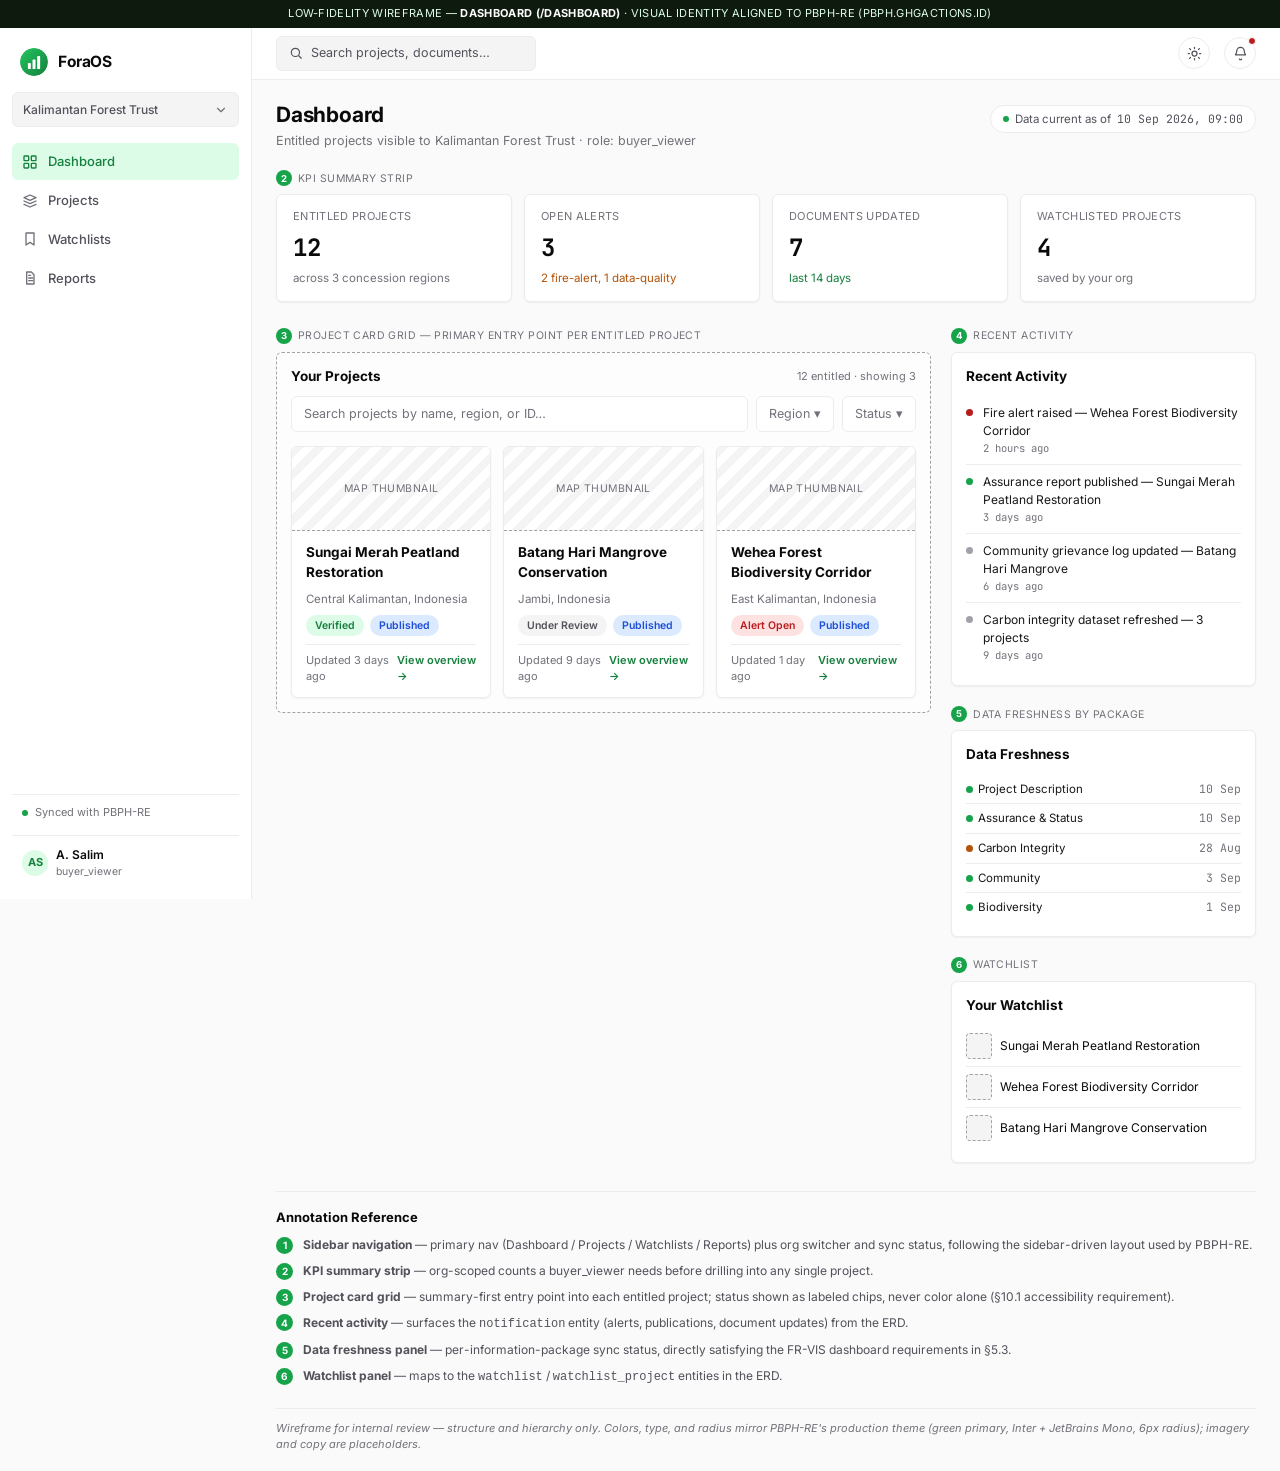
<file: index.html>
<!DOCTYPE html>
<html lang="en">
<head>
<meta charset="UTF-8">
<meta name="viewport" content="width=device-width, initial-scale=1.0">
<title>Wireframe — Dashboard | ForaOS Buyer Platform</title>
<link rel="icon" type="image/svg+xml" href="data:image/svg+xml,%3Csvg%20xmlns%3D%22http%3A//www.w3.org/2000/svg%22%20viewBox%3D%220%200%2032%2032%22%3E%3Ccircle%20cx%3D%2216%22%20cy%3D%2216%22%20r%3D%2216%22%20fill%3D%22%2316a34a%22/%3E%3Crect%20x%3D%229%22%20y%3D%2217%22%20width%3D%223.4%22%20height%3D%227%22%20rx%3D%221%22%20fill%3D%22%23fff%22/%3E%3Crect%20x%3D%2214.3%22%20y%3D%2213%22%20width%3D%223.4%22%20height%3D%2211%22%20rx%3D%221%22%20fill%3D%22%23fff%22/%3E%3Crect%20x%3D%2219.6%22%20y%3D%229%22%20width%3D%223.4%22%20height%3D%2215%22%20rx%3D%221%22%20fill%3D%22%23fff%22/%3E%3C/svg%3E">
<link rel="preconnect" href="https://fonts.googleapis.com">
<link rel="preconnect" href="https://fonts.gstatic.com" crossorigin>
<link href="https://fonts.googleapis.com/css2?family=Inter:wght@400;500;600;700&family=JetBrains+Mono:wght@400;500;600&display=swap" rel="stylesheet">
<link rel="stylesheet" href="./style.css">
</head>
<body>

<div class="wf-chrome-note">Low-fidelity wireframe &mdash; <strong>Dashboard (/dashboard)</strong> &middot; visual identity aligned to PBPH-RE (pbph.ghgactions.id)</div>

<div class="shell">
  <aside class="sidebar">
    <div class="sidebar-brand">
      <svg class="brand-mark" viewBox="0 0 32 32" aria-label="ForaOS">
        <defs>
          <linearGradient id="mark" x1="0" y1="0" x2="1" y2="1">
            <stop offset="0" stop-color="#22c55e"/>
            <stop offset="1" stop-color="#15803d"/>
          </linearGradient>
        </defs>
        <circle cx="16" cy="16" r="16" fill="url(#mark)"/>
        <rect x="9" y="17" width="3.4" height="7" rx="1" fill="#fff"/>
        <rect x="14.3" y="13" width="3.4" height="11" rx="1" fill="#fff"/>
        <rect x="19.6" y="9" width="3.4" height="15" rx="1" fill="#fff"/>
      </svg>
      <div class="wordmark">ForaOS</div>
    </div>

    <div class="org-switch">
      Kalimantan Forest Trust
      <svg viewBox="0 0 24 24" fill="none" stroke="currentColor" stroke-width="2" stroke-linecap="round" stroke-linejoin="round"><path d="M6 9l6 6 6-6"/></svg>
    </div>

    <nav class="sidebar-nav">
      <a class="active" href="index.html">
        <svg viewBox="0 0 24 24" fill="none" stroke="currentColor" stroke-width="2" stroke-linecap="round" stroke-linejoin="round"><rect x="3" y="3" width="7" height="7" rx="1"/><rect x="14" y="3" width="7" height="7" rx="1"/><rect x="3" y="14" width="7" height="7" rx="1"/><rect x="14" y="14" width="7" height="7" rx="1"/></svg>
        Dashboard
      </a>
      <a href="project-overview.html">
        <svg viewBox="0 0 24 24" fill="none" stroke="currentColor" stroke-width="2" stroke-linecap="round" stroke-linejoin="round"><path d="M3 7l9-4 9 4-9 4-9-4z"/><path d="M3 12l9 4 9-4"/><path d="M3 17l9 4 9-4"/></svg>
        Projects
      </a>
      <a href="watchlist.html">
        <svg viewBox="0 0 24 24" fill="none" stroke="currentColor" stroke-width="2" stroke-linecap="round" stroke-linejoin="round"><path d="M6 3h12v18l-6-4-6 4V3z"/></svg>
        Watchlists
      </a>
      <a href="#">
        <svg viewBox="0 0 24 24" fill="none" stroke="currentColor" stroke-width="2" stroke-linecap="round" stroke-linejoin="round"><path d="M7 3h7l4 4v14H7V3z"/><path d="M10 12h6M10 16h6M10 8h3"/></svg>
        Reports
      </a>
    </nav>

    <div class="sidebar-spacer"></div>

    <div class="sidebar-sync"><span class="pulse"></span> Synced with PBPH-RE</div>
    <div class="sidebar-user">
      <div class="avatar">AS</div>
      <div>
        <div class="who">A. Salim</div>
        <div class="role">buyer_viewer</div>
      </div>
    </div>
  </aside>

  <div class="main">
    <div class="topbar-slim">
      <div class="search-box">
        <svg viewBox="0 0 24 24" fill="none" stroke="currentColor" stroke-width="2" stroke-linecap="round" stroke-linejoin="round"><circle cx="11" cy="11" r="7"/><path d="M21 21l-4.3-4.3"/></svg>
        Search projects, documents…
      </div>
      <div class="topbar-right">
        <button class="icon-btn" id="theme-toggle" type="button" aria-label="Toggle dark mode" onclick="document.documentElement.classList.toggle('dark')" style="background:none;padding:0;font:inherit;">
          <svg viewBox="0 0 24 24" fill="none" stroke="currentColor" stroke-width="2" stroke-linecap="round" stroke-linejoin="round"><circle cx="12" cy="12" r="4"/><path d="M12 2v2M12 20v2M4.2 4.2l1.4 1.4M18.4 18.4l1.4 1.4M2 12h2M20 12h2M4.2 19.8l1.4-1.4M18.4 5.6l1.4-1.4"/></svg>
        </button>
        <div class="icon-btn">
          <svg viewBox="0 0 24 24" fill="none" stroke="currentColor" stroke-width="2" stroke-linecap="round" stroke-linejoin="round"><path d="M18 8a6 6 0 10-12 0c0 4-2 5-2 6h16c0-1-2-2-2-6z"/><path d="M10.3 21a2 2 0 003.4 0"/></svg>
          <span class="dot"></span>
        </div>
      </div>
    </div>

    <main class="page">

      <div class="page-head">
        <div>
          <h1>Dashboard</h1>
          <p class="sub">Entitled projects visible to Kalimantan Forest Trust &middot; role: buyer_viewer</p>
        </div>
        <div class="freshness"><span class="pulse"></span> Data current as of <span class="mono">10 Sep 2026, 09:00</span></div>
      </div>

      <!-- KPI row -->
      <div class="wf-tag"><span class="badge">2</span> KPI summary strip</div>
      <section class="kpi-row">
        <div class="kpi-card">
          <div class="kpi-label">Entitled Projects</div>
          <div class="kpi-value mono">12</div>
          <div class="kpi-delta">across 3 concession regions</div>
        </div>
        <div class="kpi-card">
          <div class="kpi-label">Open Alerts</div>
          <div class="kpi-value mono">3</div>
          <div class="kpi-delta warn">2 fire-alert, 1 data-quality</div>
        </div>
        <div class="kpi-card">
          <div class="kpi-label">Documents Updated</div>
          <div class="kpi-value mono">7</div>
          <div class="kpi-delta good">last 14 days</div>
        </div>
        <div class="kpi-card">
          <div class="kpi-label">Watchlisted Projects</div>
          <div class="kpi-value mono">4</div>
          <div class="kpi-delta">saved by your org</div>
        </div>
      </section>

      <div class="layout-2col">
        <!-- main column -->
        <div class="stack">
          <div>
            <div class="wf-tag"><span class="badge">3</span> Project card grid — primary entry point per entitled project</div>
            <div class="frame">
              <div class="section-title">Your Projects <span class="hint">12 entitled &middot; showing 3</span></div>
              <div class="search-row">
                <div class="search-input">Search projects by name, region, or ID…</div>
                <div class="filter-chip">Region ▾</div>
                <div class="filter-chip">Status ▾</div>
              </div>
              <div class="project-grid">
                <article class="project-card">
                  <div class="map-thumb">Map thumbnail</div>
                  <div class="body">
                    <div class="name">Sungai Merah Peatland Restoration</div>
                    <div class="loc">Central Kalimantan, Indonesia</div>
                    <div class="badge-row">
                      <span class="chip good">Verified</span>
                      <span class="chip info">Published</span>
                    </div>
                    <div class="card-foot"><span>Updated 3 days ago</span><span class="link">View overview →</span></div>
                  </div>
                </article>
                <article class="project-card">
                  <div class="map-thumb">Map thumbnail</div>
                  <div class="body">
                    <div class="name">Batang Hari Mangrove Conservation</div>
                    <div class="loc">Jambi, Indonesia</div>
                    <div class="badge-row">
                      <span class="chip neutral">Under Review</span>
                      <span class="chip info">Published</span>
                    </div>
                    <div class="card-foot"><span>Updated 9 days ago</span><span class="link">View overview →</span></div>
                  </div>
                </article>
                <article class="project-card">
                  <div class="map-thumb">Map thumbnail</div>
                  <div class="body">
                    <div class="name">Wehea Forest Biodiversity Corridor</div>
                    <div class="loc">East Kalimantan, Indonesia</div>
                    <div class="badge-row">
                      <span class="chip danger">Alert Open</span>
                      <span class="chip info">Published</span>
                    </div>
                    <div class="card-foot"><span>Updated 1 day ago</span><span class="link">View overview →</span></div>
                  </div>
                </article>
              </div>
            </div>
          </div>
        </div>

        <!-- sidebar -->
        <div class="stack">
          <div>
            <div class="wf-tag"><span class="badge">4</span> Recent activity</div>
            <div class="panel">
              <div class="section-title">Recent Activity</div>
              <div class="activity-row">
                <span class="activity-dot warn"></span>
                <div>
                  <div class="activity-text">Fire alert raised — Wehea Forest Biodiversity Corridor</div>
                  <div class="activity-time mono">2 hours ago</div>
                </div>
              </div>
              <div class="activity-row">
                <span class="activity-dot accent"></span>
                <div>
                  <div class="activity-text">Assurance report published — Sungai Merah Peatland Restoration</div>
                  <div class="activity-time mono">3 days ago</div>
                </div>
              </div>
              <div class="activity-row">
                <span class="activity-dot"></span>
                <div>
                  <div class="activity-text">Community grievance log updated — Batang Hari Mangrove</div>
                  <div class="activity-time mono">6 days ago</div>
                </div>
              </div>
              <div class="activity-row">
                <span class="activity-dot"></span>
                <div>
                  <div class="activity-text">Carbon integrity dataset refreshed — 3 projects</div>
                  <div class="activity-time mono">9 days ago</div>
                </div>
              </div>
            </div>
          </div>

          <div>
            <div class="wf-tag"><span class="badge">5</span> Data freshness by package</div>
            <div class="panel">
              <div class="section-title">Data Freshness</div>
              <table class="fresh-table">
                <tr><td class="pkg"><span class="status-dot good"></span>Project Description</td><td class="stamp mono">10 Sep</td></tr>
                <tr><td class="pkg"><span class="status-dot good"></span>Assurance &amp; Status</td><td class="stamp mono">10 Sep</td></tr>
                <tr><td class="pkg"><span class="status-dot warn"></span>Carbon Integrity</td><td class="stamp mono">28 Aug</td></tr>
                <tr><td class="pkg"><span class="status-dot good"></span>Community</td><td class="stamp mono">3 Sep</td></tr>
                <tr><td class="pkg"><span class="status-dot good"></span>Biodiversity</td><td class="stamp mono">1 Sep</td></tr>
              </table>
            </div>
          </div>

          <div>
            <div class="wf-tag"><span class="badge">6</span> Watchlist</div>
            <div class="panel">
              <div class="section-title">Your Watchlist</div>
              <div class="watch-row"><span class="watch-thumb"></span>Sungai Merah Peatland Restoration</div>
              <div class="watch-row"><span class="watch-thumb"></span>Wehea Forest Biodiversity Corridor</div>
              <div class="watch-row"><span class="watch-thumb"></span>Batang Hari Mangrove Conservation</div>
            </div>
          </div>
        </div>
      </div>

      <div class="legend">
        <h2>Annotation Reference</h2>
        <ol>
          <li><span class="badge">1</span><div><strong>Sidebar navigation</strong> — primary nav (Dashboard / Projects / Watchlists / Reports) plus org switcher and sync status, following the sidebar-driven layout used by PBPH-RE.</div></li>
          <li><span class="badge">2</span><div><strong>KPI summary strip</strong> — org-scoped counts a buyer_viewer needs before drilling into any single project.</div></li>
          <li><span class="badge">3</span><div><strong>Project card grid</strong> — summary-first entry point into each entitled project; status shown as labeled chips, never color alone (§10.1 accessibility requirement).</div></li>
          <li><span class="badge">4</span><div><strong>Recent activity</strong> — surfaces the <code>notification</code> entity (alerts, publications, document updates) from the ERD.</div></li>
          <li><span class="badge">5</span><div><strong>Data freshness panel</strong> — per-information-package sync status, directly satisfying the FR-VIS dashboard requirements in §5.3.</div></li>
          <li><span class="badge">6</span><div><strong>Watchlist panel</strong> — maps to the <code>watchlist</code> / <code>watchlist_project</code> entities in the ERD.</div></li>
        </ol>
      </div>

      <div class="disclosure">Wireframe for internal review — structure and hierarchy only. Colors, type, and radius mirror PBPH-RE's production theme (green primary, Inter + JetBrains Mono, 6px radius); imagery and copy are placeholders.</div>
    </main>
  </div>
</div>

<script data-pplx-inline-edit>
(function () {
  if (window === window.top) return;

  const allowedParentOrigins = ["https://www.perplexity.ai","https://perplexity.ai","https://testing.perplexity.ai","https://staging.perplexity.ai","https://*.preview.i.perplexity.ai","http://perplexity.localhost","http://localhost:1420","http://127.0.0.1:1420","http://localhost:3000","http://127.0.0.1:3000","http://localhost:5173","http://127.0.0.1:5173"];
  const MAX_FONT_BYTES = 500 * 1024;
  const MAX_TOTAL_FONT_BYTES = 2 * 1024 * 1024;
  let scrollForwarding = false;
  let scrollRaf = 0;
  let trustedTopOrigin = null;

  // Allow entries like "https://*.preview.i.perplexity.ai" — the wildcard
  // matches a single DNS label (no dots), so "https://*.foo" cannot stretch
  // across multiple labels.
  function matchesAllowedOrigin(origin) {
    if (!origin) return false;
    for (const entry of allowedParentOrigins) {
      if (!entry.includes("*")) {
        if (entry === origin) return true;
        continue;
      }
      const pattern = new RegExp(
        "^" +
          entry.replace(/[.+?^${}()|[\]\\]/g, "\\$&").replace(/\*/g, "[^.]+") +
          "$",
      );
      if (pattern.test(origin)) return true;
    }
    return false;
  }

  // Trust decision: when the sender is same-origin-visible (event.origin is a
  // real origin like https://www.perplexity.ai) we trust event.origin directly.
  // When event.origin is "null" (opaque broker srcdoc), we fall back to the
  // broker's stamped `parentOrigin` to identify the top window. The fallback
  // is claim-only — we rely on the browser's native `targetOrigin` enforcement
  // on the response path (see postToTrustedTop) to ensure replies can't be
  // delivered to anyone but the actual top window of that claimed origin.
  function getTrustedParentOrigin(event) {
    const forwardedParentOrigin =
      typeof event.data.parentOrigin === "string" ? event.data.parentOrigin : null;
    const parentOrigin = event.origin === "null" ? forwardedParentOrigin : event.origin;
    return matchesAllowedOrigin(parentOrigin) ? parentOrigin : null;
  }

  // All responses go to window.top with targetOrigin = the allowlisted origin.
  // An attacker that iframes us inside their own null-origin broker can claim
  // any parentOrigin they like, but the browser will drop the reply whenever
  // the real top's origin doesn't match — so the screenshot never leaves.
  function postToTrustedTop(message) {
    if (!trustedTopOrigin) return;
    try {
      window.top.postMessage(message, trustedTopOrigin);
    } catch (_error) {}
  }

  function inlineAll(original, clone) {
    if (original.nodeType !== 1 || clone.nodeType !== 1) return;

    try {
      const computedStyle = getComputedStyle(original);
      // cssText on a computed style is the serialized declaration in modern
      // Chromium/Safari — a single read beats enumerating ~400 longhand
      // properties. Firefox returns "" here, so we fall back on empty.
      const serialized = computedStyle.cssText;
      if (serialized) {
        clone.style.cssText = serialized;
      } else {
        const parts = new Array(computedStyle.length);
        for (let index = 0; index < computedStyle.length; index += 1) {
          const property = computedStyle[index];
          parts[index] = `${property}:${computedStyle.getPropertyValue(property)};`;
        }
        clone.style.cssText = parts.join("");
      }
    } catch (_error) {}

    const originalChildren = original.children;
    const clonedChildren = clone.children;
    for (
      let index = 0;
      index < originalChildren.length && index < clonedChildren.length;
      index += 1
    ) {
      inlineAll(originalChildren[index], clonedChildren[index]);
    }
  }

  function extractFontUrl(srcValue) {
    const matches = [
      ...srcValue.matchAll(
        /url\(["']?([^"')]+)["']?\)(?:\s*format\(["']?([^"')]+)["']?\))?/gi,
      ),
    ];
    if (matches.length === 0) return null;
    const woff2 = matches.find((m) => m[2] && m[2].toLowerCase().includes("woff2"));
    if (woff2) return woff2[1];
    const woff = matches.find((m) => m[2] && m[2].toLowerCase().includes("woff"));
    if (woff) return woff[1];
    return matches[0][1];
  }

  // Cache resolved font URL -> data URI across captures. Fonts on a page
  // essentially never change, and a batch run emits multiple captures back to
  // back — without this we'd refetch + re-base64 every time.
  const fontDataUriCache = new Map();
  const SRC_DECLARATION_RE = /src\s*:\s*[^;}]+/i;

  async function fetchAsDataUri(url) {
    if (fontDataUriCache.has(url)) return fontDataUriCache.get(url);
    let dataUri = null;
    try {
      const response = await fetch(url, { mode: "cors", credentials: "omit" });
      if (response.ok) {
        const blob = await response.blob();
        if (blob.size <= MAX_FONT_BYTES) {
          dataUri = await new Promise((resolve) => {
            const reader = new FileReader();
            reader.onloadend = () =>
              resolve(typeof reader.result === "string" ? reader.result : null);
            reader.onerror = () => resolve(null);
            reader.readAsDataURL(blob);
          });
        }
      }
    } catch (_error) {
      dataUri = null;
    }
    fontDataUriCache.set(url, dataUri);
    return dataUri;
  }

  function collectFontFaceRuleTexts() {
    const rules = [];
    for (const sheet of document.styleSheets) {
      let cssRules;
      try {
        cssRules = sheet.cssRules;
      } catch (_error) {
        continue;
      }
      if (!cssRules) continue;
      for (const rule of cssRules) {
        const cssText = rule.cssText || "";
        if (cssText.startsWith("@font-face")) rules.push(cssText);
      }
    }
    return rules;
  }

  async function buildInlinedFontCss() {
    const ruleTexts = collectFontFaceRuleTexts();
    if (ruleTexts.length === 0) return null;

    const resolved = ruleTexts.map((cssText) => {
      if (!SRC_DECLARATION_RE.test(cssText)) return null;
      const srcMatch = cssText.match(/src\s*:\s*([^;}]+)[;}]/i);
      if (!srcMatch) return null;
      const url = extractFontUrl(srcMatch[1]);
      if (!url) return null;
      try {
        return { cssText, url: new URL(url, document.baseURI).href };
      } catch (_error) {
        return null;
      }
    });

    const dataUris = await Promise.all(
      resolved.map((entry) => (entry ? fetchAsDataUri(entry.url) : Promise.resolve(null))),
    );

    const inlined = [];
    let totalBytes = 0;
    for (let index = 0; index < resolved.length; index += 1) {
      const entry = resolved[index];
      const dataUri = dataUris[index];
      if (!entry || !dataUri) continue;
      const approxBytes = dataUri.length * 0.75;
      if (totalBytes + approxBytes > MAX_TOTAL_FONT_BYTES) break;
      totalBytes += approxBytes;
      inlined.push(entry.cssText.replace(SRC_DECLARATION_RE, `src: url("${dataUri}")`));
    }
    return inlined.length > 0 ? inlined.join("\n") : null;
  }

  function stripExternal(clone) {
    const images = clone.querySelectorAll("img");
    for (let index = 0; index < images.length; index += 1) {
      const src = images[index].getAttribute("src");
      if (src && !src.startsWith("data:")) images[index].removeAttribute("src");
    }

    const elements = clone.querySelectorAll("*");
    for (let index = 0; index < elements.length; index += 1) {
      const style = elements[index].style.cssText;
      if (style && style.includes("url(")) {
        elements[index].style.cssText = style.replace(
          /url\(["']?(?!data:)[^)"']*["']?\)/gi,
          "none",
        );
      }
    }
  }

  function emitScroll() {
    scrollRaf = 0;
    if (!scrollForwarding) return;
    postToTrustedTop({
      type: "INLINE_EDIT_SCROLL",
      scrollX: window.scrollX,
      scrollY: window.scrollY,
    });
  }

  window.addEventListener(
    "scroll",
    function () {
      if (!scrollForwarding || scrollRaf) return;
      scrollRaf = requestAnimationFrame(emitScroll);
    },
    { passive: true, capture: true },
  );

  async function handleCaptureRequest(event) {
    const requestId = event.data.requestId;
    const scrollX = window.scrollX;
    const scrollY = window.scrollY;
    const width = window.innerWidth;
    const height = window.innerHeight;

    function postResult(dataUrl) {
      postToTrustedTop({
        type: "INLINE_EDIT_SCREENSHOT_RESULT",
        requestId,
        dataUrl,
        scrollX,
        scrollY,
      });
    }

    try {
      // Wait for any pending web fonts to resolve so both inline metrics and
      // the @font-face inlining below see the same loaded faces.
      if (document.fonts && document.fonts.ready) {
        try {
          await document.fonts.ready;
        } catch (_error) {}
      }

      const clone = document.documentElement.cloneNode(true);
      inlineAll(document.documentElement, clone);

      const removedNodes = clone.querySelectorAll("script,link[rel=\"stylesheet\"],style");
      for (let index = 0; index < removedNodes.length; index += 1) {
        removedNodes[index].remove();
      }

      stripExternal(clone);

      // Re-embed web fonts as data-URI @font-face rules so the SVG rasterizer
      // can resolve them — external font URLs aren't fetched during
      // foreignObject rendering, which would otherwise force a fallback face
      // and change text metrics.
      const inlinedFontCss = await buildInlinedFontCss();
      if (inlinedFontCss) {
        const styleEl = document.createElement("style");
        styleEl.textContent = inlinedFontCss;
        const head = clone.querySelector("head");
        if (head) head.appendChild(styleEl);
        else clone.insertBefore(styleEl, clone.firstChild);
      }

      const html = new XMLSerializer().serializeToString(clone);
      const svg =
        `<svg xmlns="http://www.w3.org/2000/svg" width="${width}" height="${height}">` +
        '<foreignObject width="100%" height="100%">' +
        `<div xmlns="http://www.w3.org/1999/xhtml" style="width:${width}px;height:${height}px;overflow:hidden">` +
        `<div style="position:relative;left:-${scrollX}px;top:-${scrollY}px">` +
        html +
        "</div></div></foreignObject></svg>";
      const svgUrl = `data:image/svg+xml;charset=utf-8,${encodeURIComponent(svg)}`;
      const image = new Image();
      image.onload = function () {
        const canvas = document.createElement("canvas");
        canvas.width = width;
        canvas.height = height;
        canvas.getContext("2d").drawImage(image, 0, 0);
        postResult(canvas.toDataURL("image/png"));
      };
      image.onerror = function () {
        postResult(null);
      };
      image.src = svgUrl;
    } catch (_error) {
      postResult(null);
    }
  }

  window.addEventListener("message", function (event) {
    if (!event.data) return;
    // Only accept messages from the direct parent frame. Blocks sibling /
    // unrelated-window postMessage senders that could otherwise reach us.
    if (event.source !== window.parent) return;

    const trustedParentOrigin = getTrustedParentOrigin(event);
    if (!trustedParentOrigin) return;
    trustedTopOrigin = trustedParentOrigin;

    if (event.data.type === "INLINE_EDIT_SCROLL_START") {
      scrollForwarding = true;
      emitScroll();
      return;
    }

    if (event.data.type === "INLINE_EDIT_SCROLL_STOP") {
      scrollForwarding = false;
      if (scrollRaf) cancelAnimationFrame(scrollRaf);
      scrollRaf = 0;
      return;
    }

    if (event.data.type !== "INLINE_EDIT_CAPTURE_REQUEST") return;

    handleCaptureRequest(event);
  });
})();


</script><script src="./watchlist.js"></script>
</body>
</html>
</file>
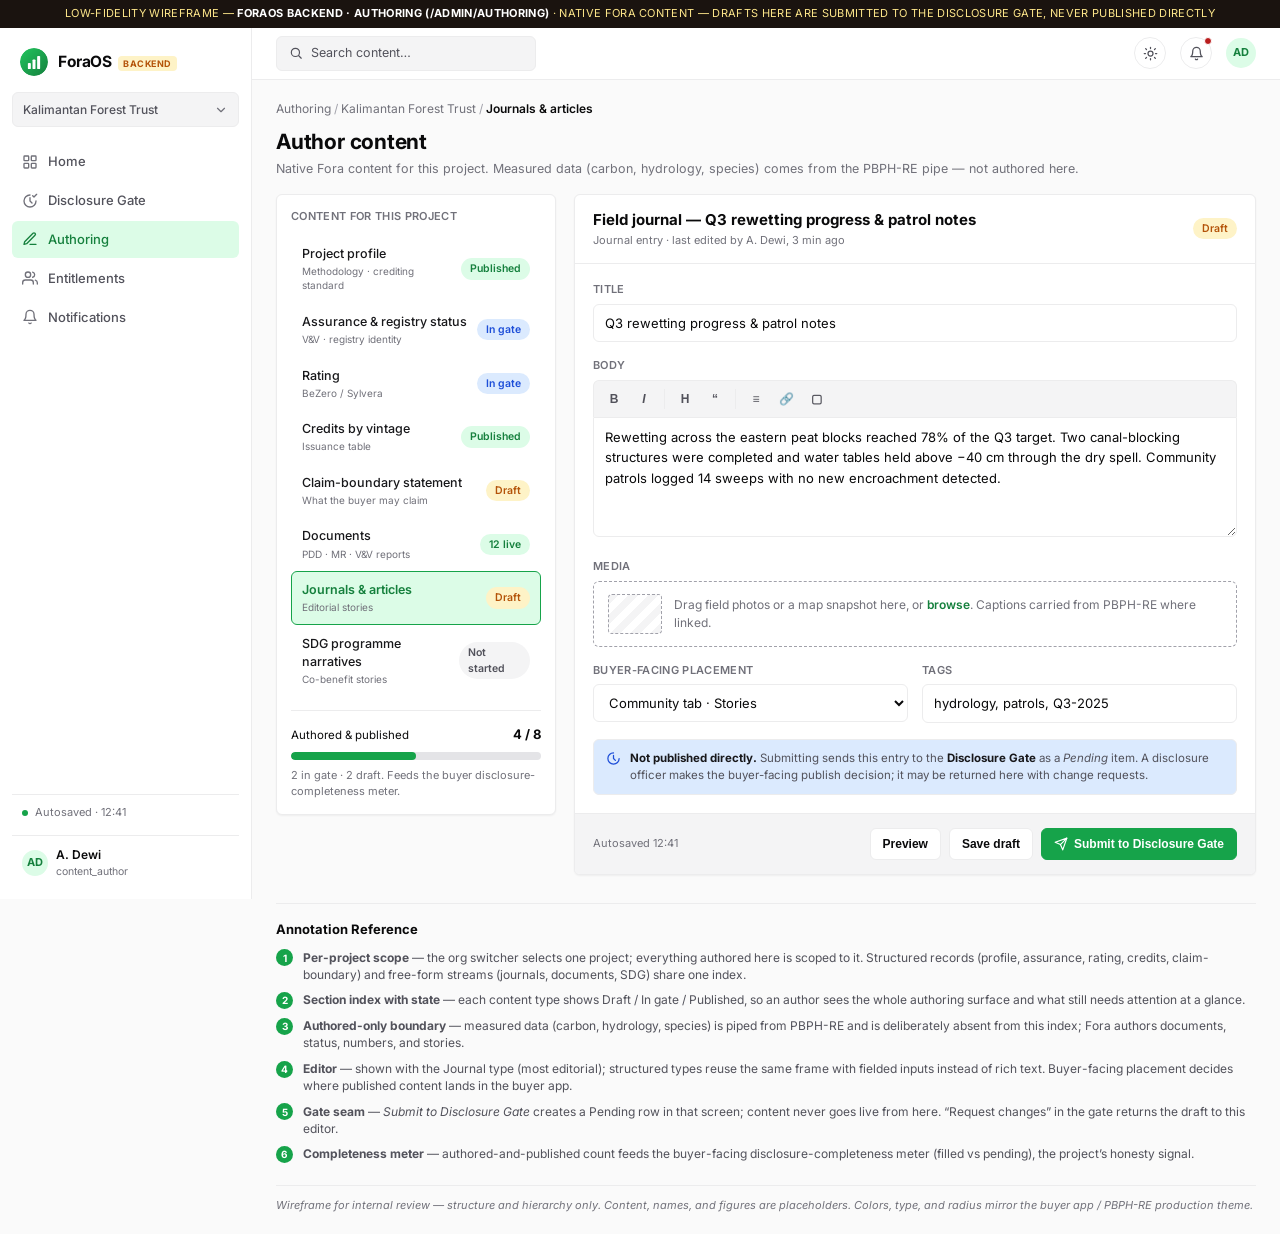
<file: admin-authoring.html>
<!DOCTYPE html>
<html lang="en">
<head>
<meta charset="UTF-8">
<meta name="viewport" content="width=device-width, initial-scale=1.0">
<title>Wireframe — Authoring | ForaOS Backend</title>
<link rel="icon" type="image/svg+xml" href="data:image/svg+xml,%3Csvg%20xmlns%3D%22http%3A//www.w3.org/2000/svg%22%20viewBox%3D%220%200%2032%2032%22%3E%3Ccircle%20cx%3D%2216%22%20cy%3D%2216%22%20r%3D%2216%22%20fill%3D%22%2316a34a%22/%3E%3Crect%20x%3D%229%22%20y%3D%2217%22%20width%3D%223.4%22%20height%3D%227%22%20rx%3D%221%22%20fill%3D%22%23fff%22/%3E%3Crect%20x%3D%2214.3%22%20y%3D%2213%22%20width%3D%223.4%22%20height%3D%2211%22%20rx%3D%221%22%20fill%3D%22%23fff%22/%3E%3Crect%20x%3D%2219.6%22%20y%3D%229%22%20width%3D%223.4%22%20height%3D%2215%22%20rx%3D%221%22%20fill%3D%22%23fff%22/%3E%3C/svg%3E">
<link rel="preconnect" href="https://fonts.googleapis.com">
<link rel="preconnect" href="https://fonts.gstatic.com" crossorigin>
<link href="https://fonts.googleapis.com/css2?family=Inter:wght@400;500;600;700&family=JetBrains+Mono:wght@400;500;600&display=swap" rel="stylesheet">
<link rel="stylesheet" href="./style.css">
<style>
  /* ---- backend-only additions (buyer stylesheet untouched) ---- */
  .brand-env {
    font-size: 9px; font-weight: 700; letter-spacing: .06em; text-transform: uppercase;
    color: var(--warn); background: var(--warn-soft); border-radius: 4px; padding: 2px 5px; margin-left: 6px;
  }
  .wf-chrome-note.backend { background: #1a130f; color: #fde68a; }
  html.dark .wf-chrome-note.backend { background: #150f06; color: #fcd34d; }

  .author-layout { display: grid; grid-template-columns: 280px 1fr; gap: 18px; align-items: start; }

  /* section index */
  .sec-index { display: flex; flex-direction: column; }
  .sec-index .idx-head { font-size: 11px; text-transform: uppercase; letter-spacing: .03em; color: var(--gray-500); font-weight: 600; margin: 0 0 10px; }
  .sec-item {
    display: flex; align-items: center; justify-content: space-between; gap: 8px;
    padding: 9px 10px; border-radius: var(--radius); cursor: pointer; border: 1px solid transparent;
    transition: background-color .12s ease, border-color .12s ease;
  }
  .sec-item:hover { background: var(--gray-100); }
  .sec-item.on { background: var(--accent-soft); border-color: var(--accent); }
  .sec-item .nm { font-size: 12.5px; font-weight: 500; color: var(--gray-900); }
  .sec-item .kind { font-size: 10px; color: var(--gray-500); margin-top: 1px; }
  .sec-item.on .nm { color: var(--accent-text); font-weight: 600; }
  .idx-meter { margin-top: 14px; padding-top: 14px; border-top: 1px solid var(--border-c); }

  /* editor */
  .editor { background: var(--surface); border: 1px solid var(--border-c); border-radius: var(--radius); box-shadow: var(--shadow-sm); overflow: hidden; }
  .ed-head { display: flex; align-items: center; justify-content: space-between; gap: 10px; padding: 14px 18px; border-bottom: 1px solid var(--border-c); }
  .ed-head .t { font-size: 15px; font-weight: 700; }
  .ed-head .k { font-size: 11px; color: var(--gray-500); margin-top: 2px; }
  .ed-body { padding: 18px; display: flex; flex-direction: column; gap: 16px; }

  .ed-field label { display: block; font-size: 11px; text-transform: uppercase; letter-spacing: .03em; color: var(--gray-500); font-weight: 600; margin-bottom: 6px; }
  .ed-input, .ed-select, .ed-textarea {
    width: 100%; border: 1px solid var(--border-c); border-radius: var(--radius); background: var(--surface);
    font: inherit; font-size: 13px; color: var(--ink); padding: 9px 11px;
  }
  .ed-input::placeholder, .ed-textarea::placeholder { color: var(--gray-400); }
  .ed-textarea { min-height: 120px; resize: vertical; line-height: 1.55; }

  .ed-toolbar { display: flex; gap: 2px; border: 1px solid var(--border-c); border-bottom: none; border-radius: var(--radius) var(--radius) 0 0; padding: 5px 6px; background: var(--gray-100); }
  .ed-toolbar + .ed-textarea { border-radius: 0 0 var(--radius) var(--radius); }
  .tb-btn { width: 28px; height: 26px; border-radius: 4px; border: none; background: none; color: var(--gray-700); cursor: pointer; display: inline-flex; align-items: center; justify-content: center; font-size: 12px; font-weight: 700; }
  .tb-btn:hover { background: var(--gray-200); }
  .tb-sep { width: 1px; background: var(--border-c); margin: 3px 4px; }

  .media-attach {
    display: flex; align-items: center; gap: 12px; border: 1px dashed var(--line); border-radius: var(--radius);
    padding: 12px 14px; background: rgba(255,255,255,.5); font-size: 12px; color: var(--gray-500);
  }
  .media-thumb { width: 54px; height: 40px; border-radius: 4px; flex-shrink: 0; border: 1px dashed var(--line);
    background: repeating-linear-gradient(135deg, var(--gray-100), var(--gray-100) 7px, #fff 7px, #fff 14px); }

  .ed-grid2 { display: grid; grid-template-columns: 1fr 1fr; gap: 14px; }

  .gate-callout {
    display: flex; align-items: flex-start; gap: 9px; font-size: 11.5px; line-height: 1.45; color: var(--gray-700);
    background: var(--info-soft); border: 1px solid var(--border-c); border-radius: var(--radius); padding: 10px 12px;
  }
  .gate-callout svg { flex-shrink: 0; margin-top: 1px; color: var(--info); }
  .gate-callout strong { color: var(--gray-900); }

  .ed-actions { display: flex; align-items: center; gap: 8px; padding: 14px 18px; border-top: 1px solid var(--border-c); background: var(--gray-100); }
  .ed-actions .spacer { flex: 1; }
  .ed-saved { font-size: 11px; color: var(--gray-500); }

  @media (max-width: 900px) {
    .author-layout { grid-template-columns: 1fr; }
    .ed-grid2 { grid-template-columns: 1fr; }
  }
</style>
</head>
<body>

<div class="wf-chrome-note backend">Low-fidelity wireframe &mdash; <strong>ForaOS Backend · Authoring (/admin/authoring)</strong> &middot; native Fora content &mdash; drafts here are submitted to the Disclosure Gate, never published directly</div>

<div class="shell">
  <aside class="sidebar">
    <div class="sidebar-brand">
      <svg class="brand-mark" viewBox="0 0 32 32" aria-label="ForaOS">
        <defs>
          <linearGradient id="mark" x1="0" y1="0" x2="1" y2="1">
            <stop offset="0" stop-color="#22c55e"/>
            <stop offset="1" stop-color="#15803d"/>
          </linearGradient>
        </defs>
        <circle cx="16" cy="16" r="16" fill="url(#mark)"/>
        <rect x="9" y="17" width="3.4" height="7" rx="1" fill="#fff"/>
        <rect x="14.3" y="13" width="3.4" height="11" rx="1" fill="#fff"/>
        <rect x="19.6" y="9" width="3.4" height="15" rx="1" fill="#fff"/>
      </svg>
      <div class="wordmark">ForaOS<span class="brand-env">Backend</span></div>
    </div>

    <div class="org-switch">
      Kalimantan Forest Trust
      <svg viewBox="0 0 24 24" fill="none" stroke="currentColor" stroke-width="2" stroke-linecap="round" stroke-linejoin="round"><path d="M6 9l6 6 6-6"/></svg>
    </div>

    <nav class="sidebar-nav">
      <a href="#">
        <svg viewBox="0 0 24 24" fill="none" stroke="currentColor" stroke-width="2" stroke-linecap="round" stroke-linejoin="round"><rect x="3" y="3" width="7" height="7" rx="1"/><rect x="14" y="3" width="7" height="7" rx="1"/><rect x="3" y="14" width="7" height="7" rx="1"/><rect x="14" y="14" width="7" height="7" rx="1"/></svg>
        Home
      </a>
      <a href="admin-disclosure.html">
        <svg viewBox="0 0 24 24" fill="none" stroke="currentColor" stroke-width="2" stroke-linecap="round" stroke-linejoin="round"><path d="M12 3a9 9 0 1 0 9 9"/><path d="M12 7v5l3 3"/><path d="M16 4l2 2 4-4"/></svg>
        Disclosure Gate
      </a>
      <a class="active" href="admin-authoring.html">
        <svg viewBox="0 0 24 24" fill="none" stroke="currentColor" stroke-width="2" stroke-linecap="round" stroke-linejoin="round"><path d="M12 20h9"/><path d="M16.5 3.5a2.12 2.12 0 0 1 3 3L7 19l-4 1 1-4 12.5-12.5z"/></svg>
        Authoring
      </a>
      <a href="#">
        <svg viewBox="0 0 24 24" fill="none" stroke="currentColor" stroke-width="2" stroke-linecap="round" stroke-linejoin="round"><path d="M17 21v-2a4 4 0 0 0-4-4H5a4 4 0 0 0-4 4v2"/><circle cx="9" cy="7" r="4"/><path d="M23 21v-2a4 4 0 0 0-3-3.87"/><path d="M16 3.13a4 4 0 0 1 0 7.75"/></svg>
        Entitlements
      </a>
      <a href="#">
        <svg viewBox="0 0 24 24" fill="none" stroke="currentColor" stroke-width="2" stroke-linecap="round" stroke-linejoin="round"><path d="M18 8a6 6 0 0 0-12 0c0 7-3 9-3 9h18s-3-2-3-9"/><path d="M13.73 21a2 2 0 0 1-3.46 0"/></svg>
        Notifications
      </a>
    </nav>

    <div class="sidebar-spacer"></div>

    <div class="sidebar-sync"><span class="pulse"></span> Autosaved · 12:41</div>
    <div class="sidebar-user">
      <div class="avatar">AD</div>
      <div>
        <div class="who">A. Dewi</div>
        <div class="role">content_author</div>
      </div>
    </div>
  </aside>

  <div class="main">
    <div class="topbar-slim">
      <div class="search-box">
        <svg viewBox="0 0 24 24" fill="none" stroke="currentColor" stroke-width="2" stroke-linecap="round" stroke-linejoin="round"><circle cx="11" cy="11" r="7"/><path d="M21 21l-4.3-4.3"/></svg>
        Search content…
      </div>
      <div class="topbar-right">
        <button class="icon-btn" id="theme-toggle" type="button" aria-label="Toggle dark mode" onclick="document.documentElement.classList.toggle('dark')" style="background:none;padding:0;font:inherit;">
          <svg viewBox="0 0 24 24" fill="none" stroke="currentColor" stroke-width="2" stroke-linecap="round" stroke-linejoin="round"><circle cx="12" cy="12" r="4"/><path d="M12 2v2M12 20v2M4.2 4.2l1.4 1.4M18.4 18.4l1.4 1.4M2 12h2M20 12h2M4.2 19.8l1.4-1.4M18.4 5.6l1.4-1.4"/></svg>
        </button>
        <div class="icon-btn"><span class="dot"></span>
          <svg viewBox="0 0 24 24" fill="none" stroke="currentColor" stroke-width="2" stroke-linecap="round" stroke-linejoin="round"><path d="M18 8a6 6 0 0 0-12 0c0 7-3 9-3 9h18s-3-2-3-9"/><path d="M13.73 21a2 2 0 0 1-3.46 0"/></svg>
        </div>
        <div class="avatar">AD</div>
      </div>
    </div>

    <main class="page">
      <div class="breadcrumb">Authoring <span style="color:var(--gray-400)">/</span> Kalimantan Forest Trust <span style="color:var(--gray-400)">/</span> <span class="cur">Journals &amp; articles</span></div>

      <div class="page-head">
        <div>
          <h1>Author content</h1>
          <p class="sub">Native Fora content for this project. Measured data (carbon, hydrology, species) comes from the PBPH-RE pipe &mdash; not authored here.</p>
        </div>
      </div>

      <div class="author-layout">
        <!-- LEFT: section index -->
        <aside class="panel sec-index" aria-label="Authorable sections">
          <div class="idx-head">Content for this project</div>

          <div class="sec-item">
            <div><div class="nm">Project profile</div><div class="kind">Methodology · crediting standard</div></div>
            <span class="chip good">Published</span>
          </div>
          <div class="sec-item">
            <div><div class="nm">Assurance &amp; registry status</div><div class="kind">V&amp;V · registry identity</div></div>
            <span class="chip info">In gate</span>
          </div>
          <div class="sec-item">
            <div><div class="nm">Rating</div><div class="kind">BeZero / Sylvera</div></div>
            <span class="chip info">In gate</span>
          </div>
          <div class="sec-item">
            <div><div class="nm">Credits by vintage</div><div class="kind">Issuance table</div></div>
            <span class="chip good">Published</span>
          </div>
          <div class="sec-item">
            <div><div class="nm">Claim-boundary statement</div><div class="kind">What the buyer may claim</div></div>
            <span class="chip warn">Draft</span>
          </div>
          <div class="sec-item">
            <div><div class="nm">Documents</div><div class="kind">PDD · MR · V&amp;V reports</div></div>
            <span class="chip good">12 live</span>
          </div>
          <div class="sec-item on">
            <div><div class="nm">Journals &amp; articles</div><div class="kind">Editorial stories</div></div>
            <span class="chip warn">Draft</span>
          </div>
          <div class="sec-item">
            <div><div class="nm">SDG programme narratives</div><div class="kind">Co-benefit stories</div></div>
            <span class="chip neutral">Not started</span>
          </div>

          <div class="idx-meter">
            <div class="meter">
              <div class="meter-head"><span>Authored &amp; published</span><span class="count">4 / 8</span></div>
              <div class="meter-track"><div class="meter-fill" style="width:50%"></div></div>
              <div class="meter-note">2 in gate · 2 draft. Feeds the buyer disclosure-completeness meter.</div>
            </div>
          </div>
        </aside>

        <!-- MAIN: editor -->
        <section class="editor" aria-label="Editor">
          <div class="ed-head">
            <div>
              <div class="t">Field journal — Q3 rewetting progress &amp; patrol notes</div>
              <div class="k">Journal entry · last edited by A. Dewi, 3 min ago</div>
            </div>
            <span class="chip warn">Draft</span>
          </div>

          <div class="ed-body">
            <div class="ed-field">
              <label>Title</label>
              <input class="ed-input" type="text" value="Q3 rewetting progress & patrol notes">
            </div>

            <div class="ed-field">
              <label>Body</label>
              <div class="ed-toolbar">
                <button class="tb-btn" type="button" style="font-weight:800;">B</button>
                <button class="tb-btn" type="button" style="font-style:italic;">I</button>
                <span class="tb-sep"></span>
                <button class="tb-btn" type="button">H</button>
                <button class="tb-btn" type="button">&ldquo;</button>
                <span class="tb-sep"></span>
                <button class="tb-btn" type="button" aria-label="list">&#8801;</button>
                <button class="tb-btn" type="button" aria-label="link">&#128279;</button>
                <button class="tb-btn" type="button" aria-label="image">&#9634;</button>
              </div>
              <textarea class="ed-textarea">Rewetting across the eastern peat blocks reached 78% of the Q3 target. Two canal-blocking structures were completed and water tables held above −40 cm through the dry spell. Community patrols logged 14 sweeps with no new encroachment detected.</textarea>
            </div>

            <div class="ed-field">
              <label>Media</label>
              <div class="media-attach">
                <div class="media-thumb"></div>
                <div>Drag field photos or a map snapshot here, or <span style="color:var(--accent-text);font-weight:600;cursor:pointer;">browse</span>. Captions carried from PBPH-RE where linked.</div>
              </div>
            </div>

            <div class="ed-grid2">
              <div class="ed-field">
                <label>Buyer-facing placement</label>
                <select class="ed-select">
                  <option>Community tab · Stories</option>
                  <option>Project overview · Journal</option>
                  <option>Biodiversity tab · Stories</option>
                </select>
              </div>
              <div class="ed-field">
                <label>Tags</label>
                <input class="ed-input" type="text" value="hydrology, patrols, Q3-2025">
              </div>
            </div>

            <div class="gate-callout">
              <svg viewBox="0 0 24 24" width="15" height="15" fill="none" stroke="currentColor" stroke-width="2" stroke-linecap="round" stroke-linejoin="round"><path d="M12 3a9 9 0 1 0 9 9"/><path d="M12 7v5l3 3"/></svg>
              <span><strong>Not published directly.</strong> Submitting sends this entry to the <strong>Disclosure Gate</strong> as a <em>Pending</em> item. A disclosure officer makes the buyer-facing publish decision; it may be returned here with change requests.</span>
            </div>
          </div>

          <div class="ed-actions">
            <span class="ed-saved">Autosaved 12:41</span>
            <div class="spacer"></div>
            <button class="btn" type="button">Preview</button>
            <button class="btn" type="button">Save draft</button>
            <button class="btn primary" type="button">
              <svg viewBox="0 0 24 24" fill="none" stroke="currentColor" stroke-width="2" stroke-linecap="round" stroke-linejoin="round"><path d="M22 2L11 13"/><path d="M22 2l-7 20-4-9-9-4 20-7z"/></svg>
              Submit to Disclosure Gate
            </button>
          </div>
        </section>
      </div>

      <div class="legend">
        <h2>Annotation Reference</h2>
        <ol>
          <li><span class="badge">1</span><div><strong>Per-project scope</strong> — the org switcher selects one project; everything authored here is scoped to it. Structured records (profile, assurance, rating, credits, claim-boundary) and free-form streams (journals, documents, SDG) share one index.</div></li>
          <li><span class="badge">2</span><div><strong>Section index with state</strong> — each content type shows Draft / In gate / Published, so an author sees the whole authoring surface and what still needs attention at a glance.</div></li>
          <li><span class="badge">3</span><div><strong>Authored-only boundary</strong> — measured data (carbon, hydrology, species) is piped from PBPH-RE and is deliberately absent from this index; Fora authors documents, status, numbers, and stories.</div></li>
          <li><span class="badge">4</span><div><strong>Editor</strong> — shown with the Journal type (most editorial); structured types reuse the same frame with fielded inputs instead of rich text. Buyer-facing placement decides where published content lands in the buyer app.</div></li>
          <li><span class="badge">5</span><div><strong>Gate seam</strong> — <em>Submit to Disclosure Gate</em> creates a Pending row in that screen; content never goes live from here. &ldquo;Request changes&rdquo; in the gate returns the draft to this editor.</div></li>
          <li><span class="badge">6</span><div><strong>Completeness meter</strong> — authored-and-published count feeds the buyer-facing disclosure-completeness meter (filled vs pending), the project&rsquo;s honesty signal.</div></li>
        </ol>
      </div>

      <div class="disclosure">Wireframe for internal review — structure and hierarchy only. Content, names, and figures are placeholders. Colors, type, and radius mirror the buyer app / PBPH-RE production theme.</div>
    </main>
  </div>
</div>

</body>
</html>
</file>
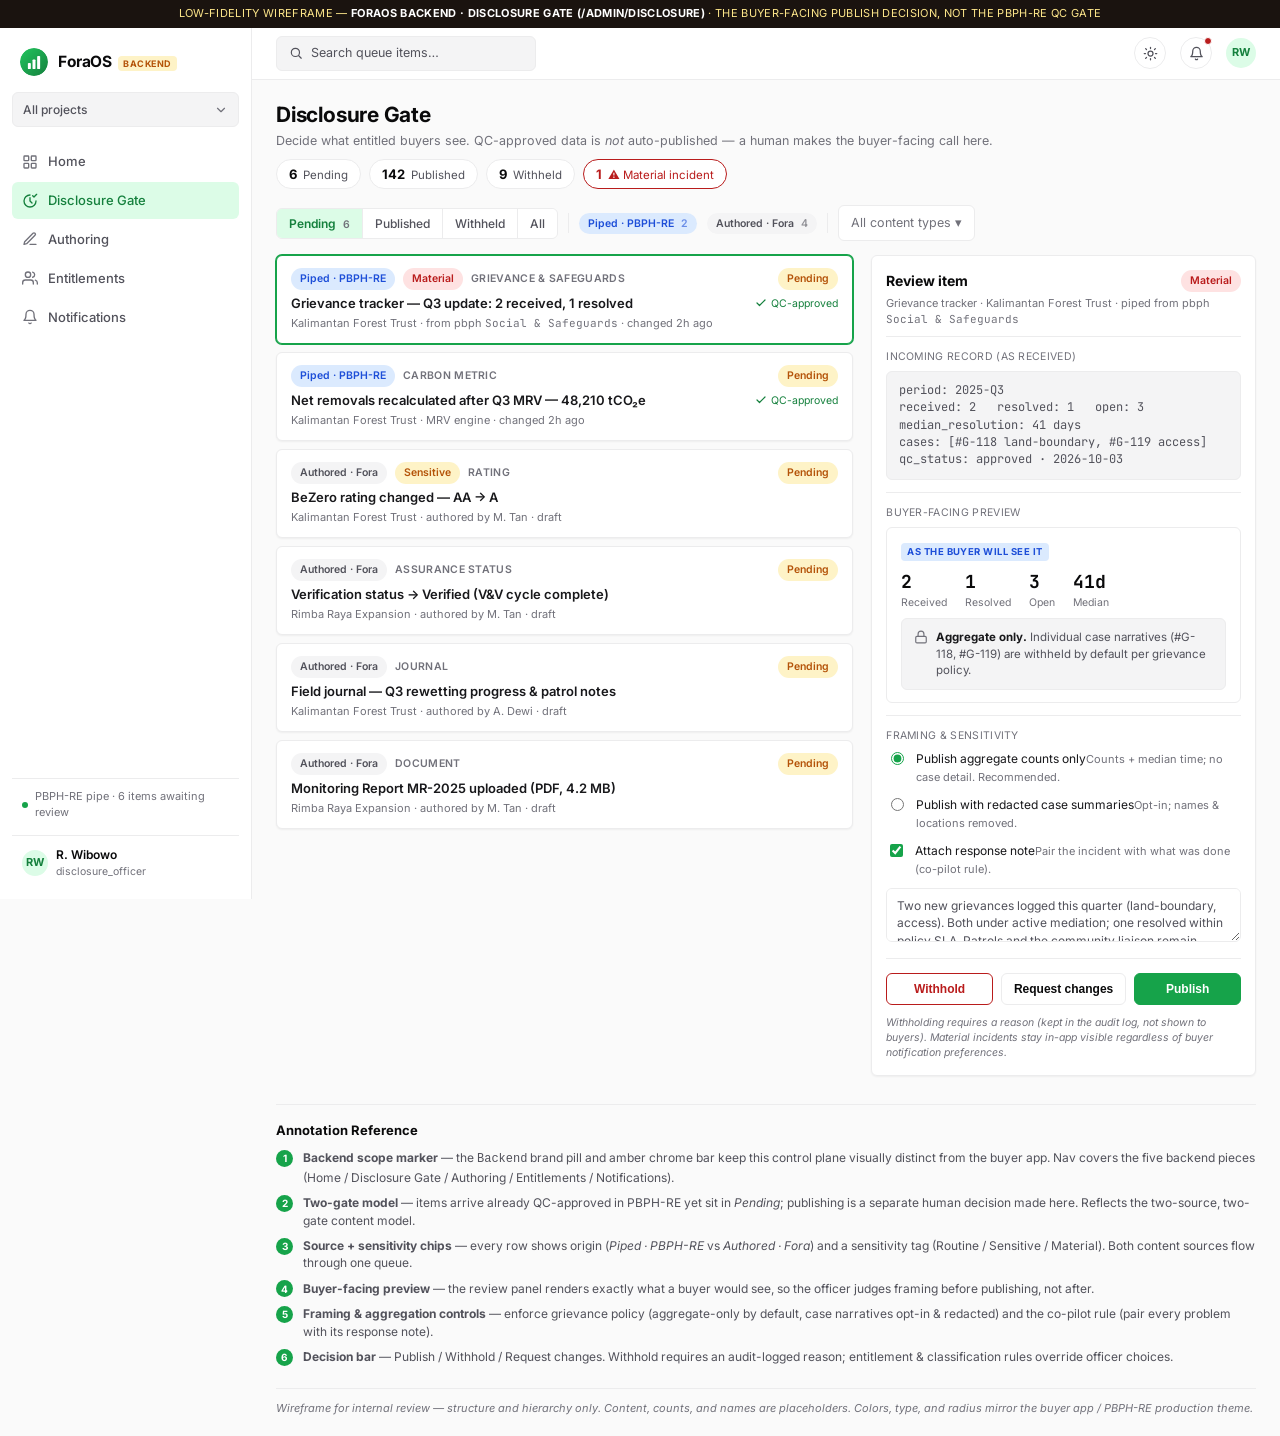
<file: admin-disclosure.html>
<!DOCTYPE html>
<html lang="en">
<head>
<meta charset="UTF-8">
<meta name="viewport" content="width=device-width, initial-scale=1.0">
<title>Wireframe — Disclosure Gate | ForaOS Backend</title>
<link rel="icon" type="image/svg+xml" href="data:image/svg+xml,%3Csvg%20xmlns%3D%22http%3A//www.w3.org/2000/svg%22%20viewBox%3D%220%200%2032%2032%22%3E%3Ccircle%20cx%3D%2216%22%20cy%3D%2216%22%20r%3D%2216%22%20fill%3D%22%2316a34a%22/%3E%3Crect%20x%3D%229%22%20y%3D%2217%22%20width%3D%223.4%22%20height%3D%227%22%20rx%3D%221%22%20fill%3D%22%23fff%22/%3E%3Crect%20x%3D%2214.3%22%20y%3D%2213%22%20width%3D%223.4%22%20height%3D%2211%22%20rx%3D%221%22%20fill%3D%22%23fff%22/%3E%3Crect%20x%3D%2219.6%22%20y%3D%229%22%20width%3D%223.4%22%20height%3D%2215%22%20rx%3D%221%22%20fill%3D%22%23fff%22/%3E%3C/svg%3E">
<link rel="preconnect" href="https://fonts.googleapis.com">
<link rel="preconnect" href="https://fonts.gstatic.com" crossorigin>
<link href="https://fonts.googleapis.com/css2?family=Inter:wght@400;500;600;700&family=JetBrains+Mono:wght@400;500;600&display=swap" rel="stylesheet">
<link rel="stylesheet" href="./style.css">
<style>
  /* ---- backend-only additions (buyer stylesheet untouched) ---- */
  .brand-env {
    font-size: 9px; font-weight: 700; letter-spacing: .06em; text-transform: uppercase;
    color: var(--warn); background: var(--warn-soft); border-radius: 4px; padding: 2px 5px; margin-left: 6px;
  }
  .wf-chrome-note.backend { background: #1a130f; color: #fde68a; }
  html.dark .wf-chrome-note.backend { background: #150f06; color: #fcd34d; }

  .stat-chips { display: flex; gap: 8px; flex-wrap: wrap; }
  .stat-chip {
    display: inline-flex; align-items: baseline; gap: 6px; font-size: 11.5px; color: var(--gray-700);
    border: 1px solid var(--border-c); border-radius: 20px; padding: 5px 12px; background: var(--surface);
  }
  .stat-chip b { font-size: 13px; font-weight: 700; color: var(--ink); }
  .stat-chip.flag { border-color: var(--danger); color: var(--danger); }
  .stat-chip.flag b { color: var(--danger); }

  /* filter bar */
  .gate-filters { display: flex; align-items: center; gap: 10px; flex-wrap: wrap; margin-bottom: 14px; }
  .seg { display: inline-flex; border: 1px solid var(--border-c); border-radius: var(--radius); overflow: hidden; }
  .seg button {
    font: inherit; font-size: 12px; font-weight: 500; color: var(--gray-700); background: var(--surface);
    border: none; border-right: 1px solid var(--border-c); padding: 6px 12px; cursor: pointer;
  }
  .seg button:last-child { border-right: none; }
  .seg button.on { background: var(--accent-soft); color: var(--accent-text); font-weight: 600; }
  .seg-count { font-size: 10.5px; color: var(--gray-500); margin-left: 4px; }
  .filter-sep { width: 1px; height: 20px; background: var(--border-c); }

  /* two-pane */
  .gate-layout { display: grid; grid-template-columns: 1.5fr 1fr; gap: 18px; align-items: start; }

  /* queue list */
  .queue { display: flex; flex-direction: column; }
  .q-row {
    display: grid; grid-template-columns: 1fr auto; gap: 6px 12px; align-items: start;
    background: var(--surface); border: 1px solid var(--border-c); border-radius: var(--radius);
    padding: 12px 14px; margin-bottom: 8px; cursor: pointer; box-shadow: var(--shadow-sm);
    transition: border-color .12s ease, box-shadow .12s ease;
  }
  .q-row:hover { border-color: var(--gray-300); }
  .q-row.sel { border-color: var(--accent); box-shadow: 0 0 0 1px var(--accent); }
  .q-top { display: flex; align-items: center; gap: 8px; flex-wrap: wrap; margin-bottom: 4px; }
  .q-type { font-size: 10.5px; text-transform: uppercase; letter-spacing: .03em; color: var(--gray-500); font-weight: 600; }
  .q-summary { font-size: 13px; font-weight: 600; color: var(--gray-900); }
  .q-meta { font-size: 11px; color: var(--gray-500); margin-top: 3px; }
  .q-right { display: flex; flex-direction: column; align-items: flex-end; gap: 6px; }
  .q-qc { font-size: 10.5px; color: var(--accent-text); display: inline-flex; align-items: center; gap: 4px; }
  .q-qc svg { width: 12px; height: 12px; }

  /* review panel */
  .review { position: sticky; top: 16px; }
  .rv-head { display: flex; align-items: center; justify-content: space-between; gap: 8px; margin-bottom: 4px; }
  .rv-title { font-size: 14px; font-weight: 700; }
  .rv-group { border-top: 1px solid var(--border-c); padding: 12px 0; }
  .rv-group:first-of-type { border-top: none; padding-top: 4px; }
  .rv-label { font-size: 10.5px; text-transform: uppercase; letter-spacing: .03em; color: var(--gray-500); margin-bottom: 7px; }
  .rv-raw { font-family: var(--font-mono); font-size: 12px; color: var(--gray-700); background: var(--gray-100); border: 1px solid var(--border-c); border-radius: var(--radius); padding: 10px 12px; }

  .preview-card { border: 1px solid var(--border-c); border-radius: var(--radius); padding: 12px 14px; background: var(--surface); }
  .preview-tag { font-size: 9.5px; font-weight: 700; letter-spacing: .05em; text-transform: uppercase; color: var(--info); background: var(--info-soft); border-radius: 4px; padding: 2px 6px; display: inline-block; margin-bottom: 8px; }
  .preview-metric { display: flex; gap: 18px; margin-bottom: 8px; }
  .preview-metric .m .n { font-size: 18px; font-weight: 700; }
  .preview-metric .m .l { font-size: 10.5px; color: var(--gray-500); }

  .framing { display: flex; flex-direction: column; gap: 10px; }
  .fr-opt { display: flex; align-items: flex-start; gap: 9px; font-size: 12px; color: var(--gray-900); }
  .fr-opt input { margin-top: 2px; accent-color: var(--accent); }
  .fr-opt .d { font-size: 11px; color: var(--gray-500); margin-top: 1px; }
  .fr-note { width: 100%; border: 1px solid var(--border-c); border-radius: var(--radius); background: var(--surface); font: inherit; font-size: 12px; color: var(--gray-700); padding: 8px 10px; resize: vertical; min-height: 54px; }

  .decision-bar { display: flex; gap: 8px; margin-top: 4px; padding-top: 14px; border-top: 1px solid var(--border-c); }
  .decision-bar .btn { flex: 1; justify-content: center; }
  .btn.danger { background: var(--surface); border-color: var(--danger); color: var(--danger); }
  .btn.danger:hover { background: var(--danger-soft); }
  .rv-footer { font-size: 10.5px; color: var(--gray-500); margin-top: 10px; font-style: italic; }

  @media (max-width: 900px) {
    .gate-layout { grid-template-columns: 1fr; }
    .review { position: static; }
  }
</style>
</head>
<body>

<div class="wf-chrome-note backend">Low-fidelity wireframe &mdash; <strong>ForaOS Backend · Disclosure Gate (/admin/disclosure)</strong> &middot; the buyer-facing publish decision, not the PBPH-RE QC gate</div>

<div class="shell">
  <aside class="sidebar">
    <div class="sidebar-brand">
      <svg class="brand-mark" viewBox="0 0 32 32" aria-label="ForaOS">
        <defs>
          <linearGradient id="mark" x1="0" y1="0" x2="1" y2="1">
            <stop offset="0" stop-color="#22c55e"/>
            <stop offset="1" stop-color="#15803d"/>
          </linearGradient>
        </defs>
        <circle cx="16" cy="16" r="16" fill="url(#mark)"/>
        <rect x="9" y="17" width="3.4" height="7" rx="1" fill="#fff"/>
        <rect x="14.3" y="13" width="3.4" height="11" rx="1" fill="#fff"/>
        <rect x="19.6" y="9" width="3.4" height="15" rx="1" fill="#fff"/>
      </svg>
      <div class="wordmark">ForaOS<span class="brand-env">Backend</span></div>
    </div>

    <div class="org-switch">
      All projects
      <svg viewBox="0 0 24 24" fill="none" stroke="currentColor" stroke-width="2" stroke-linecap="round" stroke-linejoin="round"><path d="M6 9l6 6 6-6"/></svg>
    </div>

    <nav class="sidebar-nav">
      <a href="#">
        <svg viewBox="0 0 24 24" fill="none" stroke="currentColor" stroke-width="2" stroke-linecap="round" stroke-linejoin="round"><rect x="3" y="3" width="7" height="7" rx="1"/><rect x="14" y="3" width="7" height="7" rx="1"/><rect x="3" y="14" width="7" height="7" rx="1"/><rect x="14" y="14" width="7" height="7" rx="1"/></svg>
        Home
      </a>
      <a class="active" href="admin-disclosure.html">
        <svg viewBox="0 0 24 24" fill="none" stroke="currentColor" stroke-width="2" stroke-linecap="round" stroke-linejoin="round"><path d="M12 3a9 9 0 1 0 9 9"/><path d="M12 7v5l3 3"/><path d="M16 4l2 2 4-4"/></svg>
        Disclosure Gate
      </a>
      <a href="#">
        <svg viewBox="0 0 24 24" fill="none" stroke="currentColor" stroke-width="2" stroke-linecap="round" stroke-linejoin="round"><path d="M12 20h9"/><path d="M16.5 3.5a2.12 2.12 0 0 1 3 3L7 19l-4 1 1-4 12.5-12.5z"/></svg>
        Authoring
      </a>
      <a href="#">
        <svg viewBox="0 0 24 24" fill="none" stroke="currentColor" stroke-width="2" stroke-linecap="round" stroke-linejoin="round"><path d="M17 21v-2a4 4 0 0 0-4-4H5a4 4 0 0 0-4 4v2"/><circle cx="9" cy="7" r="4"/><path d="M23 21v-2a4 4 0 0 0-3-3.87"/><path d="M16 3.13a4 4 0 0 1 0 7.75"/></svg>
        Entitlements
      </a>
      <a href="#">
        <svg viewBox="0 0 24 24" fill="none" stroke="currentColor" stroke-width="2" stroke-linecap="round" stroke-linejoin="round"><path d="M18 8a6 6 0 0 0-12 0c0 7-3 9-3 9h18s-3-2-3-9"/><path d="M13.73 21a2 2 0 0 1-3.46 0"/></svg>
        Notifications
      </a>
    </nav>

    <div class="sidebar-spacer"></div>

    <div class="sidebar-sync"><span class="pulse"></span> PBPH-RE pipe · 6 items awaiting review</div>
    <div class="sidebar-user">
      <div class="avatar">RW</div>
      <div>
        <div class="who">R. Wibowo</div>
        <div class="role">disclosure_officer</div>
      </div>
    </div>
  </aside>

  <div class="main">
    <div class="topbar-slim">
      <div class="search-box">
        <svg viewBox="0 0 24 24" fill="none" stroke="currentColor" stroke-width="2" stroke-linecap="round" stroke-linejoin="round"><circle cx="11" cy="11" r="7"/><path d="M21 21l-4.3-4.3"/></svg>
        Search queue items…
      </div>
      <div class="topbar-right">
        <button class="icon-btn" id="theme-toggle" type="button" aria-label="Toggle dark mode" onclick="document.documentElement.classList.toggle('dark')" style="background:none;padding:0;font:inherit;">
          <svg viewBox="0 0 24 24" fill="none" stroke="currentColor" stroke-width="2" stroke-linecap="round" stroke-linejoin="round"><circle cx="12" cy="12" r="4"/><path d="M12 2v2M12 20v2M4.2 4.2l1.4 1.4M18.4 18.4l1.4 1.4M2 12h2M20 12h2M4.2 19.8l1.4-1.4M18.4 5.6l1.4-1.4"/></svg>
        </button>
        <div class="icon-btn"><span class="dot"></span>
          <svg viewBox="0 0 24 24" fill="none" stroke="currentColor" stroke-width="2" stroke-linecap="round" stroke-linejoin="round"><path d="M18 8a6 6 0 0 0-12 0c0 7-3 9-3 9h18s-3-2-3-9"/><path d="M13.73 21a2 2 0 0 1-3.46 0"/></svg>
        </div>
        <div class="avatar">RW</div>
      </div>
    </div>

    <main class="page">
      <div class="page-head">
        <div>
          <h1>Disclosure Gate</h1>
          <p class="sub">Decide what entitled buyers see. QC-approved data is <em>not</em> auto-published &mdash; a human makes the buyer-facing call here.</p>
        </div>
        <div class="stat-chips">
          <span class="stat-chip"><b>6</b> Pending</span>
          <span class="stat-chip"><b>142</b> Published</span>
          <span class="stat-chip"><b>9</b> Withheld</span>
          <span class="stat-chip flag"><b>1</b> ⚠ Material incident</span>
        </div>
      </div>

      <!-- filter bar -->
      <div class="gate-filters">
        <div class="seg">
          <button class="on" type="button">Pending <span class="seg-count">6</span></button>
          <button type="button">Published</button>
          <button type="button">Withheld</button>
          <button type="button">All</button>
        </div>
        <div class="filter-sep"></div>
        <span class="chip info">Piped · PBPH-RE <span style="opacity:.6;margin-left:3px;">2</span></span>
        <span class="chip neutral">Authored · Fora <span style="opacity:.6;margin-left:3px;">4</span></span>
        <div class="filter-sep"></div>
        <span class="filter-chip">All content types ▾</span>
      </div>

      <div class="gate-layout">
        <!-- LEFT: queue -->
        <section class="queue" aria-label="Review queue">

          <article class="q-row sel">
            <div>
              <div class="q-top">
                <span class="chip info">Piped · PBPH-RE</span>
                <span class="chip danger">Material</span>
                <span class="q-type">Grievance &amp; safeguards</span>
              </div>
              <div class="q-summary">Grievance tracker — Q3 update: 2 received, 1 resolved</div>
              <div class="q-meta">Kalimantan Forest Trust · from pbph <span class="mono">Social &amp; Safeguards</span> · changed 2h ago</div>
            </div>
            <div class="q-right">
              <span class="chip warn">Pending</span>
              <span class="q-qc"><svg viewBox="0 0 24 24" fill="none" stroke="currentColor" stroke-width="2.4" stroke-linecap="round" stroke-linejoin="round"><path d="M20 6L9 17l-5-5"/></svg>QC-approved</span>
            </div>
          </article>

          <article class="q-row">
            <div>
              <div class="q-top">
                <span class="chip info">Piped · PBPH-RE</span>
                <span class="q-type">Carbon metric</span>
              </div>
              <div class="q-summary">Net removals recalculated after Q3 MRV — 48,210 tCO₂e</div>
              <div class="q-meta">Kalimantan Forest Trust · MRV engine · changed 2h ago</div>
            </div>
            <div class="q-right">
              <span class="chip warn">Pending</span>
              <span class="q-qc"><svg viewBox="0 0 24 24" fill="none" stroke="currentColor" stroke-width="2.4" stroke-linecap="round" stroke-linejoin="round"><path d="M20 6L9 17l-5-5"/></svg>QC-approved</span>
            </div>
          </article>

          <article class="q-row">
            <div>
              <div class="q-top">
                <span class="chip neutral">Authored · Fora</span>
                <span class="chip warn">Sensitive</span>
                <span class="q-type">Rating</span>
              </div>
              <div class="q-summary">BeZero rating changed — AA → A</div>
              <div class="q-meta">Kalimantan Forest Trust · authored by M. Tan · draft</div>
            </div>
            <div class="q-right">
              <span class="chip warn">Pending</span>
            </div>
          </article>

          <article class="q-row">
            <div>
              <div class="q-top">
                <span class="chip neutral">Authored · Fora</span>
                <span class="q-type">Assurance status</span>
              </div>
              <div class="q-summary">Verification status → Verified (V&amp;V cycle complete)</div>
              <div class="q-meta">Rimba Raya Expansion · authored by M. Tan · draft</div>
            </div>
            <div class="q-right">
              <span class="chip warn">Pending</span>
            </div>
          </article>

          <article class="q-row">
            <div>
              <div class="q-top">
                <span class="chip neutral">Authored · Fora</span>
                <span class="q-type">Journal</span>
              </div>
              <div class="q-summary">Field journal — Q3 rewetting progress &amp; patrol notes</div>
              <div class="q-meta">Kalimantan Forest Trust · authored by A. Dewi · draft</div>
            </div>
            <div class="q-right">
              <span class="chip warn">Pending</span>
            </div>
          </article>

          <article class="q-row">
            <div>
              <div class="q-top">
                <span class="chip neutral">Authored · Fora</span>
                <span class="q-type">Document</span>
              </div>
              <div class="q-summary">Monitoring Report MR-2025 uploaded (PDF, 4.2 MB)</div>
              <div class="q-meta">Rimba Raya Expansion · authored by M. Tan · draft</div>
            </div>
            <div class="q-right">
              <span class="chip warn">Pending</span>
            </div>
          </article>

        </section>

        <!-- RIGHT: review panel for the selected item -->
        <aside class="panel review" aria-label="Review selected item">
          <div class="rv-head">
            <div class="rv-title">Review item</div>
            <span class="chip danger">Material</span>
          </div>
          <div class="q-meta" style="margin-bottom:8px;">Grievance tracker · Kalimantan Forest Trust · piped from pbph <span class="mono">Social &amp; Safeguards</span></div>

          <div class="rv-group">
            <div class="rv-label">Incoming record (as received)</div>
            <div class="rv-raw">period: 2025-Q3<br>received: 2 &nbsp; resolved: 1 &nbsp; open: 3<br>median_resolution: 41 days<br>cases: [#G-118 land-boundary, #G-119 access]<br>qc_status: approved · 2026-10-03</div>
          </div>

          <div class="rv-group">
            <div class="rv-label">Buyer-facing preview</div>
            <div class="preview-card">
              <span class="preview-tag">As the buyer will see it</span>
              <div class="preview-metric">
                <div class="m"><div class="n mono">2</div><div class="l">Received</div></div>
                <div class="m"><div class="n mono">1</div><div class="l">Resolved</div></div>
                <div class="m"><div class="n mono">3</div><div class="l">Open</div></div>
                <div class="m"><div class="n mono">41d</div><div class="l">Median</div></div>
              </div>
              <div class="redaction-note">
                <svg viewBox="0 0 24 24" width="14" height="14" fill="none" stroke="currentColor" stroke-width="2" stroke-linecap="round" stroke-linejoin="round"><rect x="3" y="11" width="18" height="11" rx="2"/><path d="M7 11V7a5 5 0 0 1 10 0v4"/></svg>
                <span><strong>Aggregate only.</strong> Individual case narratives (#G-118, #G-119) are withheld by default per grievance policy.</span>
              </div>
            </div>
          </div>

          <div class="rv-group">
            <div class="rv-label">Framing &amp; sensitivity</div>
            <div class="framing">
              <label class="fr-opt"><input type="radio" name="fr" checked>
                <span>Publish aggregate counts only<span class="d">Counts + median time; no case detail. Recommended.</span></span></label>
              <label class="fr-opt"><input type="radio" name="fr">
                <span>Publish with redacted case summaries<span class="d">Opt-in; names &amp; locations removed.</span></span></label>
              <label class="fr-opt"><input type="checkbox" checked>
                <span>Attach response note<span class="d">Pair the incident with what was done (co-pilot rule).</span></span></label>
              <textarea class="fr-note" placeholder="Framing / response note shown to buyers…">Two new grievances logged this quarter (land-boundary, access). Both under active mediation; one resolved within policy SLA. Patrols and the community liaison remain engaged.</textarea>
            </div>
          </div>

          <div class="decision-bar">
            <button class="btn danger" type="button">Withhold</button>
            <button class="btn" type="button">Request changes</button>
            <button class="btn primary" type="button">Publish</button>
          </div>
          <div class="rv-footer">Withholding requires a reason (kept in the audit log, not shown to buyers). Material incidents stay in-app visible regardless of buyer notification preferences.</div>
        </aside>
      </div>

      <div class="legend">
        <h2>Annotation Reference</h2>
        <ol>
          <li><span class="badge">1</span><div><strong>Backend scope marker</strong> — the <code>Backend</code> brand pill and amber chrome bar keep this control plane visually distinct from the buyer app. Nav covers the five backend pieces (Home / Disclosure Gate / Authoring / Entitlements / Notifications).</div></li>
          <li><span class="badge">2</span><div><strong>Two-gate model</strong> — items arrive already QC-approved in PBPH-RE yet sit in <em>Pending</em>; publishing is a separate human decision made here. Reflects the two-source, two-gate content model.</div></li>
          <li><span class="badge">3</span><div><strong>Source + sensitivity chips</strong> — every row shows origin (<em>Piped · PBPH-RE</em> vs <em>Authored · Fora</em>) and a sensitivity tag (Routine / Sensitive / Material). Both content sources flow through one queue.</div></li>
          <li><span class="badge">4</span><div><strong>Buyer-facing preview</strong> — the review panel renders exactly what a buyer would see, so the officer judges framing before publishing, not after.</div></li>
          <li><span class="badge">5</span><div><strong>Framing &amp; aggregation controls</strong> — enforce grievance policy (aggregate-only by default, case narratives opt-in &amp; redacted) and the co-pilot rule (pair every problem with its response note).</div></li>
          <li><span class="badge">6</span><div><strong>Decision bar</strong> — Publish / Withhold / Request changes. Withhold requires an audit-logged reason; entitlement &amp; classification rules override officer choices.</div></li>
        </ol>
      </div>

      <div class="disclosure">Wireframe for internal review — structure and hierarchy only. Content, counts, and names are placeholders. Colors, type, and radius mirror the buyer app / PBPH-RE production theme.</div>
    </main>
  </div>
</div>

</body>
</html>
</file>
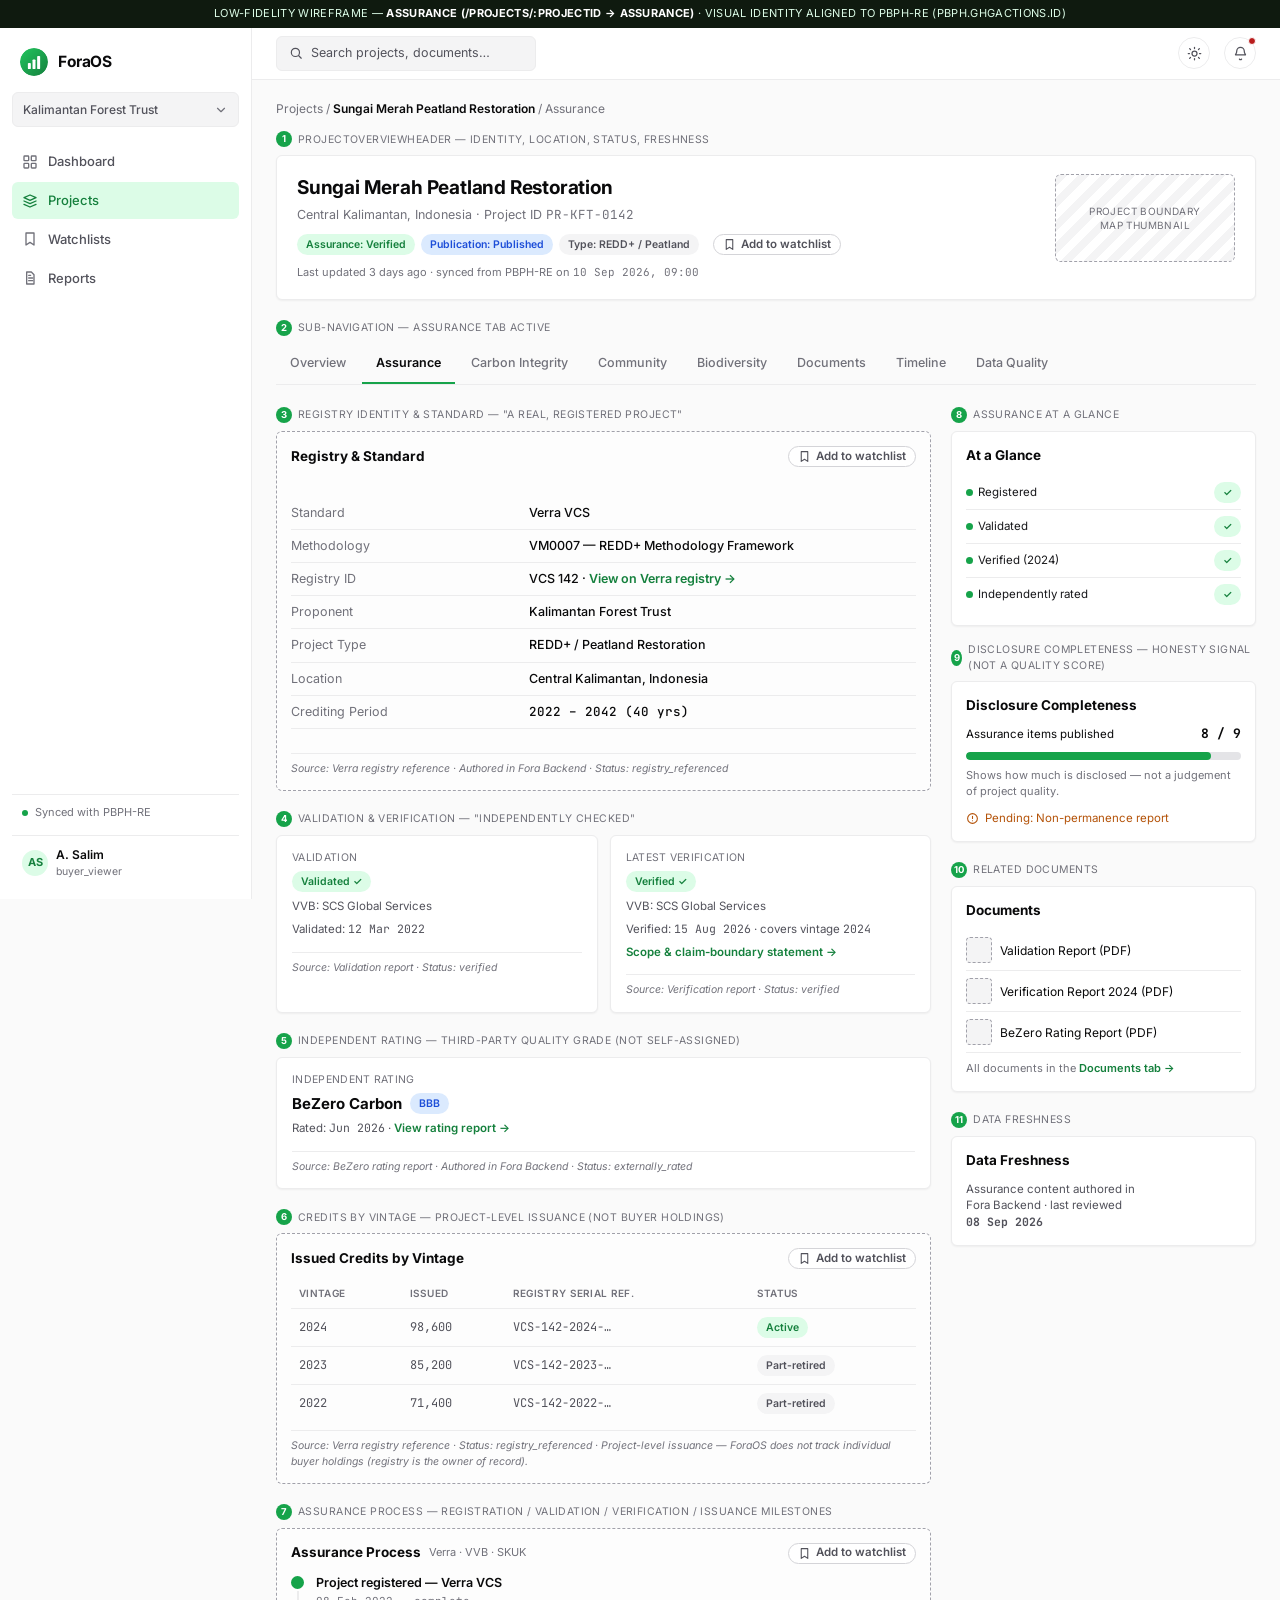
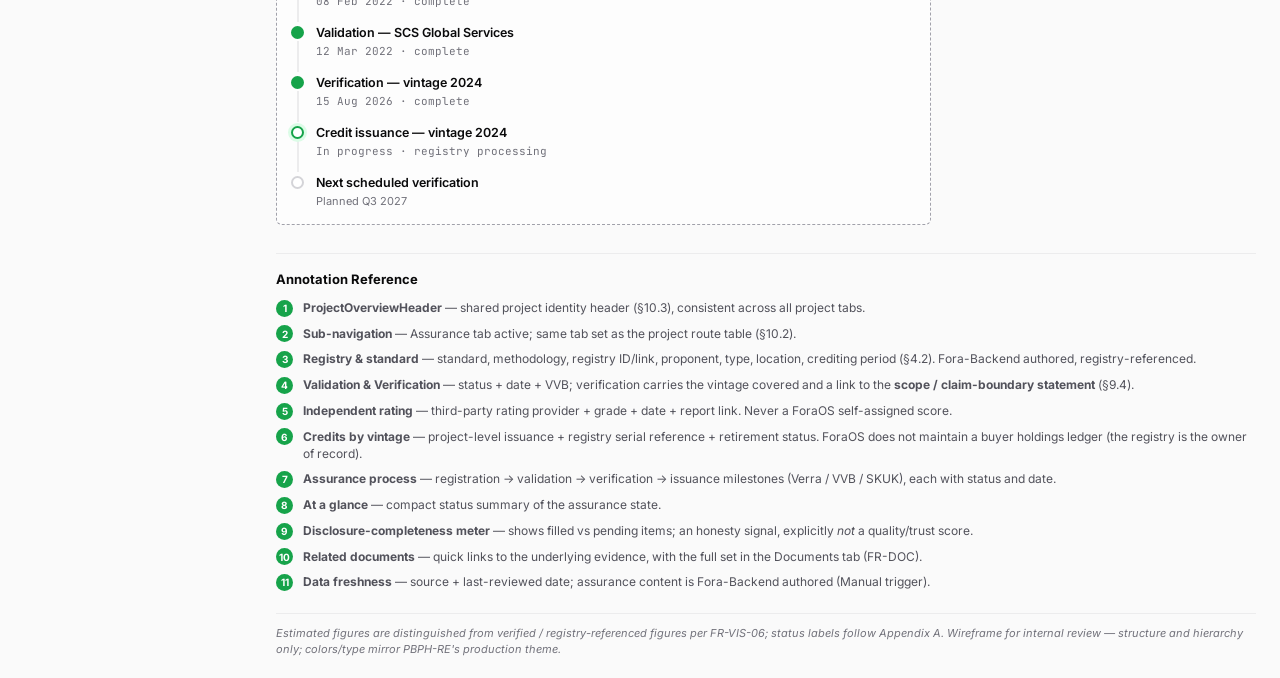
<file: assurance.html>
<!DOCTYPE html>
<html lang="en">
<head>
<meta charset="UTF-8">
<meta name="viewport" content="width=device-width, initial-scale=1.0">
<title>Wireframe — Assurance | ForaOS Buyer Platform</title>
<link rel="icon" type="image/svg+xml" href="data:image/svg+xml,%3Csvg%20xmlns%3D%22http%3A//www.w3.org/2000/svg%22%20viewBox%3D%220%200%2032%2032%22%3E%3Ccircle%20cx%3D%2216%22%20cy%3D%2216%22%20r%3D%2216%22%20fill%3D%22%2316a34a%22/%3E%3Crect%20x%3D%229%22%20y%3D%2217%22%20width%3D%223.4%22%20height%3D%227%22%20rx%3D%221%22%20fill%3D%22%23fff%22/%3E%3Crect%20x%3D%2214.3%22%20y%3D%2213%22%20width%3D%223.4%22%20height%3D%2211%22%20rx%3D%221%22%20fill%3D%22%23fff%22/%3E%3Crect%20x%3D%2219.6%22%20y%3D%229%22%20width%3D%223.4%22%20height%3D%2215%22%20rx%3D%221%22%20fill%3D%22%23fff%22/%3E%3C/svg%3E">
<link rel="preconnect" href="https://fonts.googleapis.com">
<link rel="preconnect" href="https://fonts.gstatic.com" crossorigin>
<link href="https://fonts.googleapis.com/css2?family=Inter:wght@400;500;600;700&family=JetBrains+Mono:wght@400;500;600&display=swap" rel="stylesheet">
<link rel="stylesheet" href="./style.css">
</head>
<body>

<div class="wf-chrome-note">Low-fidelity wireframe &mdash; <strong>Assurance (/projects/:projectId &rarr; Assurance)</strong> &middot; visual identity aligned to PBPH-RE (pbph.ghgactions.id)</div>

<div class="shell">
  <aside class="sidebar">
    <div class="sidebar-brand">
      <svg class="brand-mark" viewBox="0 0 32 32" aria-label="ForaOS">
        <defs>
          <linearGradient id="mark3" x1="0" y1="0" x2="1" y2="1">
            <stop offset="0" stop-color="#22c55e"/>
            <stop offset="1" stop-color="#15803d"/>
          </linearGradient>
        </defs>
        <circle cx="16" cy="16" r="16" fill="url(#mark3)"/>
        <rect x="9" y="17" width="3.4" height="7" rx="1" fill="#fff"/>
        <rect x="14.3" y="13" width="3.4" height="11" rx="1" fill="#fff"/>
        <rect x="19.6" y="9" width="3.4" height="15" rx="1" fill="#fff"/>
      </svg>
      <div class="wordmark">ForaOS</div>
    </div>

    <div class="org-switch">
      Kalimantan Forest Trust
      <svg viewBox="0 0 24 24" fill="none" stroke="currentColor" stroke-width="2" stroke-linecap="round" stroke-linejoin="round"><path d="M6 9l6 6 6-6"/></svg>
    </div>

    <nav class="sidebar-nav">
      <a href="index.html">
        <svg viewBox="0 0 24 24" fill="none" stroke="currentColor" stroke-width="2" stroke-linecap="round" stroke-linejoin="round"><rect x="3" y="3" width="7" height="7" rx="1"/><rect x="14" y="3" width="7" height="7" rx="1"/><rect x="3" y="14" width="7" height="7" rx="1"/><rect x="14" y="14" width="7" height="7" rx="1"/></svg>
        Dashboard
      </a>
      <a class="active" href="project-overview.html">
        <svg viewBox="0 0 24 24" fill="none" stroke="currentColor" stroke-width="2" stroke-linecap="round" stroke-linejoin="round"><path d="M3 7l9-4 9 4-9 4-9-4z"/><path d="M3 12l9 4 9-4"/><path d="M3 17l9 4 9-4"/></svg>
        Projects
      </a>
      <a href="watchlist.html">
        <svg viewBox="0 0 24 24" fill="none" stroke="currentColor" stroke-width="2" stroke-linecap="round" stroke-linejoin="round"><path d="M6 3h12v18l-6-4-6 4V3z"/></svg>
        Watchlists
      </a>
      <a href="#">
        <svg viewBox="0 0 24 24" fill="none" stroke="currentColor" stroke-width="2" stroke-linecap="round" stroke-linejoin="round"><path d="M7 3h7l4 4v14H7V3z"/><path d="M10 12h6M10 16h6M10 8h3"/></svg>
        Reports
      </a>
    </nav>

    <div class="sidebar-spacer"></div>

    <div class="sidebar-sync"><span class="pulse"></span> Synced with PBPH-RE</div>
    <div class="sidebar-user">
      <div class="avatar">AS</div>
      <div>
        <div class="who">A. Salim</div>
        <div class="role">buyer_viewer</div>
      </div>
    </div>
  </aside>

  <div class="main">
    <div class="topbar-slim">
      <div class="search-box">
        <svg viewBox="0 0 24 24" fill="none" stroke="currentColor" stroke-width="2" stroke-linecap="round" stroke-linejoin="round"><circle cx="11" cy="11" r="7"/><path d="M21 21l-4.3-4.3"/></svg>
        Search projects, documents…
      </div>
      <div class="topbar-right">
        <button class="icon-btn" id="theme-toggle" type="button" aria-label="Toggle dark mode" onclick="document.documentElement.classList.toggle('dark')" style="background:none;padding:0;font:inherit;">
          <svg viewBox="0 0 24 24" fill="none" stroke="currentColor" stroke-width="2" stroke-linecap="round" stroke-linejoin="round"><circle cx="12" cy="12" r="4"/><path d="M12 2v2M12 20v2M4.2 4.2l1.4 1.4M18.4 18.4l1.4 1.4M2 12h2M20 12h2M4.2 19.8l1.4-1.4M18.4 5.6l1.4-1.4"/></svg>
        </button>
        <div class="icon-btn">
          <svg viewBox="0 0 24 24" fill="none" stroke="currentColor" stroke-width="2" stroke-linecap="round" stroke-linejoin="round"><path d="M18 8a6 6 0 10-12 0c0 4-2 5-2 6h16c0-1-2-2-2-6z"/><path d="M10.3 21a2 2 0 003.4 0"/></svg>
          <span class="dot"></span>
        </div>
      </div>
    </div>

    <main class="page" data-project="PR-KFT-0142" data-project-name="Sungai Merah Peatland Restoration">

      <div class="breadcrumb">Projects / <span class="cur">Sungai Merah Peatland Restoration</span> / Assurance</div>

      <div class="wf-tag"><span class="badge">1</span> ProjectOverviewHeader — identity, location, status, freshness</div>
      <div class="ov-header">
        <div style="flex:1;">
          <div class="name">Sungai Merah Peatland Restoration</div>
          <div class="loc">Central Kalimantan, Indonesia &middot; Project ID <span class="mono">PR-KFT-0142</span></div>
          <div class="badge-row" data-follow-project="assurance-status" data-follow-label="Assurance status">
            <span class="chip good">Assurance: Verified</span>
            <span class="chip info">Publication: Published</span>
            <span class="chip neutral">Type: REDD+ / Peatland</span>
          </div>
          <div class="meta">Last updated 3 days ago &middot; synced from PBPH-RE on <span class="mono">10 Sep 2026, 09:00</span></div>
        </div>
        <div class="hero-thumb">Project boundary<br>map thumbnail</div>
      </div>

      <div class="wf-tag"><span class="badge">2</span> Sub-navigation — Assurance tab active</div>
      <nav class="tabs">
        <a href="project-overview.html">Overview</a>
        <a class="active" href="assurance.html">Assurance</a>
        <a href="carbon-integrity.html">Carbon Integrity</a>
        <a href="community.html">Community</a>
        <a href="biodiversity.html">Biodiversity</a>
        <a href="documents.html">Documents</a>
        <a href="timeline.html">Timeline</a>
        <a href="data-quality.html">Data Quality</a>
      </nav>

      <div class="layout-2col">
        <!-- main column -->
        <div class="stack">

          <!-- Registry & standard -->
          <div>
            <div class="wf-tag"><span class="badge">3</span> Registry identity &amp; standard — "a real, registered project"</div>
            <div class="frame stack" data-follow="registry-standard">
              <div class="section-title">Registry &amp; Standard</div>
              <table class="facts-table">
                <tr><td class="k">Standard</td><td class="v">Verra VCS</td></tr>
                <tr><td class="k">Methodology</td><td class="v">VM0007 — REDD+ Methodology Framework</td></tr>
                <tr><td class="k">Registry ID</td><td class="v">VCS 142 &middot; <span class="link" style="color:var(--accent-text);font-weight:600;">View on Verra registry →</span></td></tr>
                <tr><td class="k">Proponent</td><td class="v">Kalimantan Forest Trust</td></tr>
                <tr><td class="k">Project Type</td><td class="v">REDD+ / Peatland Restoration</td></tr>
                <tr><td class="k">Location</td><td class="v">Central Kalimantan, Indonesia</td></tr>
                <tr><td class="k">Crediting Period</td><td class="v mono">2022 – 2042 (40 yrs)</td></tr>
              </table>
              <div class="src-line">Source: Verra registry reference &middot; Authored in Fora Backend &middot; Status: registry_referenced</div>
            </div>
          </div>

          <!-- Validation & verification -->
          <div>
            <div class="wf-tag"><span class="badge">4</span> Validation &amp; Verification — "independently checked"</div>
            <div class="assr-grid">
              <div class="assr-card">
                <div class="assr-label">Validation</div>
                <div class="assr-value"><span class="chip good">Validated ✓</span></div>
                <div class="assr-sub">VVB: SCS Global Services</div>
                <div class="assr-sub">Validated: <span class="mono">12 Mar 2022</span></div>
                <div class="src-line">Source: Validation report &middot; Status: verified</div>
              </div>
              <div class="assr-card">
                <div class="assr-label">Latest Verification</div>
                <div class="assr-value"><span class="chip good">Verified ✓</span></div>
                <div class="assr-sub">VVB: SCS Global Services</div>
                <div class="assr-sub">Verified: <span class="mono">15 Aug 2026</span> &middot; covers vintage <span class="mono">2024</span></div>
                <div class="assr-sub"><span class="link" style="color:var(--accent-text);font-weight:600;">Scope &amp; claim-boundary statement →</span></div>
                <div class="src-line">Source: Verification report &middot; Status: verified</div>
              </div>
            </div>
          </div>

          <!-- Rating -->
          <div>
            <div class="wf-tag"><span class="badge">5</span> Independent rating — third-party quality grade (not self-assigned)</div>
            <div class="assr-card">
              <div class="assr-label">Independent Rating</div>
              <div class="assr-value">BeZero Carbon <span class="chip info">BBB</span></div>
              <div class="assr-sub">Rated: <span class="mono">Jun 2026</span> &middot; <span class="link" style="color:var(--accent-text);font-weight:600;">View rating report →</span></div>
              <div class="src-line">Source: BeZero rating report &middot; Authored in Fora Backend &middot; Status: externally_rated</div>
            </div>
          </div>

          <!-- Credits by vintage -->
          <div>
            <div class="wf-tag"><span class="badge">6</span> Credits by vintage — project-level issuance (not buyer holdings)</div>
            <div class="frame" data-follow="credits-by-vintage">
              <div class="section-title">Issued Credits by Vintage</div>
              <table class="data-table">
                <thead>
                  <tr><th>Vintage</th><th>Issued</th><th>Registry serial ref.</th><th>Status</th></tr>
                </thead>
                <tbody>
                  <tr><td class="mono">2024</td><td class="mono">98,600</td><td class="mono">VCS-142-2024-…</td><td><span class="chip good">Active</span></td></tr>
                  <tr><td class="mono">2023</td><td class="mono">85,200</td><td class="mono">VCS-142-2023-…</td><td><span class="chip neutral">Part-retired</span></td></tr>
                  <tr><td class="mono">2022</td><td class="mono">71,400</td><td class="mono">VCS-142-2022-…</td><td><span class="chip neutral">Part-retired</span></td></tr>
                </tbody>
              </table>
              <div class="src-line">Source: Verra registry reference &middot; Status: registry_referenced &middot; Project-level issuance — ForaOS does not track individual buyer holdings (registry is the owner of record).</div>
            </div>
          </div>

          <!-- Assurance process -->
          <div>
            <div class="wf-tag"><span class="badge">7</span> Assurance process — registration / validation / verification / issuance milestones</div>
            <div class="frame" data-follow="assurance-process">
              <div class="section-title">Assurance Process <span class="hint">Verra · VVB · SKUK</span></div>
              <div class="proc">
                <div class="proc-step">
                  <div class="proc-rail"><span class="proc-dot"></span><span class="proc-line"></span></div>
                  <div class="proc-body"><div class="proc-title">Project registered — Verra VCS</div><div class="proc-meta mono">08 Feb 2022 · complete</div></div>
                </div>
                <div class="proc-step">
                  <div class="proc-rail"><span class="proc-dot"></span><span class="proc-line"></span></div>
                  <div class="proc-body"><div class="proc-title">Validation — SCS Global Services</div><div class="proc-meta mono">12 Mar 2022 · complete</div></div>
                </div>
                <div class="proc-step">
                  <div class="proc-rail"><span class="proc-dot"></span><span class="proc-line"></span></div>
                  <div class="proc-body"><div class="proc-title">Verification — vintage 2024</div><div class="proc-meta mono">15 Aug 2026 · complete</div></div>
                </div>
                <div class="proc-step">
                  <div class="proc-rail"><span class="proc-dot active"></span><span class="proc-line"></span></div>
                  <div class="proc-body"><div class="proc-title">Credit issuance — vintage 2024</div><div class="proc-meta mono">In progress · registry processing</div></div>
                </div>
                <div class="proc-step">
                  <div class="proc-rail"><span class="proc-dot pending"></span><span class="proc-line"></span></div>
                  <div class="proc-body"><div class="proc-title">Next scheduled verification</div><div class="proc-meta">Planned Q3 2027</div></div>
                </div>
              </div>
            </div>
          </div>

        </div>

        <!-- sidebar -->
        <div class="stack">

          <div>
            <div class="wf-tag"><span class="badge">8</span> Assurance at a glance</div>
            <div class="panel">
              <div class="section-title">At a Glance</div>
              <table class="fresh-table">
                <tr><td class="pkg"><span class="status-dot good"></span>Registered</td><td class="stamp"><span class="chip good">✓</span></td></tr>
                <tr><td class="pkg"><span class="status-dot good"></span>Validated</td><td class="stamp"><span class="chip good">✓</span></td></tr>
                <tr><td class="pkg"><span class="status-dot good"></span>Verified (2024)</td><td class="stamp"><span class="chip good">✓</span></td></tr>
                <tr><td class="pkg"><span class="status-dot good"></span>Independently rated</td><td class="stamp"><span class="chip good">✓</span></td></tr>
              </table>
            </div>
          </div>

          <div>
            <div class="wf-tag"><span class="badge">9</span> Disclosure completeness — honesty signal (not a quality score)</div>
            <div class="panel">
              <div class="section-title">Disclosure Completeness</div>
              <div class="meter">
                <div class="meter-head"><span>Assurance items published</span><span class="count mono">8 / 9</span></div>
                <div class="meter-track"><div class="meter-fill" style="width:89%;"></div></div>
                <div class="meter-note">Shows how much is disclosed — not a judgement of project quality.</div>
                <div class="meter-pending">
                  <svg viewBox="0 0 24 24" width="13" height="13" fill="none" stroke="currentColor" stroke-width="2" stroke-linecap="round" stroke-linejoin="round"><circle cx="12" cy="12" r="9"/><path d="M12 8v4M12 16h.01"/></svg>
                  Pending: Non-permanence report
                </div>
              </div>
            </div>
          </div>

          <div>
            <div class="wf-tag"><span class="badge">10</span> Related documents</div>
            <div class="panel">
              <div class="section-title">Documents</div>
              <div class="watch-row"><span class="watch-thumb"></span>Validation Report (PDF)</div>
              <div class="watch-row"><span class="watch-thumb"></span>Verification Report 2024 (PDF)</div>
              <div class="watch-row"><span class="watch-thumb"></span>BeZero Rating Report (PDF)</div>
              <div style="font-size:11px;color:var(--gray-500);margin-top:8px;">All documents in the <span class="link" style="color:var(--accent-text);font-weight:600;">Documents tab →</span></div>
            </div>
          </div>

          <div>
            <div class="wf-tag"><span class="badge">11</span> Data freshness</div>
            <div class="panel">
              <div class="section-title">Data Freshness</div>
              <div style="font-size:11.5px;color:var(--gray-700);">Assurance content authored in<br>Fora Backend · last reviewed<br><strong class="mono">08 Sep 2026</strong></div>
            </div>
          </div>

        </div>
      </div>

      <div class="legend">
        <h2>Annotation Reference</h2>
        <ol>
          <li><span class="badge">1</span><div><strong>ProjectOverviewHeader</strong> — shared project identity header (§10.3), consistent across all project tabs.</div></li>
          <li><span class="badge">2</span><div><strong>Sub-navigation</strong> — Assurance tab active; same tab set as the project route table (§10.2).</div></li>
          <li><span class="badge">3</span><div><strong>Registry &amp; standard</strong> — standard, methodology, registry ID/link, proponent, type, location, crediting period (§4.2). Fora-Backend authored, registry-referenced.</div></li>
          <li><span class="badge">4</span><div><strong>Validation &amp; Verification</strong> — status + date + VVB; verification carries the vintage covered and a link to the <strong>scope / claim-boundary statement</strong> (§9.4).</div></li>
          <li><span class="badge">5</span><div><strong>Independent rating</strong> — third-party rating provider + grade + date + report link. Never a ForaOS self-assigned score.</div></li>
          <li><span class="badge">6</span><div><strong>Credits by vintage</strong> — project-level issuance + registry serial reference + retirement status. ForaOS does not maintain a buyer holdings ledger (the registry is the owner of record).</div></li>
          <li><span class="badge">7</span><div><strong>Assurance process</strong> — registration → validation → verification → issuance milestones (Verra / VVB / SKUK), each with status and date.</div></li>
          <li><span class="badge">8</span><div><strong>At a glance</strong> — compact status summary of the assurance state.</div></li>
          <li><span class="badge">9</span><div><strong>Disclosure-completeness meter</strong> — shows filled vs pending items; an honesty signal, explicitly <em>not</em> a quality/trust score.</div></li>
          <li><span class="badge">10</span><div><strong>Related documents</strong> — quick links to the underlying evidence, with the full set in the Documents tab (FR-DOC).</div></li>
          <li><span class="badge">11</span><div><strong>Data freshness</strong> — source + last-reviewed date; assurance content is Fora-Backend authored (Manual trigger).</div></li>
        </ol>
      </div>

      <div class="disclosure">Estimated figures are distinguished from verified / registry-referenced figures per FR-VIS-06; status labels follow Appendix A. Wireframe for internal review — structure and hierarchy only; colors/type mirror PBPH-RE's production theme.</div>
    </main>
  </div>
</div>

<script src="./watchlist.js"></script>
</body>
</html>
</file>
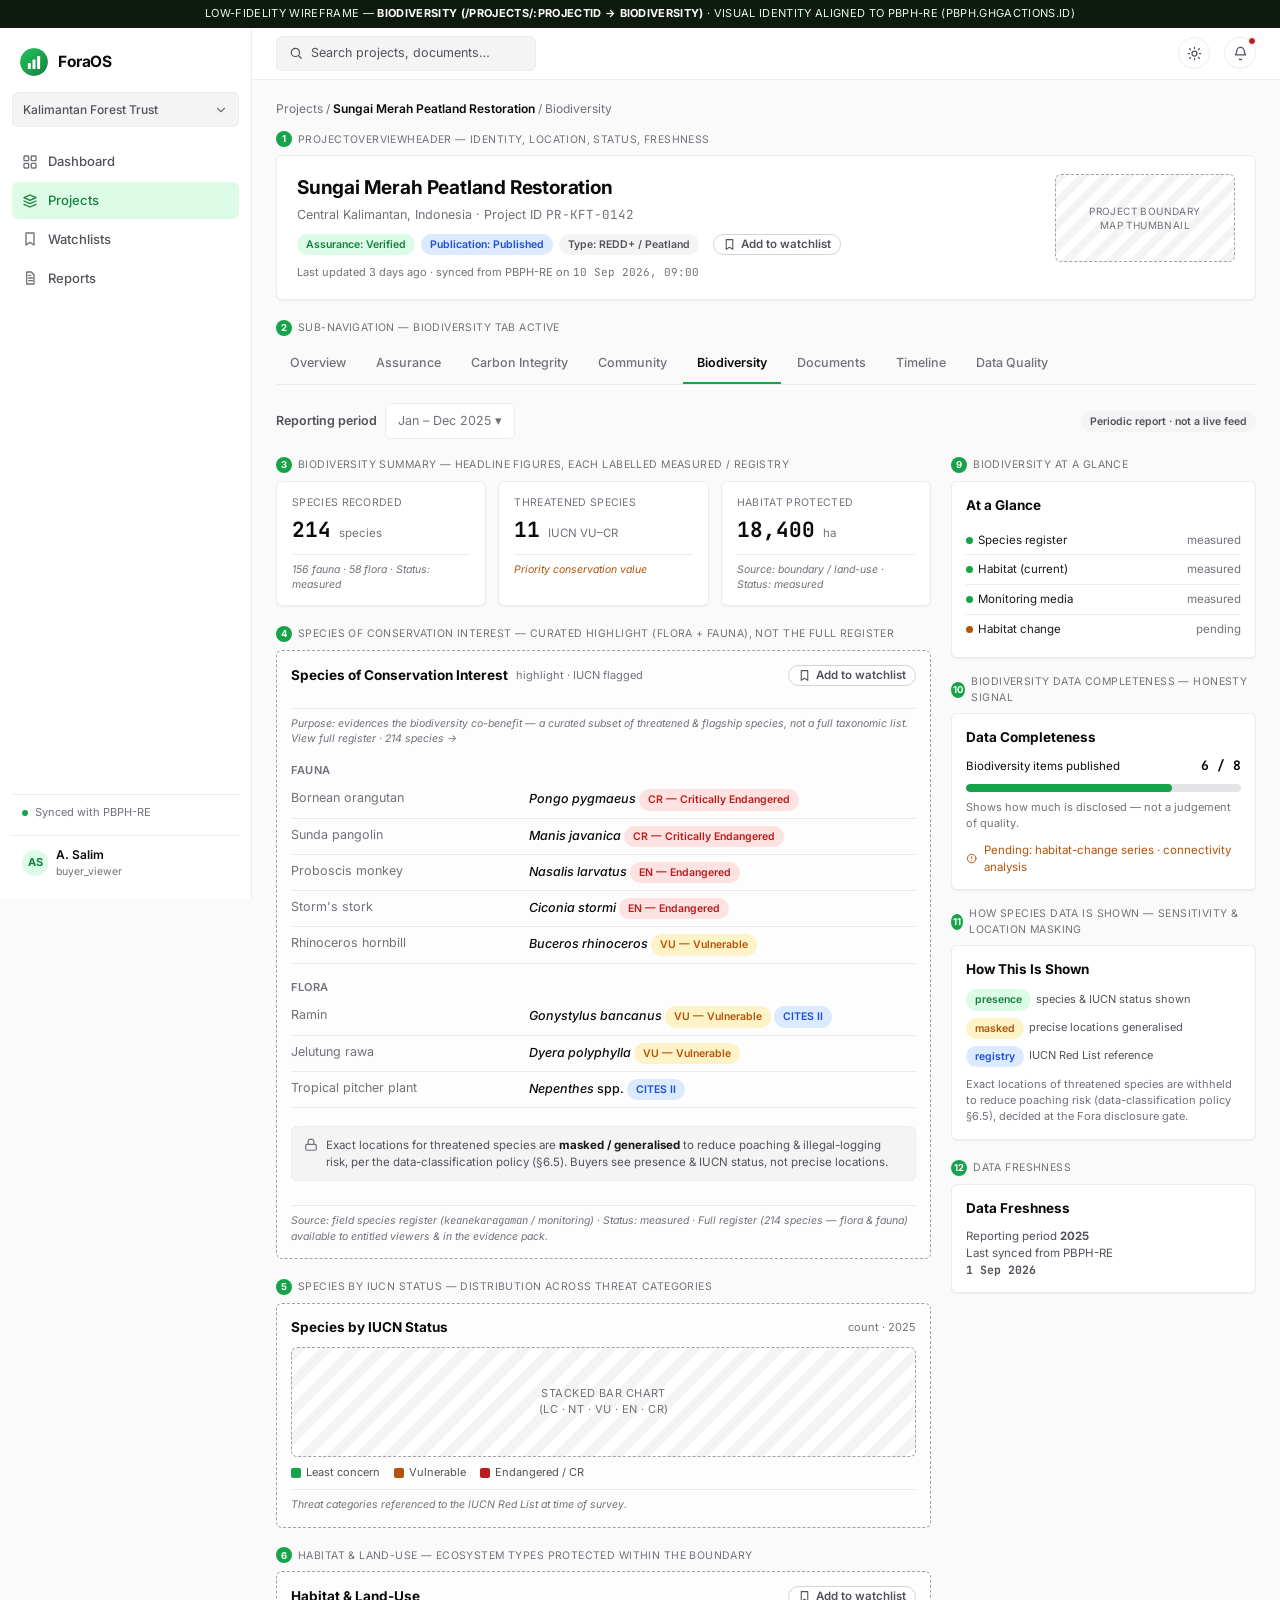
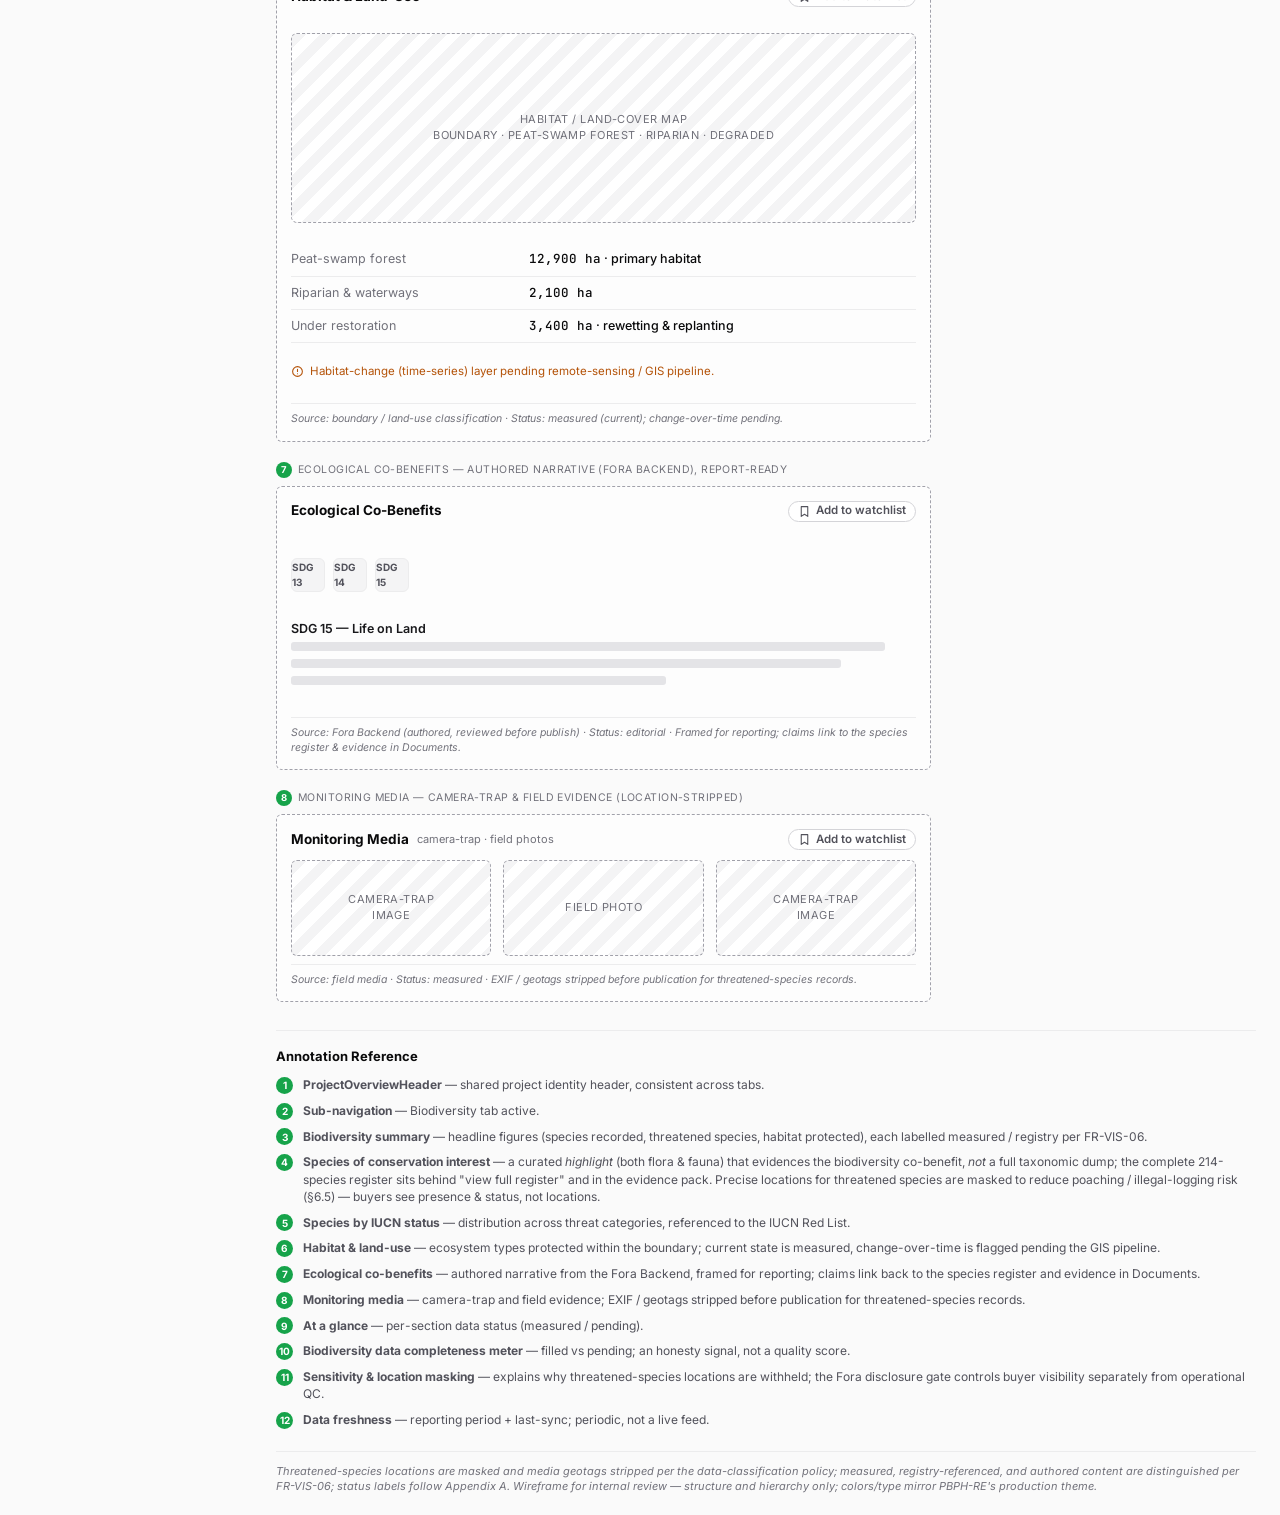
<file: biodiversity.html>
<!DOCTYPE html>
<html lang="en">
<head>
<meta charset="UTF-8">
<meta name="viewport" content="width=device-width, initial-scale=1.0">
<title>Wireframe — Biodiversity | ForaOS Buyer Platform</title>
<link rel="icon" type="image/svg+xml" href="data:image/svg+xml,%3Csvg%20xmlns%3D%22http%3A//www.w3.org/2000/svg%22%20viewBox%3D%220%200%2032%2032%22%3E%3Ccircle%20cx%3D%2216%22%20cy%3D%2216%22%20r%3D%2216%22%20fill%3D%22%2316a34a%22/%3E%3Crect%20x%3D%229%22%20y%3D%2217%22%20width%3D%223.4%22%20height%3D%227%22%20rx%3D%221%22%20fill%3D%22%23fff%22/%3E%3Crect%20x%3D%2214.3%22%20y%3D%2213%22%20width%3D%223.4%22%20height%3D%2211%22%20rx%3D%221%22%20fill%3D%22%23fff%22/%3E%3Crect%20x%3D%2219.6%22%20y%3D%229%22%20width%3D%223.4%22%20height%3D%2215%22%20rx%3D%221%22%20fill%3D%22%23fff%22/%3E%3C/svg%3E">
<link rel="preconnect" href="https://fonts.googleapis.com">
<link rel="preconnect" href="https://fonts.gstatic.com" crossorigin>
<link href="https://fonts.googleapis.com/css2?family=Inter:wght@400;500;600;700&family=JetBrains+Mono:wght@400;500;600&display=swap" rel="stylesheet">
<link rel="stylesheet" href="./style.css">
</head>
<body>

<div class="wf-chrome-note">Low-fidelity wireframe &mdash; <strong>Biodiversity (/projects/:projectId &rarr; Biodiversity)</strong> &middot; visual identity aligned to PBPH-RE (pbph.ghgactions.id)</div>

<div class="shell">
  <aside class="sidebar">
    <div class="sidebar-brand">
      <svg class="brand-mark" viewBox="0 0 32 32" aria-label="ForaOS">
        <defs>
          <linearGradient id="mark6" x1="0" y1="0" x2="1" y2="1">
            <stop offset="0" stop-color="#22c55e"/>
            <stop offset="1" stop-color="#15803d"/>
          </linearGradient>
        </defs>
        <circle cx="16" cy="16" r="16" fill="url(#mark6)"/>
        <rect x="9" y="17" width="3.4" height="7" rx="1" fill="#fff"/>
        <rect x="14.3" y="13" width="3.4" height="11" rx="1" fill="#fff"/>
        <rect x="19.6" y="9" width="3.4" height="15" rx="1" fill="#fff"/>
      </svg>
      <div class="wordmark">ForaOS</div>
    </div>

    <div class="org-switch">
      Kalimantan Forest Trust
      <svg viewBox="0 0 24 24" fill="none" stroke="currentColor" stroke-width="2" stroke-linecap="round" stroke-linejoin="round"><path d="M6 9l6 6 6-6"/></svg>
    </div>

    <nav class="sidebar-nav">
      <a href="index.html">
        <svg viewBox="0 0 24 24" fill="none" stroke="currentColor" stroke-width="2" stroke-linecap="round" stroke-linejoin="round"><rect x="3" y="3" width="7" height="7" rx="1"/><rect x="14" y="3" width="7" height="7" rx="1"/><rect x="3" y="14" width="7" height="7" rx="1"/><rect x="14" y="14" width="7" height="7" rx="1"/></svg>
        Dashboard
      </a>
      <a class="active" href="project-overview.html">
        <svg viewBox="0 0 24 24" fill="none" stroke="currentColor" stroke-width="2" stroke-linecap="round" stroke-linejoin="round"><path d="M3 7l9-4 9 4-9 4-9-4z"/><path d="M3 12l9 4 9-4"/><path d="M3 17l9 4 9-4"/></svg>
        Projects
      </a>
      <a href="watchlist.html">
        <svg viewBox="0 0 24 24" fill="none" stroke="currentColor" stroke-width="2" stroke-linecap="round" stroke-linejoin="round"><path d="M6 3h12v18l-6-4-6 4V3z"/></svg>
        Watchlists
      </a>
      <a href="#">
        <svg viewBox="0 0 24 24" fill="none" stroke="currentColor" stroke-width="2" stroke-linecap="round" stroke-linejoin="round"><path d="M7 3h7l4 4v14H7V3z"/><path d="M10 12h6M10 16h6M10 8h3"/></svg>
        Reports
      </a>
    </nav>

    <div class="sidebar-spacer"></div>

    <div class="sidebar-sync"><span class="pulse"></span> Synced with PBPH-RE</div>
    <div class="sidebar-user">
      <div class="avatar">AS</div>
      <div>
        <div class="who">A. Salim</div>
        <div class="role">buyer_viewer</div>
      </div>
    </div>
  </aside>

  <div class="main">
    <div class="topbar-slim">
      <div class="search-box">
        <svg viewBox="0 0 24 24" fill="none" stroke="currentColor" stroke-width="2" stroke-linecap="round" stroke-linejoin="round"><circle cx="11" cy="11" r="7"/><path d="M21 21l-4.3-4.3"/></svg>
        Search projects, documents…
      </div>
      <div class="topbar-right">
        <button class="icon-btn" id="theme-toggle" type="button" aria-label="Toggle dark mode" onclick="document.documentElement.classList.toggle('dark')" style="background:none;padding:0;font:inherit;">
          <svg viewBox="0 0 24 24" fill="none" stroke="currentColor" stroke-width="2" stroke-linecap="round" stroke-linejoin="round"><circle cx="12" cy="12" r="4"/><path d="M12 2v2M12 20v2M4.2 4.2l1.4 1.4M18.4 18.4l1.4 1.4M2 12h2M20 12h2M4.2 19.8l1.4-1.4M18.4 5.6l1.4-1.4"/></svg>
        </button>
        <div class="icon-btn">
          <svg viewBox="0 0 24 24" fill="none" stroke="currentColor" stroke-width="2" stroke-linecap="round" stroke-linejoin="round"><path d="M18 8a6 6 0 10-12 0c0 4-2 5-2 6h16c0-1-2-2-2-6z"/><path d="M10.3 21a2 2 0 003.4 0"/></svg>
          <span class="dot"></span>
        </div>
      </div>
    </div>

    <main class="page" data-project="PR-KFT-0142" data-project-name="Sungai Merah Peatland Restoration">

      <div class="breadcrumb">Projects / <span class="cur">Sungai Merah Peatland Restoration</span> / Biodiversity</div>

      <div class="wf-tag"><span class="badge">1</span> ProjectOverviewHeader — identity, location, status, freshness</div>
      <div class="ov-header">
        <div style="flex:1;">
          <div class="name">Sungai Merah Peatland Restoration</div>
          <div class="loc">Central Kalimantan, Indonesia &middot; Project ID <span class="mono">PR-KFT-0142</span></div>
          <div class="badge-row" data-follow-project="assurance-status" data-follow-label="Assurance status">
            <span class="chip good">Assurance: Verified</span>
            <span class="chip info">Publication: Published</span>
            <span class="chip neutral">Type: REDD+ / Peatland</span>
          </div>
          <div class="meta">Last updated 3 days ago &middot; synced from PBPH-RE on <span class="mono">10 Sep 2026, 09:00</span></div>
        </div>
        <div class="hero-thumb">Project boundary<br>map thumbnail</div>
      </div>

      <div class="wf-tag"><span class="badge">2</span> Sub-navigation — Biodiversity tab active</div>
      <nav class="tabs">
        <a href="project-overview.html">Overview</a>
        <a href="assurance.html">Assurance</a>
        <a href="carbon-integrity.html">Carbon Integrity</a>
        <a href="community.html">Community</a>
        <a class="active" href="biodiversity.html">Biodiversity</a>
        <a href="documents.html">Documents</a>
        <a href="timeline.html">Timeline</a>
        <a href="data-quality.html">Data Quality</a>
      </nav>

      <!-- reporting period context -->
      <div class="search-row" style="align-items:center;">
        <div style="font-size:12.5px;color:var(--gray-700);font-weight:600;">Reporting period</div>
        <div class="filter-chip">Jan – Dec 2025 ▾</div>
        <div style="flex:1;"></div>
        <span class="chip neutral">Periodic report &middot; not a live feed</span>
      </div>

      <div class="layout-2col">
        <!-- main column -->
        <div class="stack">

          <!-- biodiversity summary -->
          <div>
            <div class="wf-tag"><span class="badge">3</span> Biodiversity summary — headline figures, each labelled measured / registry</div>
            <div class="grid-3">
              <div class="metric-card">
                <div class="label">Species Recorded</div>
                <div class="value-row"><span class="value mono">214</span><span class="unit">species</span></div>
                <div class="disclosure-line">156 fauna · 58 flora · Status: measured</div>
              </div>
              <div class="metric-card">
                <div class="label">Threatened Species</div>
                <div class="value-row"><span class="value mono">11</span><span class="unit">IUCN VU–CR</span></div>
                <div class="disclosure-line warn" style="color:var(--warn);">Priority conservation value</div>
              </div>
              <div class="metric-card">
                <div class="label">Habitat Protected</div>
                <div class="value-row"><span class="value mono">18,400</span><span class="unit">ha</span></div>
                <div class="disclosure-line">Source: boundary / land-use · Status: measured</div>
              </div>
            </div>
          </div>

          <!-- species of conservation interest -->
          <div>
            <div class="wf-tag"><span class="badge">4</span> Species of conservation interest — curated highlight (flora + fauna), not the full register</div>
            <div class="frame stack" data-follow="species-conservation">
              <div class="section-title">Species of Conservation Interest <span class="hint">highlight · IUCN flagged</span></div>
              <div class="src-line" style="margin-top:-4px;">Purpose: evidences the biodiversity co-benefit — a curated subset of threatened &amp; flagship species, not a full taxonomic list. <a href="#" class="link">View full register · 214 species →</a></div>

              <div>
                <div style="font-size:11px;font-weight:600;color:var(--gray-500);text-transform:uppercase;letter-spacing:.05em;margin-bottom:4px;">Fauna</div>
                <table class="facts-table">
                  <tr><td class="k">Bornean orangutan</td><td class="v"><em>Pongo pygmaeus</em> <span class="chip danger">CR — Critically Endangered</span></td></tr>
                  <tr><td class="k">Sunda pangolin</td><td class="v"><em>Manis javanica</em> <span class="chip danger">CR — Critically Endangered</span></td></tr>
                  <tr><td class="k">Proboscis monkey</td><td class="v"><em>Nasalis larvatus</em> <span class="chip danger">EN — Endangered</span></td></tr>
                  <tr><td class="k">Storm's stork</td><td class="v"><em>Ciconia stormi</em> <span class="chip danger">EN — Endangered</span></td></tr>
                  <tr><td class="k">Rhinoceros hornbill</td><td class="v"><em>Buceros rhinoceros</em> <span class="chip warn">VU — Vulnerable</span></td></tr>
                </table>
              </div>

              <div>
                <div style="font-size:11px;font-weight:600;color:var(--gray-500);text-transform:uppercase;letter-spacing:.05em;margin-bottom:4px;">Flora</div>
                <table class="facts-table">
                  <tr><td class="k">Ramin</td><td class="v"><em>Gonystylus bancanus</em> <span class="chip warn">VU — Vulnerable</span> <span class="chip info">CITES II</span></td></tr>
                  <tr><td class="k">Jelutung rawa</td><td class="v"><em>Dyera polyphylla</em> <span class="chip warn">VU — Vulnerable</span></td></tr>
                  <tr><td class="k">Tropical pitcher plant</td><td class="v"><em>Nepenthes</em> spp. <span class="chip info">CITES II</span></td></tr>
                </table>
              </div>

              <div class="redaction-note">
                <svg viewBox="0 0 24 24" width="14" height="14" fill="none" stroke="currentColor" stroke-width="2" stroke-linecap="round" stroke-linejoin="round"><rect x="3" y="11" width="18" height="10" rx="2"/><path d="M7 11V7a5 5 0 0110 0v4"/></svg>
                <div>Exact locations for threatened species are <strong>masked / generalised</strong> to reduce poaching &amp; illegal-logging risk, per the data-classification policy (§6.5). Buyers see presence &amp; IUCN status, not precise locations.</div>
              </div>
              <div class="src-line">Source: field species register (<span class="mono">keanekaragaman</span> / monitoring) · Status: measured · Full register (214 species — flora &amp; fauna) available to entitled viewers &amp; in the evidence pack.</div>
            </div>
          </div>

          <!-- species by IUCN status -->
          <div>
            <div class="wf-tag"><span class="badge">5</span> Species by IUCN status — distribution across threat categories</div>
            <div class="frame">
              <div class="section-title">Species by IUCN Status <span class="hint">count · 2025</span></div>
              <div class="chart-block sm">Stacked bar chart<br>(LC · NT · VU · EN · CR)</div>
              <div class="legend-inline">
                <span><span class="swatch" style="background:var(--accent);"></span>Least concern</span>
                <span><span class="swatch" style="background:var(--warn);"></span>Vulnerable</span>
                <span><span class="swatch" style="background:var(--danger);"></span>Endangered / CR</span>
              </div>
              <div class="src-line">Threat categories referenced to the IUCN Red List at time of survey.</div>
            </div>
          </div>

          <!-- habitat & land use -->
          <div>
            <div class="wf-tag"><span class="badge">6</span> Habitat &amp; land-use — ecosystem types protected within the boundary</div>
            <div class="frame stack" data-follow="habitat-landuse">
              <div class="section-title">Habitat &amp; Land-Use</div>
              <div class="map-block">Habitat / land-cover map<br>boundary · peat-swamp forest · riparian · degraded</div>
              <table class="facts-table">
                <tr><td class="k">Peat-swamp forest</td><td class="v"><span class="mono">12,900 ha</span> · primary habitat</td></tr>
                <tr><td class="k">Riparian &amp; waterways</td><td class="v"><span class="mono">2,100 ha</span></td></tr>
                <tr><td class="k">Under restoration</td><td class="v"><span class="mono">3,400 ha</span> · rewetting &amp; replanting</td></tr>
              </table>
              <div class="meter-pending" style="margin-top:4px;">
                <svg viewBox="0 0 24 24" width="13" height="13" fill="none" stroke="currentColor" stroke-width="2" stroke-linecap="round" stroke-linejoin="round"><circle cx="12" cy="12" r="9"/><path d="M12 8v4M12 16h.01"/></svg>
                Habitat-change (time-series) layer pending remote-sensing / GIS pipeline.
              </div>
              <div class="src-line">Source: boundary / land-use classification · Status: measured (current); change-over-time pending.</div>
            </div>
          </div>

          <!-- ecological co-benefits -->
          <div>
            <div class="wf-tag"><span class="badge">7</span> Ecological co-benefits — authored narrative (Fora Backend), report-ready</div>
            <div class="frame stack" data-follow="ecological-cobenefits">
              <div class="section-title">Ecological Co-Benefits</div>
              <div class="sdg-row">
                <span class="sdg-chip">SDG 13</span>
                <span class="sdg-chip">SDG 14</span>
                <span class="sdg-chip">SDG 15</span>
              </div>
              <div style="margin-top:12px;">
                <div style="font-size:12.5px;font-weight:600;color:var(--gray-900);margin-bottom:4px;">SDG 15 — Life on Land</div>
                <div class="sk-line w-95"></div>
                <div class="sk-line w-88"></div>
                <div class="sk-line w-60"></div>
              </div>
              <div class="src-line">Source: Fora Backend (authored, reviewed before publish) · Status: editorial · Framed for reporting; claims link to the species register &amp; evidence in Documents.</div>
            </div>
          </div>

          <!-- monitoring media -->
          <div>
            <div class="wf-tag"><span class="badge">8</span> Monitoring media — camera-trap &amp; field evidence (location-stripped)</div>
            <div class="frame" data-follow="monitoring-media">
              <div class="section-title">Monitoring Media <span class="hint">camera-trap · field photos</span></div>
              <div class="grid-3">
                <div class="chart-block sm" style="height:96px;">Camera-trap<br>image</div>
                <div class="chart-block sm" style="height:96px;">Field photo</div>
                <div class="chart-block sm" style="height:96px;">Camera-trap<br>image</div>
              </div>
              <div class="src-line">Source: field media · Status: measured · EXIF / geotags stripped before publication for threatened-species records.</div>
            </div>
          </div>

        </div>

        <!-- sidebar -->
        <div class="stack">

          <div>
            <div class="wf-tag"><span class="badge">9</span> Biodiversity at a glance</div>
            <div class="panel">
              <div class="section-title">At a Glance</div>
              <table class="fresh-table">
                <tr><td class="pkg"><span class="status-dot good"></span>Species register</td><td class="stamp">measured</td></tr>
                <tr><td class="pkg"><span class="status-dot good"></span>Habitat (current)</td><td class="stamp">measured</td></tr>
                <tr><td class="pkg"><span class="status-dot good"></span>Monitoring media</td><td class="stamp">measured</td></tr>
                <tr><td class="pkg"><span class="status-dot warn"></span>Habitat change</td><td class="stamp">pending</td></tr>
              </table>
            </div>
          </div>

          <div>
            <div class="wf-tag"><span class="badge">10</span> Biodiversity data completeness — honesty signal</div>
            <div class="panel">
              <div class="section-title">Data Completeness</div>
              <div class="meter">
                <div class="meter-head"><span>Biodiversity items published</span><span class="count mono">6 / 8</span></div>
                <div class="meter-track"><div class="meter-fill" style="width:75%;"></div></div>
                <div class="meter-note">Shows how much is disclosed — not a judgement of quality.</div>
                <div class="meter-pending">
                  <svg viewBox="0 0 24 24" width="13" height="13" fill="none" stroke="currentColor" stroke-width="2" stroke-linecap="round" stroke-linejoin="round"><circle cx="12" cy="12" r="9"/><path d="M12 8v4M12 16h.01"/></svg>
                  Pending: habitat-change series · connectivity analysis
                </div>
              </div>
            </div>
          </div>

          <div>
            <div class="wf-tag"><span class="badge">11</span> How species data is shown — sensitivity &amp; location masking</div>
            <div class="panel">
              <div class="section-title">How This Is Shown</div>
              <div class="legend-inline" style="flex-direction:column;gap:7px;">
                <span><span class="chip good">presence</span> species &amp; IUCN status shown</span>
                <span><span class="chip warn">masked</span> precise locations generalised</span>
                <span><span class="chip info">registry</span> IUCN Red List reference</span>
              </div>
              <div style="font-size:11px;color:var(--gray-500);margin-top:10px;">Exact locations of threatened species are withheld to reduce poaching risk (data-classification policy §6.5), decided at the Fora disclosure gate.</div>
            </div>
          </div>

          <div>
            <div class="wf-tag"><span class="badge">12</span> Data freshness</div>
            <div class="panel">
              <div class="section-title">Data Freshness</div>
              <div style="font-size:11.5px;color:var(--gray-700);">Reporting period <strong>2025</strong><br>Last synced from PBPH-RE<br><strong class="mono">1 Sep 2026</strong></div>
            </div>
          </div>

        </div>
      </div>

      <div class="legend">
        <h2>Annotation Reference</h2>
        <ol>
          <li><span class="badge">1</span><div><strong>ProjectOverviewHeader</strong> — shared project identity header, consistent across tabs.</div></li>
          <li><span class="badge">2</span><div><strong>Sub-navigation</strong> — Biodiversity tab active.</div></li>
          <li><span class="badge">3</span><div><strong>Biodiversity summary</strong> — headline figures (species recorded, threatened species, habitat protected), each labelled measured / registry per FR-VIS-06.</div></li>
          <li><span class="badge">4</span><div><strong>Species of conservation interest</strong> — a curated <em>highlight</em> (both flora &amp; fauna) that evidences the biodiversity co-benefit, <em>not</em> a full taxonomic dump; the complete 214-species register sits behind "view full register" and in the evidence pack. Precise locations for threatened species are masked to reduce poaching / illegal-logging risk (§6.5) — buyers see presence &amp; status, not locations.</div></li>
          <li><span class="badge">5</span><div><strong>Species by IUCN status</strong> — distribution across threat categories, referenced to the IUCN Red List.</div></li>
          <li><span class="badge">6</span><div><strong>Habitat &amp; land-use</strong> — ecosystem types protected within the boundary; current state is measured, change-over-time is flagged pending the GIS pipeline.</div></li>
          <li><span class="badge">7</span><div><strong>Ecological co-benefits</strong> — authored narrative from the Fora Backend, framed for reporting; claims link back to the species register and evidence in Documents.</div></li>
          <li><span class="badge">8</span><div><strong>Monitoring media</strong> — camera-trap and field evidence; EXIF / geotags stripped before publication for threatened-species records.</div></li>
          <li><span class="badge">9</span><div><strong>At a glance</strong> — per-section data status (measured / pending).</div></li>
          <li><span class="badge">10</span><div><strong>Biodiversity data completeness meter</strong> — filled vs pending; an honesty signal, not a quality score.</div></li>
          <li><span class="badge">11</span><div><strong>Sensitivity &amp; location masking</strong> — explains why threatened-species locations are withheld; the Fora disclosure gate controls buyer visibility separately from operational QC.</div></li>
          <li><span class="badge">12</span><div><strong>Data freshness</strong> — reporting period + last-sync; periodic, not a live feed.</div></li>
        </ol>
      </div>

      <div class="disclosure">Threatened-species locations are masked and media geotags stripped per the data-classification policy; measured, registry-referenced, and authored content are distinguished per FR-VIS-06; status labels follow Appendix A. Wireframe for internal review — structure and hierarchy only; colors/type mirror PBPH-RE's production theme.</div>
    </main>
  </div>
</div>

<script src="./watchlist.js"></script>
</body>
</html>
</file>
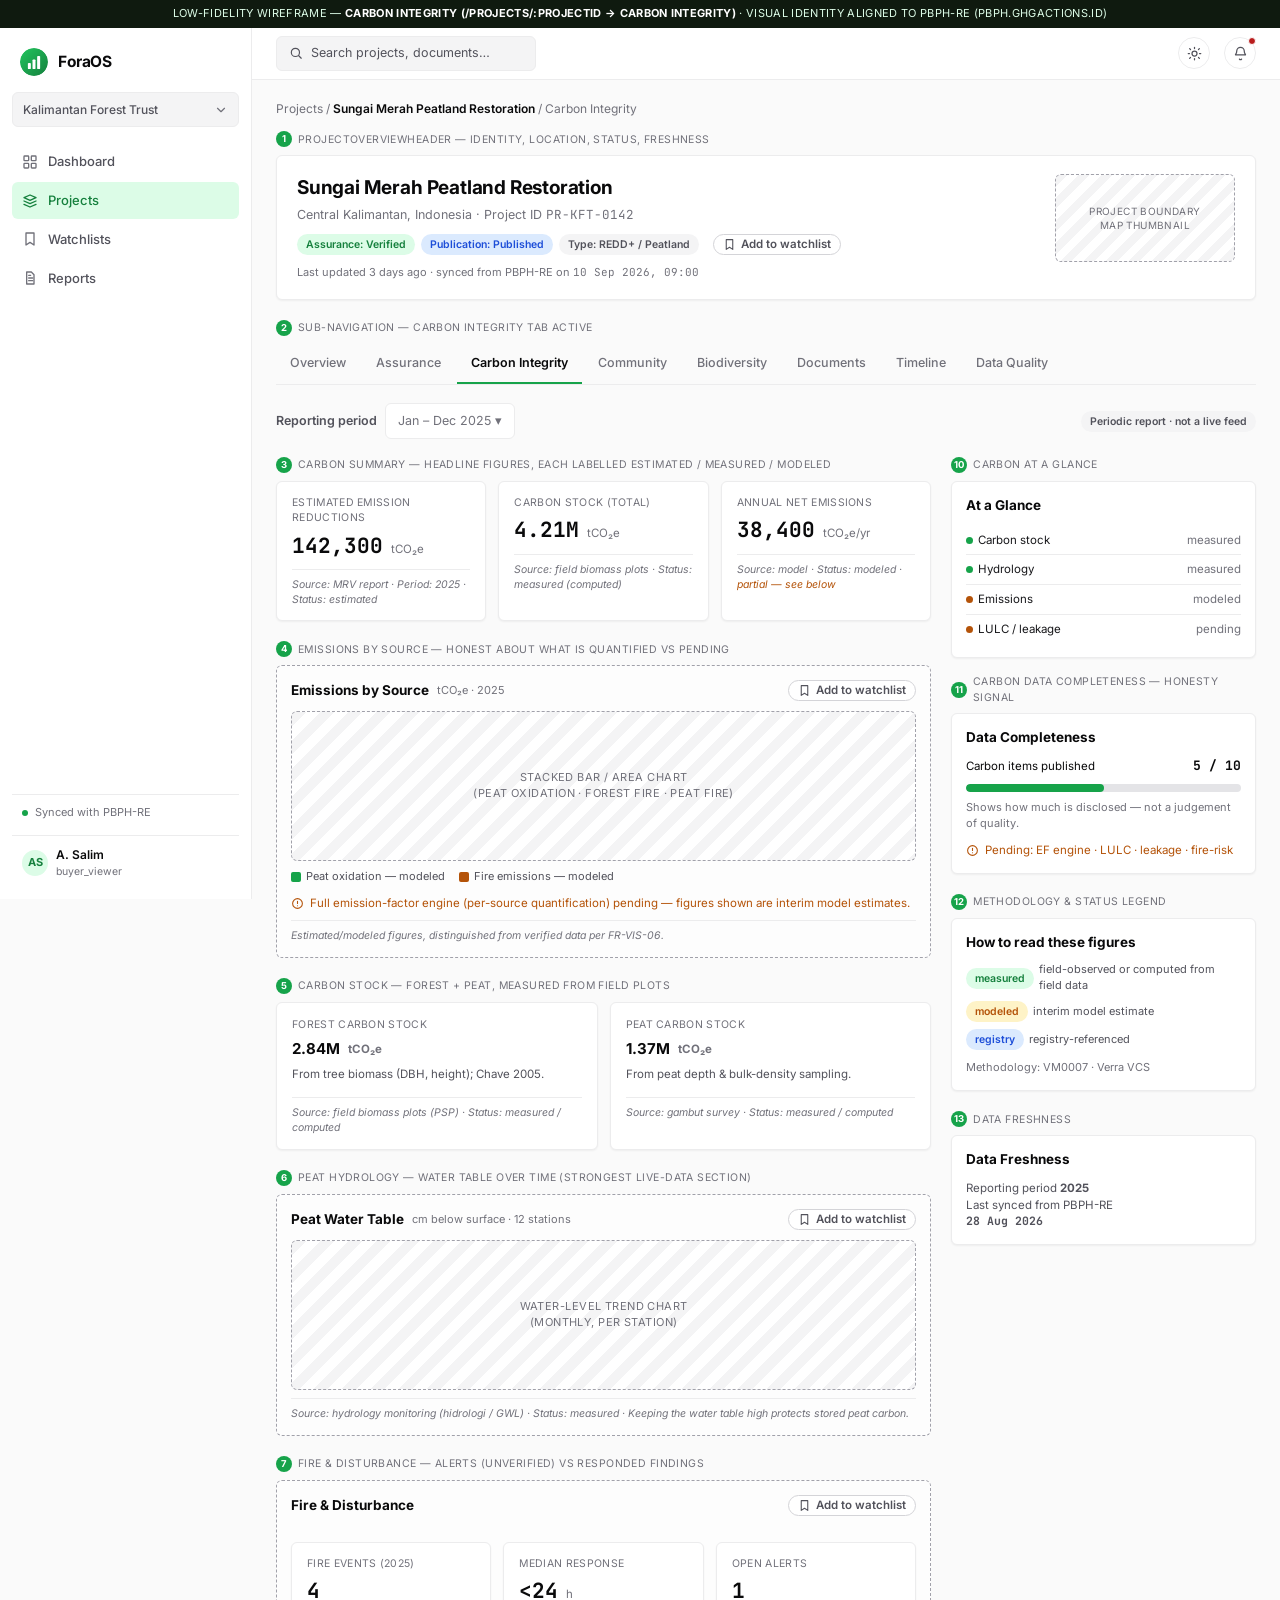
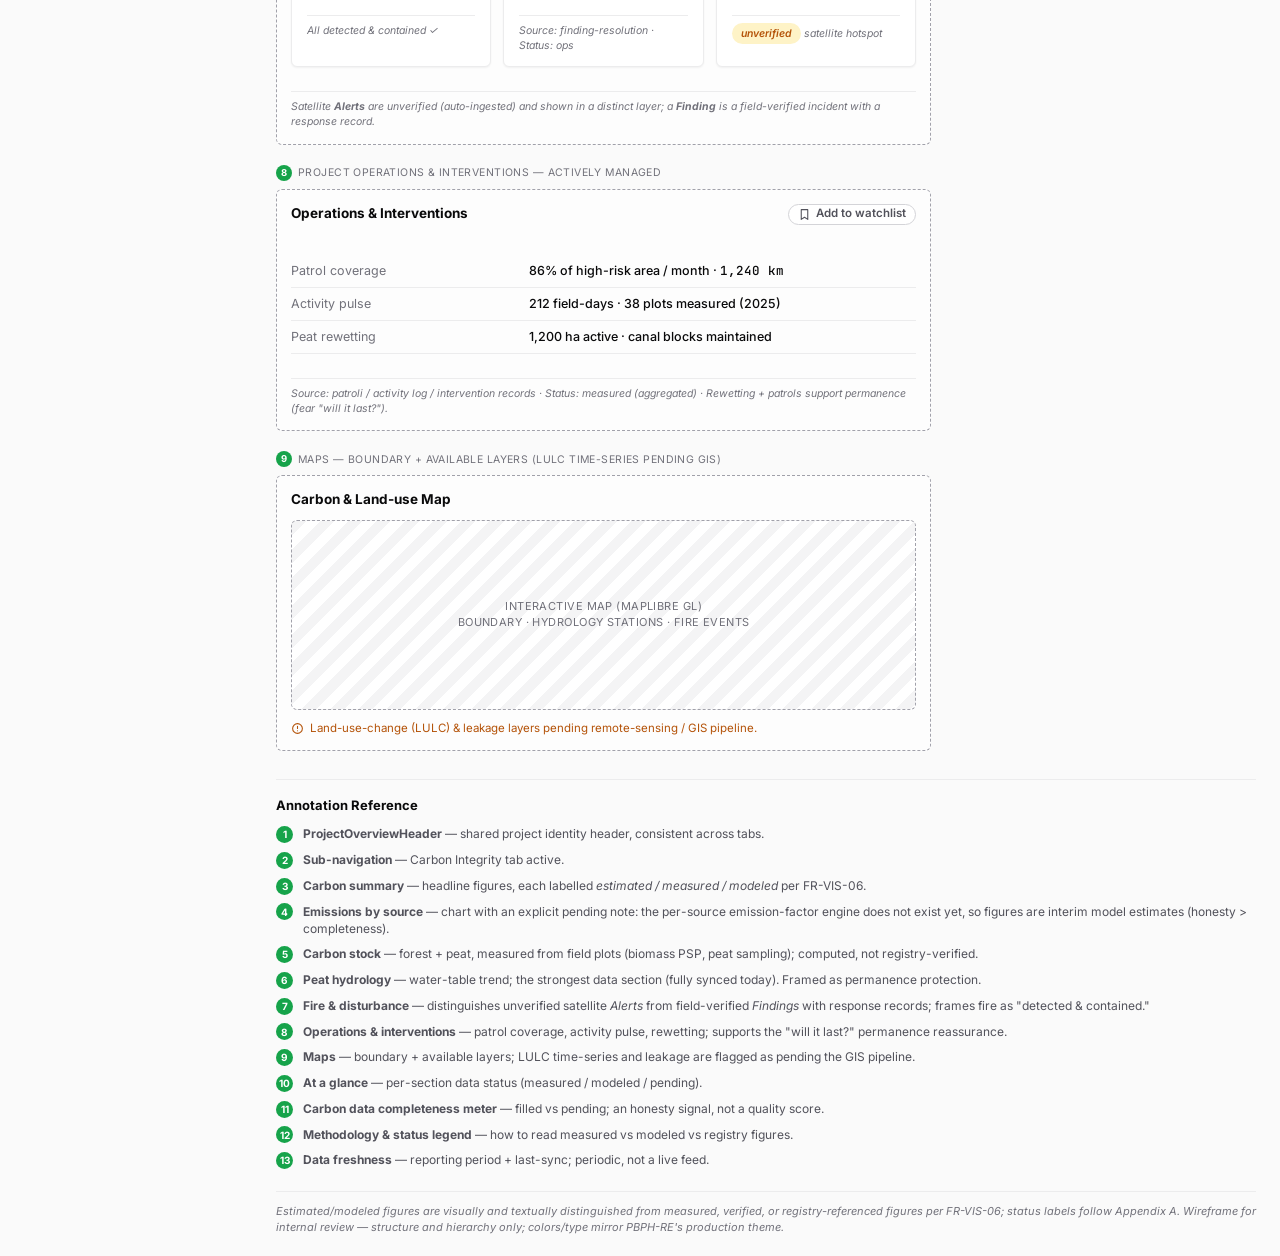
<file: carbon-integrity.html>
<!DOCTYPE html>
<html lang="en">
<head>
<meta charset="UTF-8">
<meta name="viewport" content="width=device-width, initial-scale=1.0">
<title>Wireframe — Carbon Integrity | ForaOS Buyer Platform</title>
<link rel="icon" type="image/svg+xml" href="data:image/svg+xml,%3Csvg%20xmlns%3D%22http%3A//www.w3.org/2000/svg%22%20viewBox%3D%220%200%2032%2032%22%3E%3Ccircle%20cx%3D%2216%22%20cy%3D%2216%22%20r%3D%2216%22%20fill%3D%22%2316a34a%22/%3E%3Crect%20x%3D%229%22%20y%3D%2217%22%20width%3D%223.4%22%20height%3D%227%22%20rx%3D%221%22%20fill%3D%22%23fff%22/%3E%3Crect%20x%3D%2214.3%22%20y%3D%2213%22%20width%3D%223.4%22%20height%3D%2211%22%20rx%3D%221%22%20fill%3D%22%23fff%22/%3E%3Crect%20x%3D%2219.6%22%20y%3D%229%22%20width%3D%223.4%22%20height%3D%2215%22%20rx%3D%221%22%20fill%3D%22%23fff%22/%3E%3C/svg%3E">
<link rel="preconnect" href="https://fonts.googleapis.com">
<link rel="preconnect" href="https://fonts.gstatic.com" crossorigin>
<link href="https://fonts.googleapis.com/css2?family=Inter:wght@400;500;600;700&family=JetBrains+Mono:wght@400;500;600&display=swap" rel="stylesheet">
<link rel="stylesheet" href="./style.css">
</head>
<body>

<div class="wf-chrome-note">Low-fidelity wireframe &mdash; <strong>Carbon Integrity (/projects/:projectId &rarr; Carbon Integrity)</strong> &middot; visual identity aligned to PBPH-RE (pbph.ghgactions.id)</div>

<div class="shell">
  <aside class="sidebar">
    <div class="sidebar-brand">
      <svg class="brand-mark" viewBox="0 0 32 32" aria-label="ForaOS">
        <defs>
          <linearGradient id="mark4" x1="0" y1="0" x2="1" y2="1">
            <stop offset="0" stop-color="#22c55e"/>
            <stop offset="1" stop-color="#15803d"/>
          </linearGradient>
        </defs>
        <circle cx="16" cy="16" r="16" fill="url(#mark4)"/>
        <rect x="9" y="17" width="3.4" height="7" rx="1" fill="#fff"/>
        <rect x="14.3" y="13" width="3.4" height="11" rx="1" fill="#fff"/>
        <rect x="19.6" y="9" width="3.4" height="15" rx="1" fill="#fff"/>
      </svg>
      <div class="wordmark">ForaOS</div>
    </div>

    <div class="org-switch">
      Kalimantan Forest Trust
      <svg viewBox="0 0 24 24" fill="none" stroke="currentColor" stroke-width="2" stroke-linecap="round" stroke-linejoin="round"><path d="M6 9l6 6 6-6"/></svg>
    </div>

    <nav class="sidebar-nav">
      <a href="index.html">
        <svg viewBox="0 0 24 24" fill="none" stroke="currentColor" stroke-width="2" stroke-linecap="round" stroke-linejoin="round"><rect x="3" y="3" width="7" height="7" rx="1"/><rect x="14" y="3" width="7" height="7" rx="1"/><rect x="3" y="14" width="7" height="7" rx="1"/><rect x="14" y="14" width="7" height="7" rx="1"/></svg>
        Dashboard
      </a>
      <a class="active" href="project-overview.html">
        <svg viewBox="0 0 24 24" fill="none" stroke="currentColor" stroke-width="2" stroke-linecap="round" stroke-linejoin="round"><path d="M3 7l9-4 9 4-9 4-9-4z"/><path d="M3 12l9 4 9-4"/><path d="M3 17l9 4 9-4"/></svg>
        Projects
      </a>
      <a href="watchlist.html">
        <svg viewBox="0 0 24 24" fill="none" stroke="currentColor" stroke-width="2" stroke-linecap="round" stroke-linejoin="round"><path d="M6 3h12v18l-6-4-6 4V3z"/></svg>
        Watchlists
      </a>
      <a href="#">
        <svg viewBox="0 0 24 24" fill="none" stroke="currentColor" stroke-width="2" stroke-linecap="round" stroke-linejoin="round"><path d="M7 3h7l4 4v14H7V3z"/><path d="M10 12h6M10 16h6M10 8h3"/></svg>
        Reports
      </a>
    </nav>

    <div class="sidebar-spacer"></div>

    <div class="sidebar-sync"><span class="pulse"></span> Synced with PBPH-RE</div>
    <div class="sidebar-user">
      <div class="avatar">AS</div>
      <div>
        <div class="who">A. Salim</div>
        <div class="role">buyer_viewer</div>
      </div>
    </div>
  </aside>

  <div class="main">
    <div class="topbar-slim">
      <div class="search-box">
        <svg viewBox="0 0 24 24" fill="none" stroke="currentColor" stroke-width="2" stroke-linecap="round" stroke-linejoin="round"><circle cx="11" cy="11" r="7"/><path d="M21 21l-4.3-4.3"/></svg>
        Search projects, documents…
      </div>
      <div class="topbar-right">
        <button class="icon-btn" id="theme-toggle" type="button" aria-label="Toggle dark mode" onclick="document.documentElement.classList.toggle('dark')" style="background:none;padding:0;font:inherit;">
          <svg viewBox="0 0 24 24" fill="none" stroke="currentColor" stroke-width="2" stroke-linecap="round" stroke-linejoin="round"><circle cx="12" cy="12" r="4"/><path d="M12 2v2M12 20v2M4.2 4.2l1.4 1.4M18.4 18.4l1.4 1.4M2 12h2M20 12h2M4.2 19.8l1.4-1.4M18.4 5.6l1.4-1.4"/></svg>
        </button>
        <div class="icon-btn">
          <svg viewBox="0 0 24 24" fill="none" stroke="currentColor" stroke-width="2" stroke-linecap="round" stroke-linejoin="round"><path d="M18 8a6 6 0 10-12 0c0 4-2 5-2 6h16c0-1-2-2-2-6z"/><path d="M10.3 21a2 2 0 003.4 0"/></svg>
          <span class="dot"></span>
        </div>
      </div>
    </div>

    <main class="page" data-project="PR-KFT-0142" data-project-name="Sungai Merah Peatland Restoration">

      <div class="breadcrumb">Projects / <span class="cur">Sungai Merah Peatland Restoration</span> / Carbon Integrity</div>

      <div class="wf-tag"><span class="badge">1</span> ProjectOverviewHeader — identity, location, status, freshness</div>
      <div class="ov-header">
        <div style="flex:1;">
          <div class="name">Sungai Merah Peatland Restoration</div>
          <div class="loc">Central Kalimantan, Indonesia &middot; Project ID <span class="mono">PR-KFT-0142</span></div>
          <div class="badge-row" data-follow-project="assurance-status" data-follow-label="Assurance status">
            <span class="chip good">Assurance: Verified</span>
            <span class="chip info">Publication: Published</span>
            <span class="chip neutral">Type: REDD+ / Peatland</span>
          </div>
          <div class="meta">Last updated 3 days ago &middot; synced from PBPH-RE on <span class="mono">10 Sep 2026, 09:00</span></div>
        </div>
        <div class="hero-thumb">Project boundary<br>map thumbnail</div>
      </div>

      <div class="wf-tag"><span class="badge">2</span> Sub-navigation — Carbon Integrity tab active</div>
      <nav class="tabs">
        <a href="project-overview.html">Overview</a>
        <a href="assurance.html">Assurance</a>
        <a class="active" href="carbon-integrity.html">Carbon Integrity</a>
        <a href="community.html">Community</a>
        <a href="biodiversity.html">Biodiversity</a>
        <a href="documents.html">Documents</a>
        <a href="timeline.html">Timeline</a>
        <a href="data-quality.html">Data Quality</a>
      </nav>

      <!-- reporting period context -->
      <div class="search-row" style="align-items:center;">
        <div style="font-size:12.5px;color:var(--gray-700);font-weight:600;">Reporting period</div>
        <div class="filter-chip">Jan – Dec 2025 ▾</div>
        <div style="flex:1;"></div>
        <span class="chip neutral">Periodic report &middot; not a live feed</span>
      </div>

      <div class="layout-2col">
        <!-- main column -->
        <div class="stack">

          <!-- carbon summary -->
          <div>
            <div class="wf-tag"><span class="badge">3</span> Carbon summary — headline figures, each labelled estimated / measured / modeled</div>
            <div class="grid-3">
              <div class="metric-card">
                <div class="label">Estimated Emission Reductions</div>
                <div class="value-row"><span class="value mono">142,300</span><span class="unit">tCO₂e</span></div>
                <div class="disclosure-line">Source: MRV report · Period: 2025 · Status: estimated</div>
              </div>
              <div class="metric-card">
                <div class="label">Carbon Stock (total)</div>
                <div class="value-row"><span class="value mono">4.21M</span><span class="unit">tCO₂e</span></div>
                <div class="disclosure-line">Source: field biomass plots · Status: measured (computed)</div>
              </div>
              <div class="metric-card">
                <div class="label">Annual Net Emissions</div>
                <div class="value-row"><span class="value mono">38,400</span><span class="unit">tCO₂e/yr</span></div>
                <div class="disclosure-line">Source: model · Status: modeled · <span style="color:var(--warn);">partial — see below</span></div>
              </div>
            </div>
          </div>

          <!-- emissions by source -->
          <div>
            <div class="wf-tag"><span class="badge">4</span> Emissions by source — honest about what is quantified vs pending</div>
            <div class="frame" data-follow="emissions-by-source">
              <div class="section-title">Emissions by Source <span class="hint">tCO₂e · 2025</span></div>
              <div class="chart-block">Stacked bar / area chart<br>(peat oxidation · forest fire · peat fire)</div>
              <div class="legend-inline">
                <span><span class="swatch" style="background:var(--accent);"></span>Peat oxidation — modeled</span>
                <span><span class="swatch" style="background:var(--warn);"></span>Fire emissions — modeled</span>
              </div>
              <div class="meter-pending" style="margin-top:10px;">
                <svg viewBox="0 0 24 24" width="13" height="13" fill="none" stroke="currentColor" stroke-width="2" stroke-linecap="round" stroke-linejoin="round"><circle cx="12" cy="12" r="9"/><path d="M12 8v4M12 16h.01"/></svg>
                Full emission-factor engine (per-source quantification) pending — figures shown are interim model estimates.
              </div>
              <div class="src-line">Estimated/modeled figures, distinguished from verified data per FR-VIS-06.</div>
            </div>
          </div>

          <!-- carbon stock -->
          <div>
            <div class="wf-tag"><span class="badge">5</span> Carbon stock — forest + peat, measured from field plots</div>
            <div class="assr-grid">
              <div class="assr-card">
                <div class="assr-label">Forest Carbon Stock</div>
                <div class="assr-value">2.84M <span class="unit" style="font-size:11.5px;color:var(--gray-500);">tCO₂e</span></div>
                <div class="assr-sub">From tree biomass (DBH, height); Chave 2005.</div>
                <div class="src-line">Source: field biomass plots (PSP) · Status: measured / computed</div>
              </div>
              <div class="assr-card">
                <div class="assr-label">Peat Carbon Stock</div>
                <div class="assr-value">1.37M <span class="unit" style="font-size:11.5px;color:var(--gray-500);">tCO₂e</span></div>
                <div class="assr-sub">From peat depth &amp; bulk-density sampling.</div>
                <div class="src-line">Source: gambut survey · Status: measured / computed</div>
              </div>
            </div>
          </div>

          <!-- peat hydrology (the ready one) -->
          <div>
            <div class="wf-tag"><span class="badge">6</span> Peat hydrology — water table over time (strongest live-data section)</div>
            <div class="frame" data-follow="peat-water-table">
              <div class="section-title">Peat Water Table <span class="hint">cm below surface · 12 stations</span></div>
              <div class="chart-block">Water-level trend chart<br>(monthly, per station)</div>
              <div class="src-line">Source: hydrology monitoring (hidrologi / GWL) · Status: measured · Keeping the water table high protects stored peat carbon.</div>
            </div>
          </div>

          <!-- fire & disturbance -->
          <div>
            <div class="wf-tag"><span class="badge">7</span> Fire &amp; disturbance — alerts (unverified) vs responded findings</div>
            <div class="frame stack" data-follow="fire-disturbance">
              <div class="section-title">Fire &amp; Disturbance</div>
              <div class="grid-3">
                <div class="metric-card">
                  <div class="label">Fire events (2025)</div>
                  <div class="value-row"><span class="value mono">4</span></div>
                  <div class="disclosure-line">All detected &amp; contained ✓</div>
                </div>
                <div class="metric-card">
                  <div class="label">Median response</div>
                  <div class="value-row"><span class="value mono">&lt;24</span><span class="unit">h</span></div>
                  <div class="disclosure-line">Source: finding-resolution · Status: ops</div>
                </div>
                <div class="metric-card">
                  <div class="label">Open alerts</div>
                  <div class="value-row"><span class="value mono">1</span></div>
                  <div class="disclosure-line"><span class="chip warn">unverified</span> satellite hotspot</div>
                </div>
              </div>
              <div class="src-line">Satellite <strong>Alerts</strong> are unverified (auto-ingested) and shown in a distinct layer; a <strong>Finding</strong> is a field-verified incident with a response record.</div>
            </div>
          </div>

          <!-- operations & interventions -->
          <div>
            <div class="wf-tag"><span class="badge">8</span> Project operations &amp; interventions — actively managed</div>
            <div class="frame stack" data-follow="operations-interventions">
              <div class="section-title">Operations &amp; Interventions</div>
              <table class="facts-table">
                <tr><td class="k">Patrol coverage</td><td class="v">86% of high-risk area / month · <span class="mono">1,240 km</span></td></tr>
                <tr><td class="k">Activity pulse</td><td class="v">212 field-days · 38 plots measured (2025)</td></tr>
                <tr><td class="k">Peat rewetting</td><td class="v">1,200 ha active · canal blocks maintained</td></tr>
              </table>
              <div class="src-line">Source: patroli / activity log / intervention records · Status: measured (aggregated) · Rewetting + patrols support permanence (fear "will it last?").</div>
            </div>
          </div>

          <!-- maps -->
          <div>
            <div class="wf-tag"><span class="badge">9</span> Maps — boundary + available layers (LULC time-series pending GIS)</div>
            <div class="frame">
              <div class="section-title">Carbon &amp; Land-use Map</div>
              <div class="map-block">Interactive map (MapLibre GL)<br>boundary · hydrology stations · fire events</div>
              <div class="meter-pending" style="margin-top:10px;">
                <svg viewBox="0 0 24 24" width="13" height="13" fill="none" stroke="currentColor" stroke-width="2" stroke-linecap="round" stroke-linejoin="round"><circle cx="12" cy="12" r="9"/><path d="M12 8v4M12 16h.01"/></svg>
                Land-use-change (LULC) &amp; leakage layers pending remote-sensing / GIS pipeline.
              </div>
            </div>
          </div>

        </div>

        <!-- sidebar -->
        <div class="stack">

          <div>
            <div class="wf-tag"><span class="badge">10</span> Carbon at a glance</div>
            <div class="panel">
              <div class="section-title">At a Glance</div>
              <table class="fresh-table">
                <tr><td class="pkg"><span class="status-dot good"></span>Carbon stock</td><td class="stamp">measured</td></tr>
                <tr><td class="pkg"><span class="status-dot good"></span>Hydrology</td><td class="stamp">measured</td></tr>
                <tr><td class="pkg"><span class="status-dot warn"></span>Emissions</td><td class="stamp">modeled</td></tr>
                <tr><td class="pkg"><span class="status-dot warn"></span>LULC / leakage</td><td class="stamp">pending</td></tr>
              </table>
            </div>
          </div>

          <div>
            <div class="wf-tag"><span class="badge">11</span> Carbon data completeness — honesty signal</div>
            <div class="panel">
              <div class="section-title">Data Completeness</div>
              <div class="meter">
                <div class="meter-head"><span>Carbon items published</span><span class="count mono">5 / 10</span></div>
                <div class="meter-track"><div class="meter-fill" style="width:50%;"></div></div>
                <div class="meter-note">Shows how much is disclosed — not a judgement of quality.</div>
                <div class="meter-pending">
                  <svg viewBox="0 0 24 24" width="13" height="13" fill="none" stroke="currentColor" stroke-width="2" stroke-linecap="round" stroke-linejoin="round"><circle cx="12" cy="12" r="9"/><path d="M12 8v4M12 16h.01"/></svg>
                  Pending: EF engine · LULC · leakage · fire-risk
                </div>
              </div>
            </div>
          </div>

          <div>
            <div class="wf-tag"><span class="badge">12</span> Methodology &amp; status legend</div>
            <div class="panel">
              <div class="section-title">How to read these figures</div>
              <div class="legend-inline" style="flex-direction:column;gap:7px;">
                <span><span class="chip good">measured</span> field-observed or computed from field data</span>
                <span><span class="chip warn">modeled</span> interim model estimate</span>
                <span><span class="chip info">registry</span> registry-referenced</span>
              </div>
              <div style="font-size:11px;color:var(--gray-500);margin-top:10px;">Methodology: VM0007 · Verra VCS</div>
            </div>
          </div>

          <div>
            <div class="wf-tag"><span class="badge">13</span> Data freshness</div>
            <div class="panel">
              <div class="section-title">Data Freshness</div>
              <div style="font-size:11.5px;color:var(--gray-700);">Reporting period <strong>2025</strong><br>Last synced from PBPH-RE<br><strong class="mono">28 Aug 2026</strong></div>
            </div>
          </div>

        </div>
      </div>

      <div class="legend">
        <h2>Annotation Reference</h2>
        <ol>
          <li><span class="badge">1</span><div><strong>ProjectOverviewHeader</strong> — shared project identity header, consistent across tabs.</div></li>
          <li><span class="badge">2</span><div><strong>Sub-navigation</strong> — Carbon Integrity tab active.</div></li>
          <li><span class="badge">3</span><div><strong>Carbon summary</strong> — headline figures, each labelled <em>estimated / measured / modeled</em> per FR-VIS-06.</div></li>
          <li><span class="badge">4</span><div><strong>Emissions by source</strong> — chart with an explicit pending note: the per-source emission-factor engine does not exist yet, so figures are interim model estimates (honesty &gt; completeness).</div></li>
          <li><span class="badge">5</span><div><strong>Carbon stock</strong> — forest + peat, measured from field plots (biomass PSP, peat sampling); computed, not registry-verified.</div></li>
          <li><span class="badge">6</span><div><strong>Peat hydrology</strong> — water-table trend; the strongest data section (fully synced today). Framed as permanence protection.</div></li>
          <li><span class="badge">7</span><div><strong>Fire &amp; disturbance</strong> — distinguishes unverified satellite <em>Alerts</em> from field-verified <em>Findings</em> with response records; frames fire as "detected &amp; contained."</div></li>
          <li><span class="badge">8</span><div><strong>Operations &amp; interventions</strong> — patrol coverage, activity pulse, rewetting; supports the "will it last?" permanence reassurance.</div></li>
          <li><span class="badge">9</span><div><strong>Maps</strong> — boundary + available layers; LULC time-series and leakage are flagged as pending the GIS pipeline.</div></li>
          <li><span class="badge">10</span><div><strong>At a glance</strong> — per-section data status (measured / modeled / pending).</div></li>
          <li><span class="badge">11</span><div><strong>Carbon data completeness meter</strong> — filled vs pending; an honesty signal, not a quality score.</div></li>
          <li><span class="badge">12</span><div><strong>Methodology &amp; status legend</strong> — how to read measured vs modeled vs registry figures.</div></li>
          <li><span class="badge">13</span><div><strong>Data freshness</strong> — reporting period + last-sync; periodic, not a live feed.</div></li>
        </ol>
      </div>

      <div class="disclosure">Estimated/modeled figures are visually and textually distinguished from measured, verified, or registry-referenced figures per FR-VIS-06; status labels follow Appendix A. Wireframe for internal review — structure and hierarchy only; colors/type mirror PBPH-RE's production theme.</div>
    </main>
  </div>
</div>

<script src="./watchlist.js"></script>
</body>
</html>
</file>
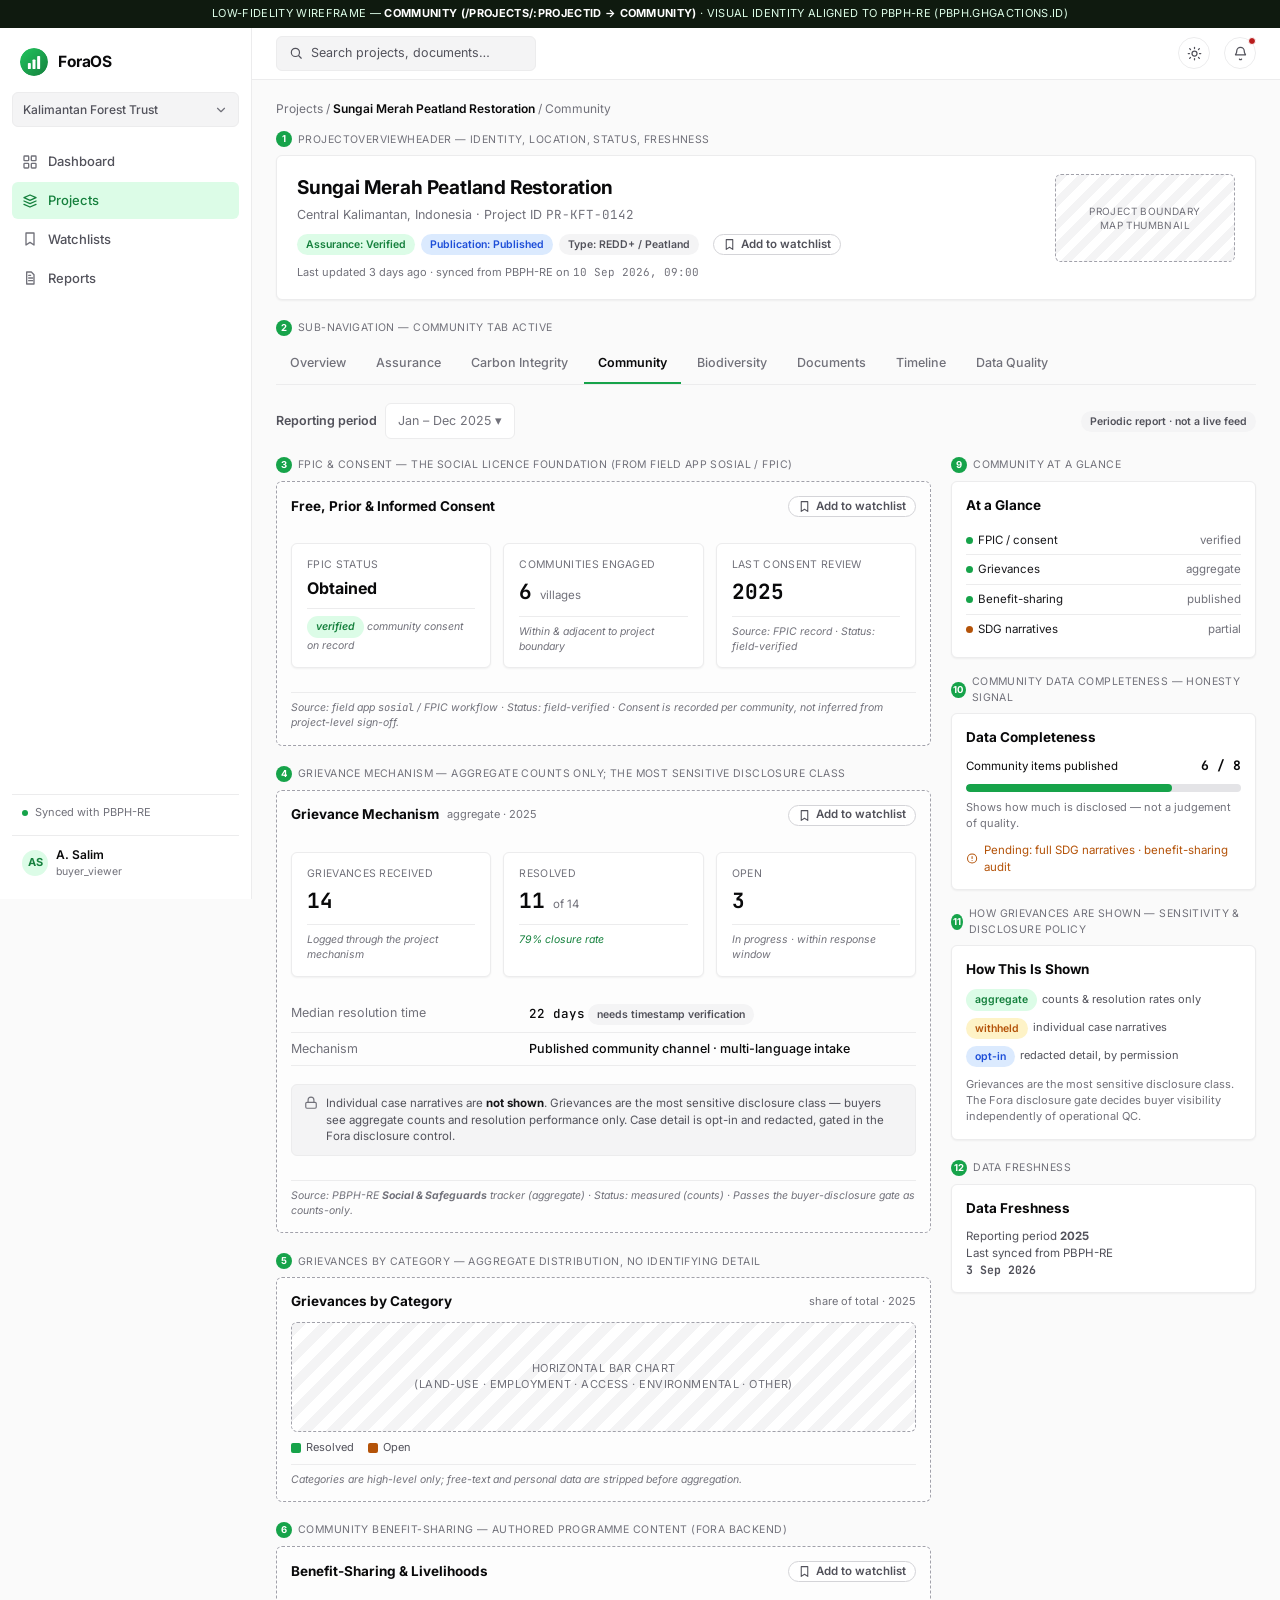
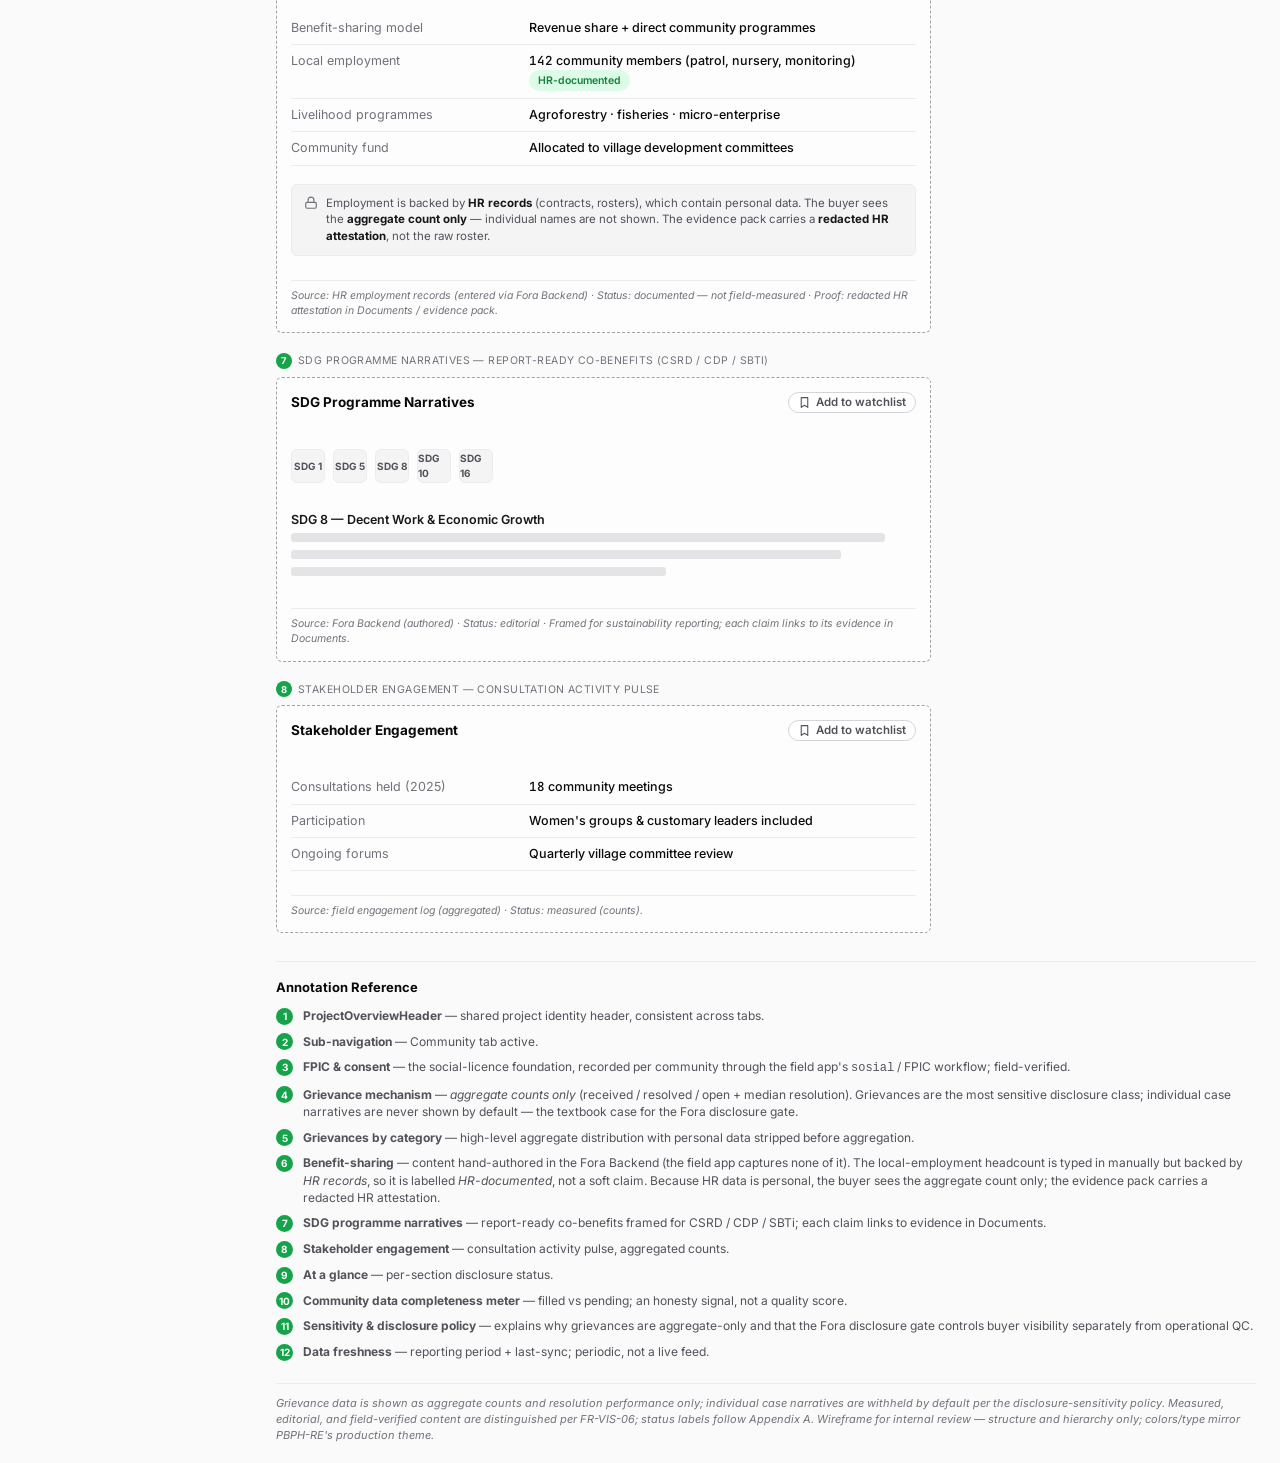
<file: community.html>
<!DOCTYPE html>
<html lang="en">
<head>
<meta charset="UTF-8">
<meta name="viewport" content="width=device-width, initial-scale=1.0">
<title>Wireframe — Community | ForaOS Buyer Platform</title>
<link rel="icon" type="image/svg+xml" href="data:image/svg+xml,%3Csvg%20xmlns%3D%22http%3A//www.w3.org/2000/svg%22%20viewBox%3D%220%200%2032%2032%22%3E%3Ccircle%20cx%3D%2216%22%20cy%3D%2216%22%20r%3D%2216%22%20fill%3D%22%2316a34a%22/%3E%3Crect%20x%3D%229%22%20y%3D%2217%22%20width%3D%223.4%22%20height%3D%227%22%20rx%3D%221%22%20fill%3D%22%23fff%22/%3E%3Crect%20x%3D%2214.3%22%20y%3D%2213%22%20width%3D%223.4%22%20height%3D%2211%22%20rx%3D%221%22%20fill%3D%22%23fff%22/%3E%3Crect%20x%3D%2219.6%22%20y%3D%229%22%20width%3D%223.4%22%20height%3D%2215%22%20rx%3D%221%22%20fill%3D%22%23fff%22/%3E%3C/svg%3E">
<link rel="preconnect" href="https://fonts.googleapis.com">
<link rel="preconnect" href="https://fonts.gstatic.com" crossorigin>
<link href="https://fonts.googleapis.com/css2?family=Inter:wght@400;500;600;700&family=JetBrains+Mono:wght@400;500;600&display=swap" rel="stylesheet">
<link rel="stylesheet" href="./style.css">
</head>
<body>

<div class="wf-chrome-note">Low-fidelity wireframe &mdash; <strong>Community (/projects/:projectId &rarr; Community)</strong> &middot; visual identity aligned to PBPH-RE (pbph.ghgactions.id)</div>

<div class="shell">
  <aside class="sidebar">
    <div class="sidebar-brand">
      <svg class="brand-mark" viewBox="0 0 32 32" aria-label="ForaOS">
        <defs>
          <linearGradient id="mark5" x1="0" y1="0" x2="1" y2="1">
            <stop offset="0" stop-color="#22c55e"/>
            <stop offset="1" stop-color="#15803d"/>
          </linearGradient>
        </defs>
        <circle cx="16" cy="16" r="16" fill="url(#mark5)"/>
        <rect x="9" y="17" width="3.4" height="7" rx="1" fill="#fff"/>
        <rect x="14.3" y="13" width="3.4" height="11" rx="1" fill="#fff"/>
        <rect x="19.6" y="9" width="3.4" height="15" rx="1" fill="#fff"/>
      </svg>
      <div class="wordmark">ForaOS</div>
    </div>

    <div class="org-switch">
      Kalimantan Forest Trust
      <svg viewBox="0 0 24 24" fill="none" stroke="currentColor" stroke-width="2" stroke-linecap="round" stroke-linejoin="round"><path d="M6 9l6 6 6-6"/></svg>
    </div>

    <nav class="sidebar-nav">
      <a href="index.html">
        <svg viewBox="0 0 24 24" fill="none" stroke="currentColor" stroke-width="2" stroke-linecap="round" stroke-linejoin="round"><rect x="3" y="3" width="7" height="7" rx="1"/><rect x="14" y="3" width="7" height="7" rx="1"/><rect x="3" y="14" width="7" height="7" rx="1"/><rect x="14" y="14" width="7" height="7" rx="1"/></svg>
        Dashboard
      </a>
      <a class="active" href="project-overview.html">
        <svg viewBox="0 0 24 24" fill="none" stroke="currentColor" stroke-width="2" stroke-linecap="round" stroke-linejoin="round"><path d="M3 7l9-4 9 4-9 4-9-4z"/><path d="M3 12l9 4 9-4"/><path d="M3 17l9 4 9-4"/></svg>
        Projects
      </a>
      <a href="watchlist.html">
        <svg viewBox="0 0 24 24" fill="none" stroke="currentColor" stroke-width="2" stroke-linecap="round" stroke-linejoin="round"><path d="M6 3h12v18l-6-4-6 4V3z"/></svg>
        Watchlists
      </a>
      <a href="#">
        <svg viewBox="0 0 24 24" fill="none" stroke="currentColor" stroke-width="2" stroke-linecap="round" stroke-linejoin="round"><path d="M7 3h7l4 4v14H7V3z"/><path d="M10 12h6M10 16h6M10 8h3"/></svg>
        Reports
      </a>
    </nav>

    <div class="sidebar-spacer"></div>

    <div class="sidebar-sync"><span class="pulse"></span> Synced with PBPH-RE</div>
    <div class="sidebar-user">
      <div class="avatar">AS</div>
      <div>
        <div class="who">A. Salim</div>
        <div class="role">buyer_viewer</div>
      </div>
    </div>
  </aside>

  <div class="main">
    <div class="topbar-slim">
      <div class="search-box">
        <svg viewBox="0 0 24 24" fill="none" stroke="currentColor" stroke-width="2" stroke-linecap="round" stroke-linejoin="round"><circle cx="11" cy="11" r="7"/><path d="M21 21l-4.3-4.3"/></svg>
        Search projects, documents…
      </div>
      <div class="topbar-right">
        <button class="icon-btn" id="theme-toggle" type="button" aria-label="Toggle dark mode" onclick="document.documentElement.classList.toggle('dark')" style="background:none;padding:0;font:inherit;">
          <svg viewBox="0 0 24 24" fill="none" stroke="currentColor" stroke-width="2" stroke-linecap="round" stroke-linejoin="round"><circle cx="12" cy="12" r="4"/><path d="M12 2v2M12 20v2M4.2 4.2l1.4 1.4M18.4 18.4l1.4 1.4M2 12h2M20 12h2M4.2 19.8l1.4-1.4M18.4 5.6l1.4-1.4"/></svg>
        </button>
        <div class="icon-btn">
          <svg viewBox="0 0 24 24" fill="none" stroke="currentColor" stroke-width="2" stroke-linecap="round" stroke-linejoin="round"><path d="M18 8a6 6 0 10-12 0c0 4-2 5-2 6h16c0-1-2-2-2-6z"/><path d="M10.3 21a2 2 0 003.4 0"/></svg>
          <span class="dot"></span>
        </div>
      </div>
    </div>

    <main class="page" data-project="PR-KFT-0142" data-project-name="Sungai Merah Peatland Restoration">

      <div class="breadcrumb">Projects / <span class="cur">Sungai Merah Peatland Restoration</span> / Community</div>

      <div class="wf-tag"><span class="badge">1</span> ProjectOverviewHeader — identity, location, status, freshness</div>
      <div class="ov-header">
        <div style="flex:1;">
          <div class="name">Sungai Merah Peatland Restoration</div>
          <div class="loc">Central Kalimantan, Indonesia &middot; Project ID <span class="mono">PR-KFT-0142</span></div>
          <div class="badge-row" data-follow-project="assurance-status" data-follow-label="Assurance status">
            <span class="chip good">Assurance: Verified</span>
            <span class="chip info">Publication: Published</span>
            <span class="chip neutral">Type: REDD+ / Peatland</span>
          </div>
          <div class="meta">Last updated 3 days ago &middot; synced from PBPH-RE on <span class="mono">10 Sep 2026, 09:00</span></div>
        </div>
        <div class="hero-thumb">Project boundary<br>map thumbnail</div>
      </div>

      <div class="wf-tag"><span class="badge">2</span> Sub-navigation — Community tab active</div>
      <nav class="tabs">
        <a href="project-overview.html">Overview</a>
        <a href="assurance.html">Assurance</a>
        <a href="carbon-integrity.html">Carbon Integrity</a>
        <a class="active" href="community.html">Community</a>
        <a href="biodiversity.html">Biodiversity</a>
        <a href="documents.html">Documents</a>
        <a href="timeline.html">Timeline</a>
        <a href="data-quality.html">Data Quality</a>
      </nav>

      <!-- reporting period context -->
      <div class="search-row" style="align-items:center;">
        <div style="font-size:12.5px;color:var(--gray-700);font-weight:600;">Reporting period</div>
        <div class="filter-chip">Jan – Dec 2025 ▾</div>
        <div style="flex:1;"></div>
        <span class="chip neutral">Periodic report &middot; not a live feed</span>
      </div>

      <div class="layout-2col">
        <!-- main column -->
        <div class="stack">

          <!-- FPIC & consent -->
          <div>
            <div class="wf-tag"><span class="badge">3</span> FPIC &amp; consent — the social licence foundation (from field app sosial / FPIC)</div>
            <div class="frame stack" data-follow="fpic-consent">
              <div class="section-title">Free, Prior &amp; Informed Consent</div>
              <div class="grid-3">
                <div class="metric-card">
                  <div class="label">FPIC Status</div>
                  <div class="value-row"><span class="value" style="font-size:16px;">Obtained</span></div>
                  <div class="disclosure-line"><span class="chip good">verified</span> community consent on record</div>
                </div>
                <div class="metric-card">
                  <div class="label">Communities Engaged</div>
                  <div class="value-row"><span class="value mono">6</span><span class="unit">villages</span></div>
                  <div class="disclosure-line">Within &amp; adjacent to project boundary</div>
                </div>
                <div class="metric-card">
                  <div class="label">Last Consent Review</div>
                  <div class="value-row"><span class="value mono">2025</span></div>
                  <div class="disclosure-line">Source: FPIC record · Status: field-verified</div>
                </div>
              </div>
              <div class="src-line">Source: field app <span class="mono">sosial</span> / FPIC workflow · Status: field-verified · Consent is recorded per community, not inferred from project-level sign-off.</div>
            </div>
          </div>

          <!-- grievance mechanism — aggregate only -->
          <div>
            <div class="wf-tag"><span class="badge">4</span> Grievance mechanism — aggregate counts only; the most sensitive disclosure class</div>
            <div class="frame stack" data-follow="grievances">
              <div class="section-title">Grievance Mechanism <span class="hint">aggregate · 2025</span></div>
              <div class="grid-3">
                <div class="metric-card">
                  <div class="label">Grievances Received</div>
                  <div class="value-row"><span class="value mono">14</span></div>
                  <div class="disclosure-line">Logged through the project mechanism</div>
                </div>
                <div class="metric-card">
                  <div class="label">Resolved</div>
                  <div class="value-row"><span class="value mono">11</span><span class="unit">of 14</span></div>
                  <div class="disclosure-line good" style="color:var(--accent-text);">79% closure rate</div>
                </div>
                <div class="metric-card">
                  <div class="label">Open</div>
                  <div class="value-row"><span class="value mono">3</span></div>
                  <div class="disclosure-line">In progress &middot; within response window</div>
                </div>
              </div>
              <table class="facts-table">
                <tr><td class="k">Median resolution time</td><td class="v"><span class="mono">22 days</span> <span class="chip neutral">needs timestamp verification</span></td></tr>
                <tr><td class="k">Mechanism</td><td class="v">Published community channel &middot; multi-language intake</td></tr>
              </table>
              <div class="redaction-note">
                <svg viewBox="0 0 24 24" width="14" height="14" fill="none" stroke="currentColor" stroke-width="2" stroke-linecap="round" stroke-linejoin="round"><rect x="3" y="11" width="18" height="10" rx="2"/><path d="M7 11V7a5 5 0 0110 0v4"/></svg>
                <div>Individual case narratives are <strong>not shown</strong>. Grievances are the most sensitive disclosure class — buyers see aggregate counts and resolution performance only. Case detail is opt-in and redacted, gated in the Fora disclosure control.</div>
              </div>
              <div class="src-line">Source: PBPH-RE <strong>Social &amp; Safeguards</strong> tracker (aggregate) · Status: measured (counts) · Passes the buyer-disclosure gate as counts-only.</div>
            </div>
          </div>

          <!-- grievance by category -->
          <div>
            <div class="wf-tag"><span class="badge">5</span> Grievances by category — aggregate distribution, no identifying detail</div>
            <div class="frame">
              <div class="section-title">Grievances by Category <span class="hint">share of total · 2025</span></div>
              <div class="chart-block sm">Horizontal bar chart<br>(land-use · employment · access · environmental · other)</div>
              <div class="legend-inline">
                <span><span class="swatch" style="background:var(--accent);"></span>Resolved</span>
                <span><span class="swatch" style="background:var(--warn);"></span>Open</span>
              </div>
              <div class="src-line">Categories are high-level only; free-text and personal data are stripped before aggregation.</div>
            </div>
          </div>

          <!-- benefit sharing -->
          <div>
            <div class="wf-tag"><span class="badge">6</span> Community benefit-sharing — authored programme content (Fora Backend)</div>
            <div class="frame stack" data-follow="benefit-sharing">
              <div class="section-title">Benefit-Sharing &amp; Livelihoods</div>
              <table class="facts-table">
                <tr><td class="k">Benefit-sharing model</td><td class="v">Revenue share + direct community programmes</td></tr>
                <tr><td class="k">Local employment</td><td class="v"><span class="mono">142</span> community members (patrol, nursery, monitoring) <span class="chip good">HR-documented</span></td></tr>
                <tr><td class="k">Livelihood programmes</td><td class="v">Agroforestry &middot; fisheries &middot; micro-enterprise</td></tr>
                <tr><td class="k">Community fund</td><td class="v">Allocated to village development committees</td></tr>
              </table>
              <div class="redaction-note">
                <svg viewBox="0 0 24 24" width="14" height="14" fill="none" stroke="currentColor" stroke-width="2" stroke-linecap="round" stroke-linejoin="round"><rect x="3" y="11" width="18" height="10" rx="2"/><path d="M7 11V7a5 5 0 0110 0v4"/></svg>
                <div>Employment is backed by <strong>HR records</strong> (contracts, rosters), which contain personal data. The buyer sees the <strong>aggregate count only</strong> — individual names are not shown. The evidence pack carries a <strong>redacted HR attestation</strong>, not the raw roster.</div>
              </div>
              <div class="src-line">Source: HR employment records (entered via Fora Backend) · Status: documented — not field-measured · Proof: redacted HR attestation in <a href="#" class="link">Documents</a> / evidence pack.</div>
            </div>
          </div>

          <!-- SDG narratives -->
          <div>
            <div class="wf-tag"><span class="badge">7</span> SDG programme narratives — report-ready co-benefits (CSRD / CDP / SBTi)</div>
            <div class="frame stack" data-follow="sdg-narratives">
              <div class="section-title">SDG Programme Narratives</div>
              <div class="sdg-row">
                <span class="sdg-chip">SDG 1</span>
                <span class="sdg-chip">SDG 5</span>
                <span class="sdg-chip">SDG 8</span>
                <span class="sdg-chip">SDG 10</span>
                <span class="sdg-chip">SDG 16</span>
              </div>
              <div style="margin-top:12px;">
                <div style="font-size:12.5px;font-weight:600;color:var(--gray-900);margin-bottom:4px;">SDG 8 — Decent Work &amp; Economic Growth</div>
                <div class="sk-line w-95"></div>
                <div class="sk-line w-88"></div>
                <div class="sk-line w-60"></div>
              </div>
              <div class="src-line">Source: Fora Backend (authored) · Status: editorial · Framed for sustainability reporting; each claim links to its evidence in Documents.</div>
            </div>
          </div>

          <!-- stakeholder engagement -->
          <div>
            <div class="wf-tag"><span class="badge">8</span> Stakeholder engagement — consultation activity pulse</div>
            <div class="frame stack" data-follow="stakeholder-engagement">
              <div class="section-title">Stakeholder Engagement</div>
              <table class="facts-table">
                <tr><td class="k">Consultations held (2025)</td><td class="v"><span class="mono">18</span> community meetings</td></tr>
                <tr><td class="k">Participation</td><td class="v">Women's groups &amp; customary leaders included</td></tr>
                <tr><td class="k">Ongoing forums</td><td class="v">Quarterly village committee review</td></tr>
              </table>
              <div class="src-line">Source: field engagement log (aggregated) · Status: measured (counts).</div>
            </div>
          </div>

        </div>

        <!-- sidebar -->
        <div class="stack">

          <div>
            <div class="wf-tag"><span class="badge">9</span> Community at a glance</div>
            <div class="panel">
              <div class="section-title">At a Glance</div>
              <table class="fresh-table">
                <tr><td class="pkg"><span class="status-dot good"></span>FPIC / consent</td><td class="stamp">verified</td></tr>
                <tr><td class="pkg"><span class="status-dot good"></span>Grievances</td><td class="stamp">aggregate</td></tr>
                <tr><td class="pkg"><span class="status-dot good"></span>Benefit-sharing</td><td class="stamp">published</td></tr>
                <tr><td class="pkg"><span class="status-dot warn"></span>SDG narratives</td><td class="stamp">partial</td></tr>
              </table>
            </div>
          </div>

          <div>
            <div class="wf-tag"><span class="badge">10</span> Community data completeness — honesty signal</div>
            <div class="panel">
              <div class="section-title">Data Completeness</div>
              <div class="meter">
                <div class="meter-head"><span>Community items published</span><span class="count mono">6 / 8</span></div>
                <div class="meter-track"><div class="meter-fill" style="width:75%;"></div></div>
                <div class="meter-note">Shows how much is disclosed — not a judgement of quality.</div>
                <div class="meter-pending">
                  <svg viewBox="0 0 24 24" width="13" height="13" fill="none" stroke="currentColor" stroke-width="2" stroke-linecap="round" stroke-linejoin="round"><circle cx="12" cy="12" r="9"/><path d="M12 8v4M12 16h.01"/></svg>
                  Pending: full SDG narratives · benefit-sharing audit
                </div>
              </div>
            </div>
          </div>

          <div>
            <div class="wf-tag"><span class="badge">11</span> How grievances are shown — sensitivity &amp; disclosure policy</div>
            <div class="panel">
              <div class="section-title">How This Is Shown</div>
              <div class="legend-inline" style="flex-direction:column;gap:7px;">
                <span><span class="chip good">aggregate</span> counts &amp; resolution rates only</span>
                <span><span class="chip warn">withheld</span> individual case narratives</span>
                <span><span class="chip info">opt-in</span> redacted detail, by permission</span>
              </div>
              <div style="font-size:11px;color:var(--gray-500);margin-top:10px;">Grievances are the most sensitive disclosure class. The Fora disclosure gate decides buyer visibility independently of operational QC.</div>
            </div>
          </div>

          <div>
            <div class="wf-tag"><span class="badge">12</span> Data freshness</div>
            <div class="panel">
              <div class="section-title">Data Freshness</div>
              <div style="font-size:11.5px;color:var(--gray-700);">Reporting period <strong>2025</strong><br>Last synced from PBPH-RE<br><strong class="mono">3 Sep 2026</strong></div>
            </div>
          </div>

        </div>
      </div>

      <div class="legend">
        <h2>Annotation Reference</h2>
        <ol>
          <li><span class="badge">1</span><div><strong>ProjectOverviewHeader</strong> — shared project identity header, consistent across tabs.</div></li>
          <li><span class="badge">2</span><div><strong>Sub-navigation</strong> — Community tab active.</div></li>
          <li><span class="badge">3</span><div><strong>FPIC &amp; consent</strong> — the social-licence foundation, recorded per community through the field app's <code>sosial</code> / FPIC workflow; field-verified.</div></li>
          <li><span class="badge">4</span><div><strong>Grievance mechanism</strong> — <em>aggregate counts only</em> (received / resolved / open + median resolution). Grievances are the most sensitive disclosure class; individual case narratives are never shown by default — the textbook case for the Fora disclosure gate.</div></li>
          <li><span class="badge">5</span><div><strong>Grievances by category</strong> — high-level aggregate distribution with personal data stripped before aggregation.</div></li>
          <li><span class="badge">6</span><div><strong>Benefit-sharing</strong> — content hand-authored in the Fora Backend (the field app captures none of it). The local-employment headcount is typed in manually but backed by <em>HR records</em>, so it is labelled <em>HR-documented</em>, not a soft claim. Because HR data is personal, the buyer sees the aggregate count only; the evidence pack carries a redacted HR attestation.</div></li>
          <li><span class="badge">7</span><div><strong>SDG programme narratives</strong> — report-ready co-benefits framed for CSRD / CDP / SBTi; each claim links to evidence in Documents.</div></li>
          <li><span class="badge">8</span><div><strong>Stakeholder engagement</strong> — consultation activity pulse, aggregated counts.</div></li>
          <li><span class="badge">9</span><div><strong>At a glance</strong> — per-section disclosure status.</div></li>
          <li><span class="badge">10</span><div><strong>Community data completeness meter</strong> — filled vs pending; an honesty signal, not a quality score.</div></li>
          <li><span class="badge">11</span><div><strong>Sensitivity &amp; disclosure policy</strong> — explains why grievances are aggregate-only and that the Fora disclosure gate controls buyer visibility separately from operational QC.</div></li>
          <li><span class="badge">12</span><div><strong>Data freshness</strong> — reporting period + last-sync; periodic, not a live feed.</div></li>
        </ol>
      </div>

      <div class="disclosure">Grievance data is shown as aggregate counts and resolution performance only; individual case narratives are withheld by default per the disclosure-sensitivity policy. Measured, editorial, and field-verified content are distinguished per FR-VIS-06; status labels follow Appendix A. Wireframe for internal review — structure and hierarchy only; colors/type mirror PBPH-RE's production theme.</div>
    </main>
  </div>
</div>

<script src="./watchlist.js"></script>
</body>
</html>
</file>
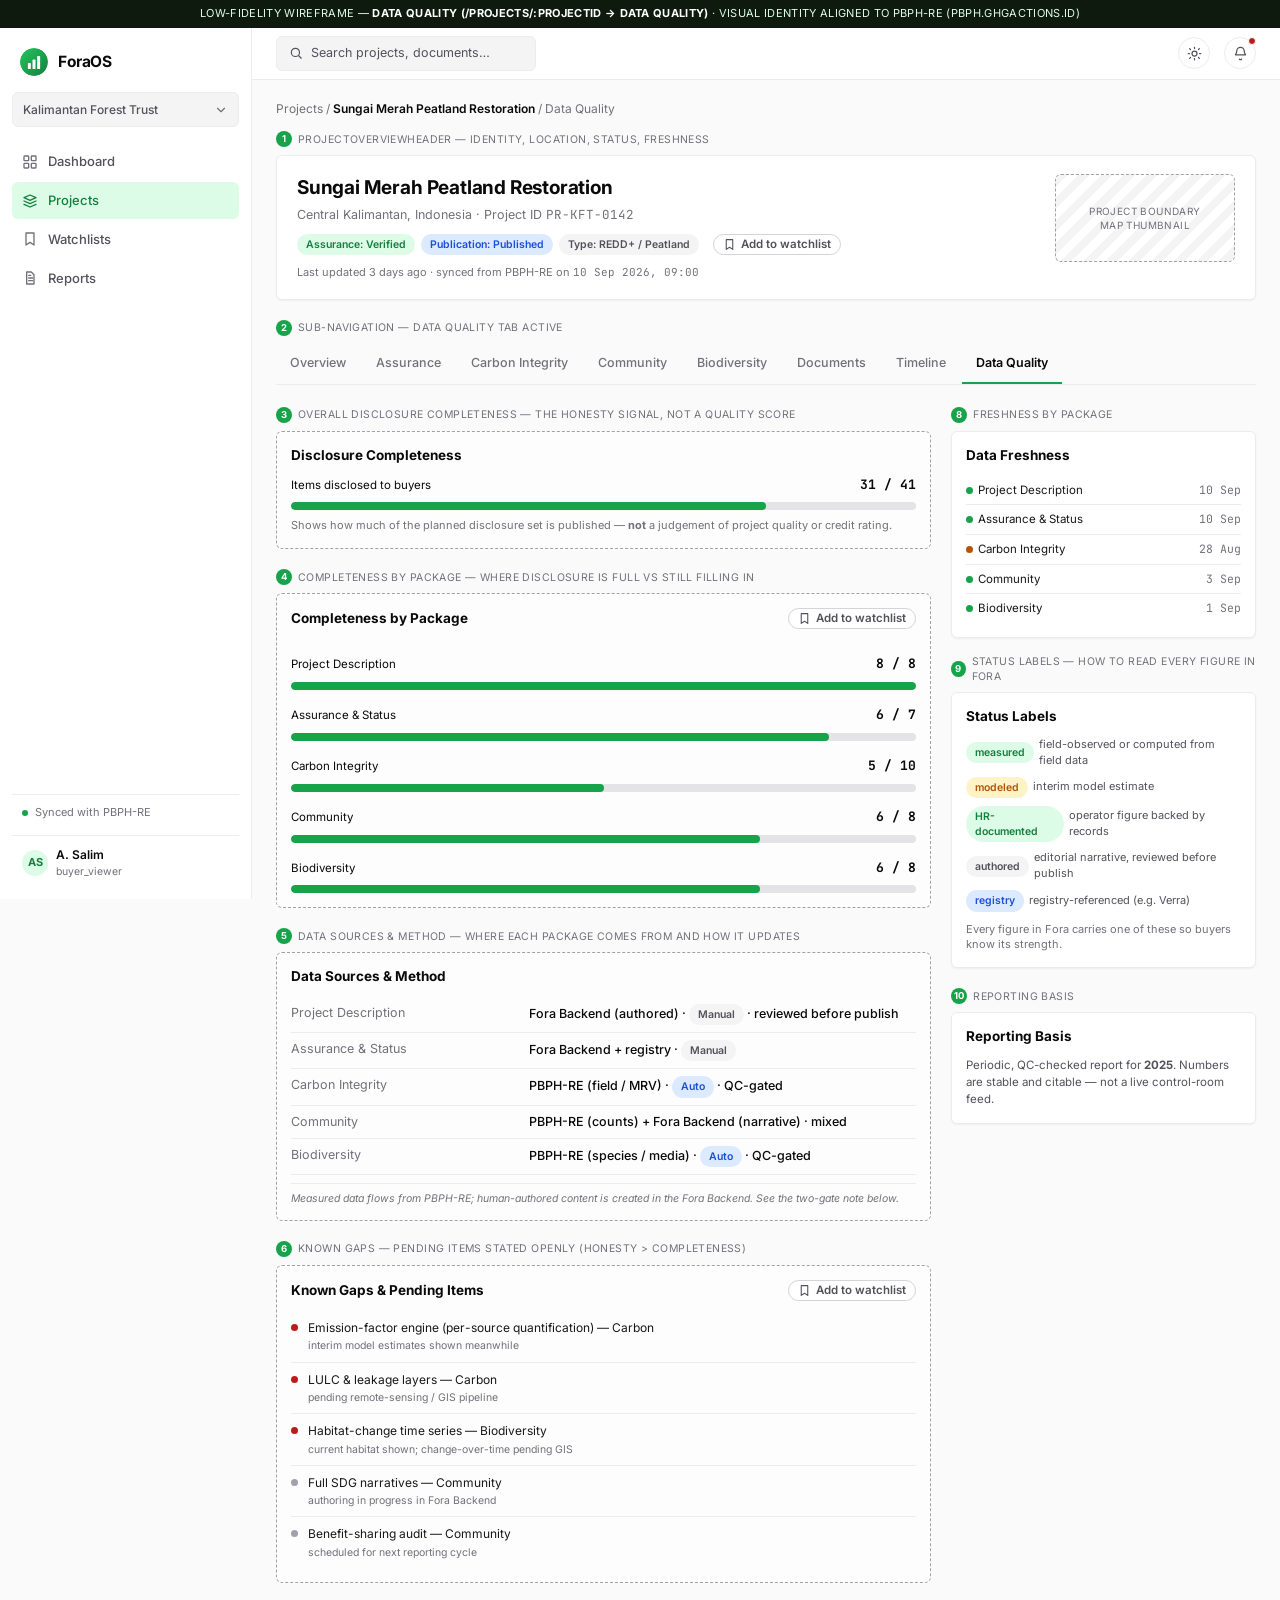
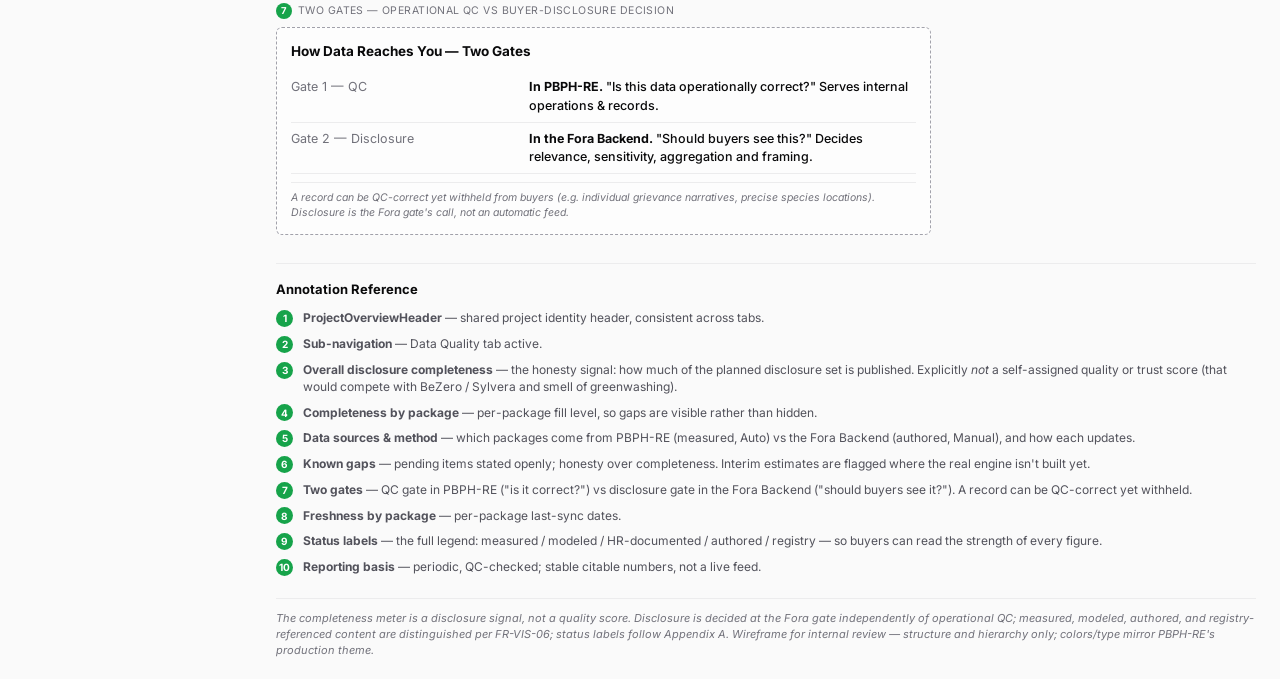
<file: data-quality.html>
<!DOCTYPE html>
<html lang="en">
<head>
<meta charset="UTF-8">
<meta name="viewport" content="width=device-width, initial-scale=1.0">
<title>Wireframe — Data Quality | ForaOS Buyer Platform</title>
<link rel="icon" type="image/svg+xml" href="data:image/svg+xml,%3Csvg%20xmlns%3D%22http%3A//www.w3.org/2000/svg%22%20viewBox%3D%220%200%2032%2032%22%3E%3Ccircle%20cx%3D%2216%22%20cy%3D%2216%22%20r%3D%2216%22%20fill%3D%22%2316a34a%22/%3E%3Crect%20x%3D%229%22%20y%3D%2217%22%20width%3D%223.4%22%20height%3D%227%22%20rx%3D%221%22%20fill%3D%22%23fff%22/%3E%3Crect%20x%3D%2214.3%22%20y%3D%2213%22%20width%3D%223.4%22%20height%3D%2211%22%20rx%3D%221%22%20fill%3D%22%23fff%22/%3E%3Crect%20x%3D%2219.6%22%20y%3D%229%22%20width%3D%223.4%22%20height%3D%2215%22%20rx%3D%221%22%20fill%3D%22%23fff%22/%3E%3C/svg%3E">
<link rel="preconnect" href="https://fonts.googleapis.com">
<link rel="preconnect" href="https://fonts.gstatic.com" crossorigin>
<link href="https://fonts.googleapis.com/css2?family=Inter:wght@400;500;600;700&family=JetBrains+Mono:wght@400;500;600&display=swap" rel="stylesheet">
<link rel="stylesheet" href="./style.css">
</head>
<body>

<div class="wf-chrome-note">Low-fidelity wireframe &mdash; <strong>Data Quality (/projects/:projectId &rarr; Data Quality)</strong> &middot; visual identity aligned to PBPH-RE (pbph.ghgactions.id)</div>

<div class="shell">
  <aside class="sidebar">
    <div class="sidebar-brand">
      <svg class="brand-mark" viewBox="0 0 32 32" aria-label="ForaOS">
        <defs>
          <linearGradient id="mark9" x1="0" y1="0" x2="1" y2="1">
            <stop offset="0" stop-color="#22c55e"/>
            <stop offset="1" stop-color="#15803d"/>
          </linearGradient>
        </defs>
        <circle cx="16" cy="16" r="16" fill="url(#mark9)"/>
        <rect x="9" y="17" width="3.4" height="7" rx="1" fill="#fff"/>
        <rect x="14.3" y="13" width="3.4" height="11" rx="1" fill="#fff"/>
        <rect x="19.6" y="9" width="3.4" height="15" rx="1" fill="#fff"/>
      </svg>
      <div class="wordmark">ForaOS</div>
    </div>

    <div class="org-switch">
      Kalimantan Forest Trust
      <svg viewBox="0 0 24 24" fill="none" stroke="currentColor" stroke-width="2" stroke-linecap="round" stroke-linejoin="round"><path d="M6 9l6 6 6-6"/></svg>
    </div>

    <nav class="sidebar-nav">
      <a href="index.html">
        <svg viewBox="0 0 24 24" fill="none" stroke="currentColor" stroke-width="2" stroke-linecap="round" stroke-linejoin="round"><rect x="3" y="3" width="7" height="7" rx="1"/><rect x="14" y="3" width="7" height="7" rx="1"/><rect x="3" y="14" width="7" height="7" rx="1"/><rect x="14" y="14" width="7" height="7" rx="1"/></svg>
        Dashboard
      </a>
      <a class="active" href="project-overview.html">
        <svg viewBox="0 0 24 24" fill="none" stroke="currentColor" stroke-width="2" stroke-linecap="round" stroke-linejoin="round"><path d="M3 7l9-4 9 4-9 4-9-4z"/><path d="M3 12l9 4 9-4"/><path d="M3 17l9 4 9-4"/></svg>
        Projects
      </a>
      <a href="watchlist.html">
        <svg viewBox="0 0 24 24" fill="none" stroke="currentColor" stroke-width="2" stroke-linecap="round" stroke-linejoin="round"><path d="M6 3h12v18l-6-4-6 4V3z"/></svg>
        Watchlists
      </a>
      <a href="#">
        <svg viewBox="0 0 24 24" fill="none" stroke="currentColor" stroke-width="2" stroke-linecap="round" stroke-linejoin="round"><path d="M7 3h7l4 4v14H7V3z"/><path d="M10 12h6M10 16h6M10 8h3"/></svg>
        Reports
      </a>
    </nav>

    <div class="sidebar-spacer"></div>

    <div class="sidebar-sync"><span class="pulse"></span> Synced with PBPH-RE</div>
    <div class="sidebar-user">
      <div class="avatar">AS</div>
      <div>
        <div class="who">A. Salim</div>
        <div class="role">buyer_viewer</div>
      </div>
    </div>
  </aside>

  <div class="main">
    <div class="topbar-slim">
      <div class="search-box">
        <svg viewBox="0 0 24 24" fill="none" stroke="currentColor" stroke-width="2" stroke-linecap="round" stroke-linejoin="round"><circle cx="11" cy="11" r="7"/><path d="M21 21l-4.3-4.3"/></svg>
        Search projects, documents…
      </div>
      <div class="topbar-right">
        <button class="icon-btn" id="theme-toggle" type="button" aria-label="Toggle dark mode" onclick="document.documentElement.classList.toggle('dark')" style="background:none;padding:0;font:inherit;">
          <svg viewBox="0 0 24 24" fill="none" stroke="currentColor" stroke-width="2" stroke-linecap="round" stroke-linejoin="round"><circle cx="12" cy="12" r="4"/><path d="M12 2v2M12 20v2M4.2 4.2l1.4 1.4M18.4 18.4l1.4 1.4M2 12h2M20 12h2M4.2 19.8l1.4-1.4M18.4 5.6l1.4-1.4"/></svg>
        </button>
        <div class="icon-btn">
          <svg viewBox="0 0 24 24" fill="none" stroke="currentColor" stroke-width="2" stroke-linecap="round" stroke-linejoin="round"><path d="M18 8a6 6 0 10-12 0c0 4-2 5-2 6h16c0-1-2-2-2-6z"/><path d="M10.3 21a2 2 0 003.4 0"/></svg>
          <span class="dot"></span>
        </div>
      </div>
    </div>

    <main class="page" data-project="PR-KFT-0142" data-project-name="Sungai Merah Peatland Restoration">

      <div class="breadcrumb">Projects / <span class="cur">Sungai Merah Peatland Restoration</span> / Data Quality</div>

      <div class="wf-tag"><span class="badge">1</span> ProjectOverviewHeader — identity, location, status, freshness</div>
      <div class="ov-header">
        <div style="flex:1;">
          <div class="name">Sungai Merah Peatland Restoration</div>
          <div class="loc">Central Kalimantan, Indonesia &middot; Project ID <span class="mono">PR-KFT-0142</span></div>
          <div class="badge-row" data-follow-project="assurance-status" data-follow-label="Assurance status">
            <span class="chip good">Assurance: Verified</span>
            <span class="chip info">Publication: Published</span>
            <span class="chip neutral">Type: REDD+ / Peatland</span>
          </div>
          <div class="meta">Last updated 3 days ago &middot; synced from PBPH-RE on <span class="mono">10 Sep 2026, 09:00</span></div>
        </div>
        <div class="hero-thumb">Project boundary<br>map thumbnail</div>
      </div>

      <div class="wf-tag"><span class="badge">2</span> Sub-navigation — Data Quality tab active</div>
      <nav class="tabs">
        <a href="project-overview.html">Overview</a>
        <a href="assurance.html">Assurance</a>
        <a href="carbon-integrity.html">Carbon Integrity</a>
        <a href="community.html">Community</a>
        <a href="biodiversity.html">Biodiversity</a>
        <a href="documents.html">Documents</a>
        <a href="timeline.html">Timeline</a>
        <a class="active" href="data-quality.html">Data Quality</a>
      </nav>

      <div class="layout-2col">
        <!-- main column -->
        <div class="stack">

          <!-- overall completeness -->
          <div>
            <div class="wf-tag"><span class="badge">3</span> Overall disclosure completeness — the honesty signal, not a quality score</div>
            <div class="frame">
              <div class="section-title">Disclosure Completeness</div>
              <div class="meter">
                <div class="meter-head"><span>Items disclosed to buyers</span><span class="count mono">31 / 41</span></div>
                <div class="meter-track"><div class="meter-fill" style="width:76%;"></div></div>
                <div class="meter-note">Shows how much of the planned disclosure set is published — <strong>not</strong> a judgement of project quality or credit rating.</div>
              </div>
            </div>
          </div>

          <!-- completeness by package -->
          <div>
            <div class="wf-tag"><span class="badge">4</span> Completeness by package — where disclosure is full vs still filling in</div>
            <div class="frame stack" data-follow="completeness-by-package">
              <div class="section-title">Completeness by Package</div>
              <div class="meter">
                <div class="meter-head"><span>Project Description</span><span class="count mono">8 / 8</span></div>
                <div class="meter-track"><div class="meter-fill" style="width:100%;"></div></div>
              </div>
              <div class="meter">
                <div class="meter-head"><span>Assurance &amp; Status</span><span class="count mono">6 / 7</span></div>
                <div class="meter-track"><div class="meter-fill" style="width:86%;"></div></div>
              </div>
              <div class="meter">
                <div class="meter-head"><span>Carbon Integrity</span><span class="count mono">5 / 10</span></div>
                <div class="meter-track"><div class="meter-fill" style="width:50%;"></div></div>
              </div>
              <div class="meter">
                <div class="meter-head"><span>Community</span><span class="count mono">6 / 8</span></div>
                <div class="meter-track"><div class="meter-fill" style="width:75%;"></div></div>
              </div>
              <div class="meter">
                <div class="meter-head"><span>Biodiversity</span><span class="count mono">6 / 8</span></div>
                <div class="meter-track"><div class="meter-fill" style="width:75%;"></div></div>
              </div>
            </div>
          </div>

          <!-- data sources & method -->
          <div>
            <div class="wf-tag"><span class="badge">5</span> Data sources &amp; method — where each package comes from and how it updates</div>
            <div class="frame">
              <div class="section-title">Data Sources &amp; Method</div>
              <table class="facts-table">
                <tr><td class="k">Project Description</td><td class="v">Fora Backend (authored) · <span class="chip neutral">Manual</span> · reviewed before publish</td></tr>
                <tr><td class="k">Assurance &amp; Status</td><td class="v">Fora Backend + registry · <span class="chip neutral">Manual</span></td></tr>
                <tr><td class="k">Carbon Integrity</td><td class="v">PBPH-RE (field / MRV) · <span class="chip info">Auto</span> · QC-gated</td></tr>
                <tr><td class="k">Community</td><td class="v">PBPH-RE (counts) + Fora Backend (narrative) · mixed</td></tr>
                <tr><td class="k">Biodiversity</td><td class="v">PBPH-RE (species / media) · <span class="chip info">Auto</span> · QC-gated</td></tr>
              </table>
              <div class="src-line">Measured data flows from PBPH-RE; human-authored content is created in the Fora Backend. See the two-gate note below.</div>
            </div>
          </div>

          <!-- known gaps -->
          <div>
            <div class="wf-tag"><span class="badge">6</span> Known gaps — pending items stated openly (honesty &gt; completeness)</div>
            <div class="frame" data-follow="known-gaps">
              <div class="section-title">Known Gaps &amp; Pending Items</div>
              <div class="activity-row">
                <span class="activity-dot warn"></span>
                <div><div class="activity-text">Emission-factor engine (per-source quantification) — Carbon</div><div class="activity-time">interim model estimates shown meanwhile</div></div>
              </div>
              <div class="activity-row">
                <span class="activity-dot warn"></span>
                <div><div class="activity-text">LULC &amp; leakage layers — Carbon</div><div class="activity-time">pending remote-sensing / GIS pipeline</div></div>
              </div>
              <div class="activity-row">
                <span class="activity-dot warn"></span>
                <div><div class="activity-text">Habitat-change time series — Biodiversity</div><div class="activity-time">current habitat shown; change-over-time pending GIS</div></div>
              </div>
              <div class="activity-row">
                <span class="activity-dot"></span>
                <div><div class="activity-text">Full SDG narratives — Community</div><div class="activity-time">authoring in progress in Fora Backend</div></div>
              </div>
              <div class="activity-row">
                <span class="activity-dot"></span>
                <div><div class="activity-text">Benefit-sharing audit — Community</div><div class="activity-time">scheduled for next reporting cycle</div></div>
              </div>
            </div>
          </div>

          <!-- two-gate model -->
          <div>
            <div class="wf-tag"><span class="badge">7</span> Two gates — operational QC vs buyer-disclosure decision</div>
            <div class="frame">
              <div class="section-title">How Data Reaches You — Two Gates</div>
              <table class="facts-table">
                <tr><td class="k">Gate 1 — QC</td><td class="v"><strong>In PBPH-RE.</strong> "Is this data operationally correct?" Serves internal operations &amp; records.</td></tr>
                <tr><td class="k">Gate 2 — Disclosure</td><td class="v"><strong>In the Fora Backend.</strong> "Should buyers see this?" Decides relevance, sensitivity, aggregation and framing.</td></tr>
              </table>
              <div class="src-line">A record can be QC-correct yet withheld from buyers (e.g. individual grievance narratives, precise species locations). Disclosure is the Fora gate's call, not an automatic feed.</div>
            </div>
          </div>

        </div>

        <!-- sidebar -->
        <div class="stack">

          <div>
            <div class="wf-tag"><span class="badge">8</span> Freshness by package</div>
            <div class="panel">
              <div class="section-title">Data Freshness</div>
              <table class="fresh-table">
                <tr><td class="pkg"><span class="status-dot good"></span>Project Description</td><td class="stamp mono">10 Sep</td></tr>
                <tr><td class="pkg"><span class="status-dot good"></span>Assurance &amp; Status</td><td class="stamp mono">10 Sep</td></tr>
                <tr><td class="pkg"><span class="status-dot warn"></span>Carbon Integrity</td><td class="stamp mono">28 Aug</td></tr>
                <tr><td class="pkg"><span class="status-dot good"></span>Community</td><td class="stamp mono">3 Sep</td></tr>
                <tr><td class="pkg"><span class="status-dot good"></span>Biodiversity</td><td class="stamp mono">1 Sep</td></tr>
              </table>
            </div>
          </div>

          <div>
            <div class="wf-tag"><span class="badge">9</span> Status labels — how to read every figure in Fora</div>
            <div class="panel">
              <div class="section-title">Status Labels</div>
              <div class="legend-inline" style="flex-direction:column;gap:8px;">
                <span><span class="chip good">measured</span> field-observed or computed from field data</span>
                <span><span class="chip warn">modeled</span> interim model estimate</span>
                <span><span class="chip good">HR-documented</span> operator figure backed by records</span>
                <span><span class="chip neutral">authored</span> editorial narrative, reviewed before publish</span>
                <span><span class="chip info">registry</span> registry-referenced (e.g. Verra)</span>
              </div>
              <div style="font-size:11px;color:var(--gray-500);margin-top:10px;">Every figure in Fora carries one of these so buyers know its strength.</div>
            </div>
          </div>

          <div>
            <div class="wf-tag"><span class="badge">10</span> Reporting basis</div>
            <div class="panel">
              <div class="section-title">Reporting Basis</div>
              <div style="font-size:11.5px;color:var(--gray-700);line-height:1.5;">Periodic, QC-checked report for <strong>2025</strong>. Numbers are stable and citable — not a live control-room feed.</div>
            </div>
          </div>

        </div>
      </div>

      <div class="legend">
        <h2>Annotation Reference</h2>
        <ol>
          <li><span class="badge">1</span><div><strong>ProjectOverviewHeader</strong> — shared project identity header, consistent across tabs.</div></li>
          <li><span class="badge">2</span><div><strong>Sub-navigation</strong> — Data Quality tab active.</div></li>
          <li><span class="badge">3</span><div><strong>Overall disclosure completeness</strong> — the honesty signal: how much of the planned disclosure set is published. Explicitly <em>not</em> a self-assigned quality or trust score (that would compete with BeZero / Sylvera and smell of greenwashing).</div></li>
          <li><span class="badge">4</span><div><strong>Completeness by package</strong> — per-package fill level, so gaps are visible rather than hidden.</div></li>
          <li><span class="badge">5</span><div><strong>Data sources &amp; method</strong> — which packages come from PBPH-RE (measured, Auto) vs the Fora Backend (authored, Manual), and how each updates.</div></li>
          <li><span class="badge">6</span><div><strong>Known gaps</strong> — pending items stated openly; honesty over completeness. Interim estimates are flagged where the real engine isn't built yet.</div></li>
          <li><span class="badge">7</span><div><strong>Two gates</strong> — QC gate in PBPH-RE ("is it correct?") vs disclosure gate in the Fora Backend ("should buyers see it?"). A record can be QC-correct yet withheld.</div></li>
          <li><span class="badge">8</span><div><strong>Freshness by package</strong> — per-package last-sync dates.</div></li>
          <li><span class="badge">9</span><div><strong>Status labels</strong> — the full legend: measured / modeled / HR-documented / authored / registry — so buyers can read the strength of every figure.</div></li>
          <li><span class="badge">10</span><div><strong>Reporting basis</strong> — periodic, QC-checked; stable citable numbers, not a live feed.</div></li>
        </ol>
      </div>

      <div class="disclosure">The completeness meter is a disclosure signal, not a quality score. Disclosure is decided at the Fora gate independently of operational QC; measured, modeled, authored, and registry-referenced content are distinguished per FR-VIS-06; status labels follow Appendix A. Wireframe for internal review — structure and hierarchy only; colors/type mirror PBPH-RE's production theme.</div>
    </main>
  </div>
</div>

<script src="./watchlist.js"></script>
</body>
</html>
</file>
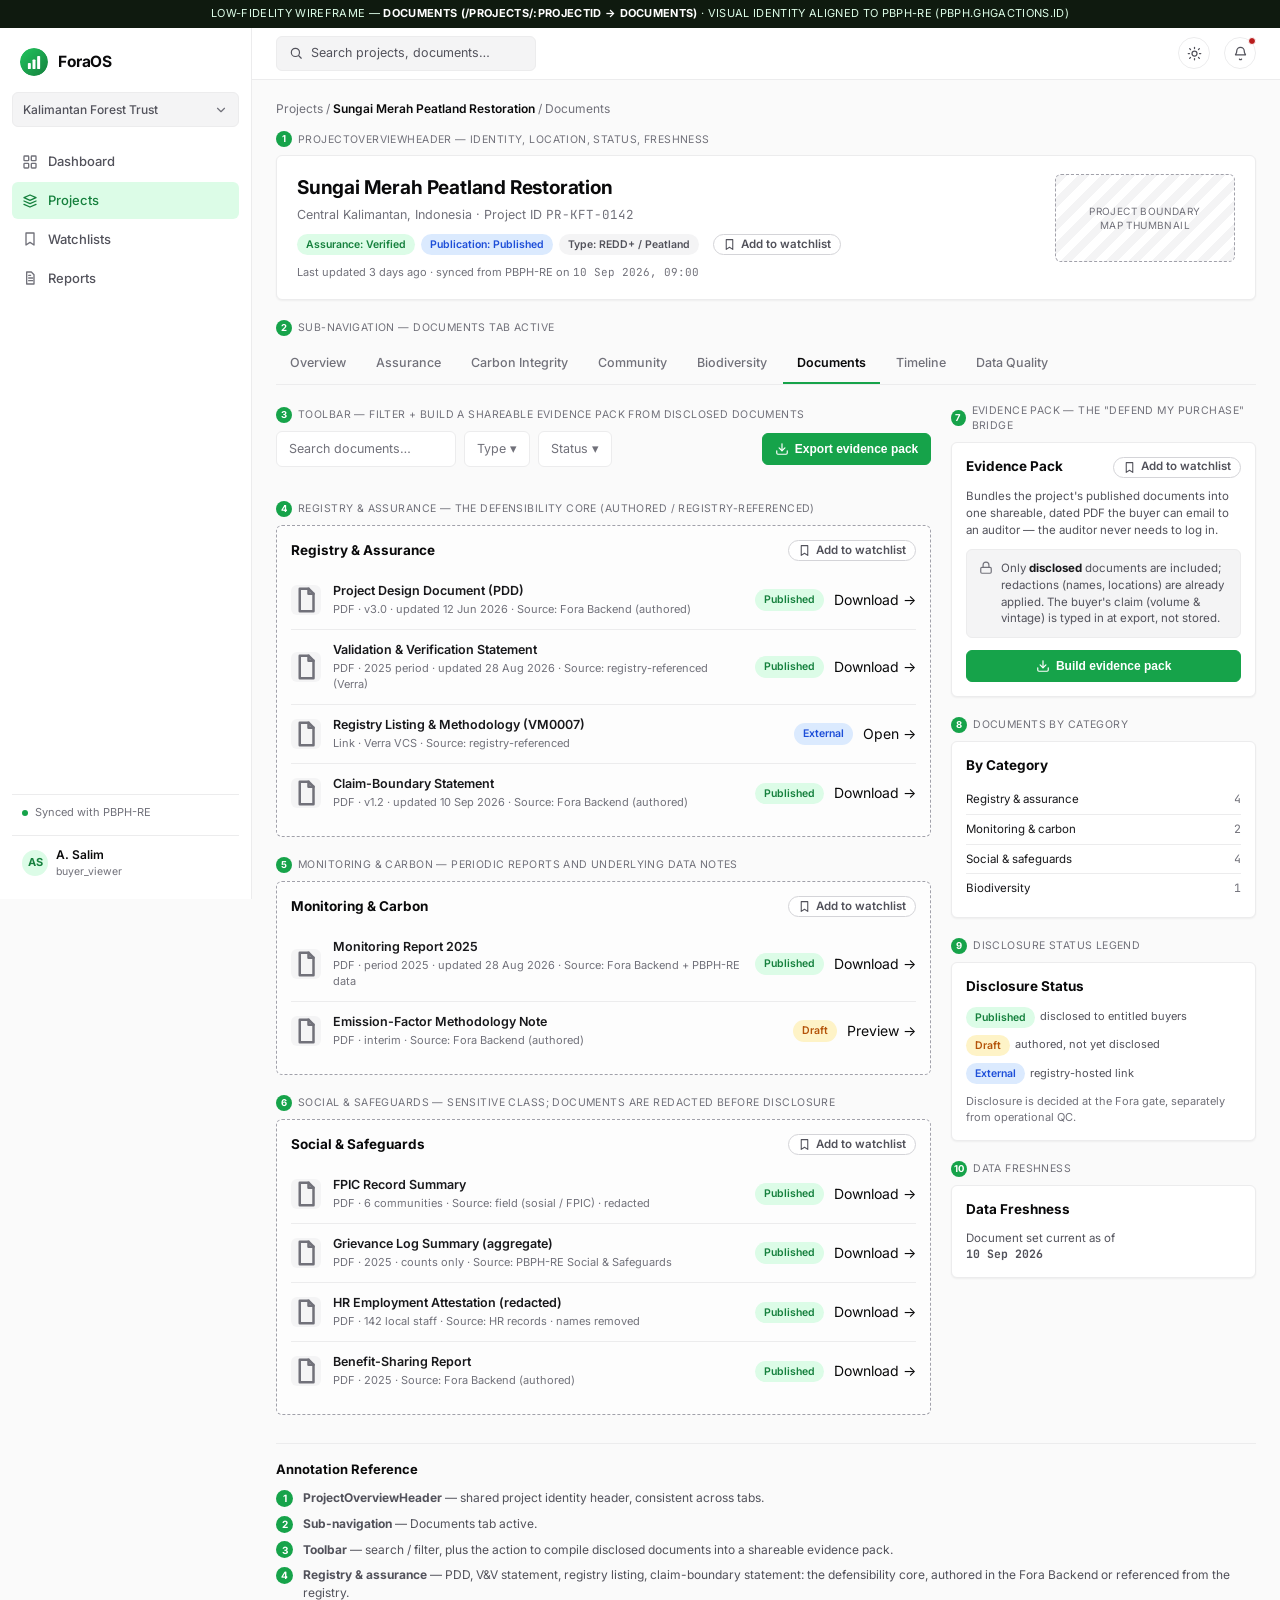
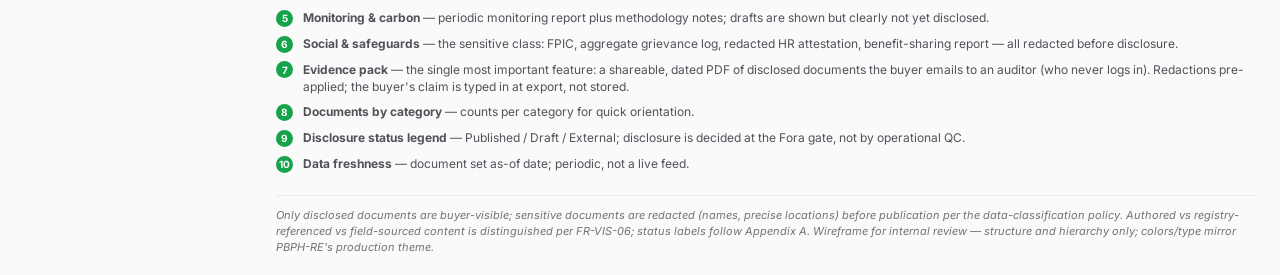
<file: documents.html>
<!DOCTYPE html>
<html lang="en">
<head>
<meta charset="UTF-8">
<meta name="viewport" content="width=device-width, initial-scale=1.0">
<title>Wireframe — Documents | ForaOS Buyer Platform</title>
<link rel="icon" type="image/svg+xml" href="data:image/svg+xml,%3Csvg%20xmlns%3D%22http%3A//www.w3.org/2000/svg%22%20viewBox%3D%220%200%2032%2032%22%3E%3Ccircle%20cx%3D%2216%22%20cy%3D%2216%22%20r%3D%2216%22%20fill%3D%22%2316a34a%22/%3E%3Crect%20x%3D%229%22%20y%3D%2217%22%20width%3D%223.4%22%20height%3D%227%22%20rx%3D%221%22%20fill%3D%22%23fff%22/%3E%3Crect%20x%3D%2214.3%22%20y%3D%2213%22%20width%3D%223.4%22%20height%3D%2211%22%20rx%3D%221%22%20fill%3D%22%23fff%22/%3E%3Crect%20x%3D%2219.6%22%20y%3D%229%22%20width%3D%223.4%22%20height%3D%2215%22%20rx%3D%221%22%20fill%3D%22%23fff%22/%3E%3C/svg%3E">
<link rel="preconnect" href="https://fonts.googleapis.com">
<link rel="preconnect" href="https://fonts.gstatic.com" crossorigin>
<link href="https://fonts.googleapis.com/css2?family=Inter:wght@400;500;600;700&family=JetBrains+Mono:wght@400;500;600&display=swap" rel="stylesheet">
<link rel="stylesheet" href="./style.css">
</head>
<body>

<div class="wf-chrome-note">Low-fidelity wireframe &mdash; <strong>Documents (/projects/:projectId &rarr; Documents)</strong> &middot; visual identity aligned to PBPH-RE (pbph.ghgactions.id)</div>

<div class="shell">
  <aside class="sidebar">
    <div class="sidebar-brand">
      <svg class="brand-mark" viewBox="0 0 32 32" aria-label="ForaOS">
        <defs>
          <linearGradient id="mark7" x1="0" y1="0" x2="1" y2="1">
            <stop offset="0" stop-color="#22c55e"/>
            <stop offset="1" stop-color="#15803d"/>
          </linearGradient>
        </defs>
        <circle cx="16" cy="16" r="16" fill="url(#mark7)"/>
        <rect x="9" y="17" width="3.4" height="7" rx="1" fill="#fff"/>
        <rect x="14.3" y="13" width="3.4" height="11" rx="1" fill="#fff"/>
        <rect x="19.6" y="9" width="3.4" height="15" rx="1" fill="#fff"/>
      </svg>
      <div class="wordmark">ForaOS</div>
    </div>

    <div class="org-switch">
      Kalimantan Forest Trust
      <svg viewBox="0 0 24 24" fill="none" stroke="currentColor" stroke-width="2" stroke-linecap="round" stroke-linejoin="round"><path d="M6 9l6 6 6-6"/></svg>
    </div>

    <nav class="sidebar-nav">
      <a href="index.html">
        <svg viewBox="0 0 24 24" fill="none" stroke="currentColor" stroke-width="2" stroke-linecap="round" stroke-linejoin="round"><rect x="3" y="3" width="7" height="7" rx="1"/><rect x="14" y="3" width="7" height="7" rx="1"/><rect x="3" y="14" width="7" height="7" rx="1"/><rect x="14" y="14" width="7" height="7" rx="1"/></svg>
        Dashboard
      </a>
      <a class="active" href="project-overview.html">
        <svg viewBox="0 0 24 24" fill="none" stroke="currentColor" stroke-width="2" stroke-linecap="round" stroke-linejoin="round"><path d="M3 7l9-4 9 4-9 4-9-4z"/><path d="M3 12l9 4 9-4"/><path d="M3 17l9 4 9-4"/></svg>
        Projects
      </a>
      <a href="watchlist.html">
        <svg viewBox="0 0 24 24" fill="none" stroke="currentColor" stroke-width="2" stroke-linecap="round" stroke-linejoin="round"><path d="M6 3h12v18l-6-4-6 4V3z"/></svg>
        Watchlists
      </a>
      <a href="#">
        <svg viewBox="0 0 24 24" fill="none" stroke="currentColor" stroke-width="2" stroke-linecap="round" stroke-linejoin="round"><path d="M7 3h7l4 4v14H7V3z"/><path d="M10 12h6M10 16h6M10 8h3"/></svg>
        Reports
      </a>
    </nav>

    <div class="sidebar-spacer"></div>

    <div class="sidebar-sync"><span class="pulse"></span> Synced with PBPH-RE</div>
    <div class="sidebar-user">
      <div class="avatar">AS</div>
      <div>
        <div class="who">A. Salim</div>
        <div class="role">buyer_viewer</div>
      </div>
    </div>
  </aside>

  <div class="main">
    <div class="topbar-slim">
      <div class="search-box">
        <svg viewBox="0 0 24 24" fill="none" stroke="currentColor" stroke-width="2" stroke-linecap="round" stroke-linejoin="round"><circle cx="11" cy="11" r="7"/><path d="M21 21l-4.3-4.3"/></svg>
        Search projects, documents…
      </div>
      <div class="topbar-right">
        <button class="icon-btn" id="theme-toggle" type="button" aria-label="Toggle dark mode" onclick="document.documentElement.classList.toggle('dark')" style="background:none;padding:0;font:inherit;">
          <svg viewBox="0 0 24 24" fill="none" stroke="currentColor" stroke-width="2" stroke-linecap="round" stroke-linejoin="round"><circle cx="12" cy="12" r="4"/><path d="M12 2v2M12 20v2M4.2 4.2l1.4 1.4M18.4 18.4l1.4 1.4M2 12h2M20 12h2M4.2 19.8l1.4-1.4M18.4 5.6l1.4-1.4"/></svg>
        </button>
        <div class="icon-btn">
          <svg viewBox="0 0 24 24" fill="none" stroke="currentColor" stroke-width="2" stroke-linecap="round" stroke-linejoin="round"><path d="M18 8a6 6 0 10-12 0c0 4-2 5-2 6h16c0-1-2-2-2-6z"/><path d="M10.3 21a2 2 0 003.4 0"/></svg>
          <span class="dot"></span>
        </div>
      </div>
    </div>

    <main class="page" data-project="PR-KFT-0142" data-project-name="Sungai Merah Peatland Restoration">

      <div class="breadcrumb">Projects / <span class="cur">Sungai Merah Peatland Restoration</span> / Documents</div>

      <div class="wf-tag"><span class="badge">1</span> ProjectOverviewHeader — identity, location, status, freshness</div>
      <div class="ov-header">
        <div style="flex:1;">
          <div class="name">Sungai Merah Peatland Restoration</div>
          <div class="loc">Central Kalimantan, Indonesia &middot; Project ID <span class="mono">PR-KFT-0142</span></div>
          <div class="badge-row" data-follow-project="assurance-status" data-follow-label="Assurance status">
            <span class="chip good">Assurance: Verified</span>
            <span class="chip info">Publication: Published</span>
            <span class="chip neutral">Type: REDD+ / Peatland</span>
          </div>
          <div class="meta">Last updated 3 days ago &middot; synced from PBPH-RE on <span class="mono">10 Sep 2026, 09:00</span></div>
        </div>
        <div class="hero-thumb">Project boundary<br>map thumbnail</div>
      </div>

      <div class="wf-tag"><span class="badge">2</span> Sub-navigation — Documents tab active</div>
      <nav class="tabs">
        <a href="project-overview.html">Overview</a>
        <a href="assurance.html">Assurance</a>
        <a href="carbon-integrity.html">Carbon Integrity</a>
        <a href="community.html">Community</a>
        <a href="biodiversity.html">Biodiversity</a>
        <a class="active" href="documents.html">Documents</a>
        <a href="timeline.html">Timeline</a>
        <a href="data-quality.html">Data Quality</a>
      </nav>

      <div class="layout-2col">
        <!-- main column -->
        <div class="stack">

          <!-- toolbar -->
          <div>
            <div class="wf-tag"><span class="badge">3</span> Toolbar — filter + build a shareable evidence pack from disclosed documents</div>
            <div class="toolbar">
              <div class="search-input" style="flex:1;min-width:180px;">Search documents…</div>
              <div class="filter-chip">Type ▾</div>
              <div class="filter-chip">Status ▾</div>
              <div style="flex:1;"></div>
              <button class="btn primary" type="button">
                <svg viewBox="0 0 24 24" fill="none" stroke="currentColor" stroke-width="2" stroke-linecap="round" stroke-linejoin="round"><path d="M21 15v4a2 2 0 01-2 2H5a2 2 0 01-2-2v-4"/><path d="M7 10l5 5 5-5"/><path d="M12 15V3"/></svg>
                Export evidence pack
              </button>
            </div>
          </div>

          <!-- registry & assurance -->
          <div>
            <div class="wf-tag"><span class="badge">4</span> Registry &amp; assurance — the defensibility core (authored / registry-referenced)</div>
            <div class="frame" data-follow="docs-registry">
              <div class="section-title">Registry &amp; Assurance</div>
              <div class="doc-row">
                <div class="doc-ico"><svg viewBox="0 0 24 24" fill="none" stroke="currentColor" stroke-width="2" stroke-linecap="round" stroke-linejoin="round"><path d="M7 3h7l4 4v14H7z"/><path d="M14 3v4h4"/></svg></div>
                <div class="doc-main">
                  <div class="doc-name">Project Design Document (PDD)</div>
                  <div class="doc-meta">PDF · v3.0 · updated 12 Jun 2026 · Source: Fora Backend (authored)</div>
                </div>
                <div class="doc-actions"><span class="chip good">Published</span><span class="link">Download →</span></div>
              </div>
              <div class="doc-row">
                <div class="doc-ico"><svg viewBox="0 0 24 24" fill="none" stroke="currentColor" stroke-width="2" stroke-linecap="round" stroke-linejoin="round"><path d="M7 3h7l4 4v14H7z"/><path d="M14 3v4h4"/></svg></div>
                <div class="doc-main">
                  <div class="doc-name">Validation &amp; Verification Statement</div>
                  <div class="doc-meta">PDF · 2025 period · updated 28 Aug 2026 · Source: registry-referenced (Verra)</div>
                </div>
                <div class="doc-actions"><span class="chip good">Published</span><span class="link">Download →</span></div>
              </div>
              <div class="doc-row">
                <div class="doc-ico"><svg viewBox="0 0 24 24" fill="none" stroke="currentColor" stroke-width="2" stroke-linecap="round" stroke-linejoin="round"><path d="M7 3h7l4 4v14H7z"/><path d="M14 3v4h4"/></svg></div>
                <div class="doc-main">
                  <div class="doc-name">Registry Listing &amp; Methodology (VM0007)</div>
                  <div class="doc-meta">Link · Verra VCS · Source: registry-referenced</div>
                </div>
                <div class="doc-actions"><span class="chip info">External</span><span class="link">Open →</span></div>
              </div>
              <div class="doc-row">
                <div class="doc-ico"><svg viewBox="0 0 24 24" fill="none" stroke="currentColor" stroke-width="2" stroke-linecap="round" stroke-linejoin="round"><path d="M7 3h7l4 4v14H7z"/><path d="M14 3v4h4"/></svg></div>
                <div class="doc-main">
                  <div class="doc-name">Claim-Boundary Statement</div>
                  <div class="doc-meta">PDF · v1.2 · updated 10 Sep 2026 · Source: Fora Backend (authored)</div>
                </div>
                <div class="doc-actions"><span class="chip good">Published</span><span class="link">Download →</span></div>
              </div>
            </div>
          </div>

          <!-- monitoring & carbon -->
          <div>
            <div class="wf-tag"><span class="badge">5</span> Monitoring &amp; carbon — periodic reports and underlying data notes</div>
            <div class="frame" data-follow="docs-monitoring">
              <div class="section-title">Monitoring &amp; Carbon</div>
              <div class="doc-row">
                <div class="doc-ico"><svg viewBox="0 0 24 24" fill="none" stroke="currentColor" stroke-width="2" stroke-linecap="round" stroke-linejoin="round"><path d="M7 3h7l4 4v14H7z"/><path d="M14 3v4h4"/></svg></div>
                <div class="doc-main">
                  <div class="doc-name">Monitoring Report 2025</div>
                  <div class="doc-meta">PDF · period 2025 · updated 28 Aug 2026 · Source: Fora Backend + PBPH-RE data</div>
                </div>
                <div class="doc-actions"><span class="chip good">Published</span><span class="link">Download →</span></div>
              </div>
              <div class="doc-row">
                <div class="doc-ico"><svg viewBox="0 0 24 24" fill="none" stroke="currentColor" stroke-width="2" stroke-linecap="round" stroke-linejoin="round"><path d="M7 3h7l4 4v14H7z"/><path d="M14 3v4h4"/></svg></div>
                <div class="doc-main">
                  <div class="doc-name">Emission-Factor Methodology Note</div>
                  <div class="doc-meta">PDF · interim · Source: Fora Backend (authored)</div>
                </div>
                <div class="doc-actions"><span class="chip warn">Draft</span><span class="link">Preview →</span></div>
              </div>
            </div>
          </div>

          <!-- social & safeguards -->
          <div>
            <div class="wf-tag"><span class="badge">6</span> Social &amp; safeguards — sensitive class; documents are redacted before disclosure</div>
            <div class="frame" data-follow="docs-social">
              <div class="section-title">Social &amp; Safeguards</div>
              <div class="doc-row">
                <div class="doc-ico"><svg viewBox="0 0 24 24" fill="none" stroke="currentColor" stroke-width="2" stroke-linecap="round" stroke-linejoin="round"><path d="M7 3h7l4 4v14H7z"/><path d="M14 3v4h4"/></svg></div>
                <div class="doc-main">
                  <div class="doc-name">FPIC Record Summary</div>
                  <div class="doc-meta">PDF · 6 communities · Source: field (sosial / FPIC) · redacted</div>
                </div>
                <div class="doc-actions"><span class="chip good">Published</span><span class="link">Download →</span></div>
              </div>
              <div class="doc-row">
                <div class="doc-ico"><svg viewBox="0 0 24 24" fill="none" stroke="currentColor" stroke-width="2" stroke-linecap="round" stroke-linejoin="round"><path d="M7 3h7l4 4v14H7z"/><path d="M14 3v4h4"/></svg></div>
                <div class="doc-main">
                  <div class="doc-name">Grievance Log Summary (aggregate)</div>
                  <div class="doc-meta">PDF · 2025 · counts only · Source: PBPH-RE Social &amp; Safeguards</div>
                </div>
                <div class="doc-actions"><span class="chip good">Published</span><span class="link">Download →</span></div>
              </div>
              <div class="doc-row">
                <div class="doc-ico"><svg viewBox="0 0 24 24" fill="none" stroke="currentColor" stroke-width="2" stroke-linecap="round" stroke-linejoin="round"><path d="M7 3h7l4 4v14H7z"/><path d="M14 3v4h4"/></svg></div>
                <div class="doc-main">
                  <div class="doc-name">HR Employment Attestation (redacted)</div>
                  <div class="doc-meta">PDF · 142 local staff · Source: HR records · names removed</div>
                </div>
                <div class="doc-actions"><span class="chip good">Published</span><span class="link">Download →</span></div>
              </div>
              <div class="doc-row">
                <div class="doc-ico"><svg viewBox="0 0 24 24" fill="none" stroke="currentColor" stroke-width="2" stroke-linecap="round" stroke-linejoin="round"><path d="M7 3h7l4 4v14H7z"/><path d="M14 3v4h4"/></svg></div>
                <div class="doc-main">
                  <div class="doc-name">Benefit-Sharing Report</div>
                  <div class="doc-meta">PDF · 2025 · Source: Fora Backend (authored)</div>
                </div>
                <div class="doc-actions"><span class="chip good">Published</span><span class="link">Download →</span></div>
              </div>
            </div>
          </div>

        </div>

        <!-- sidebar -->
        <div class="stack">

          <div>
            <div class="wf-tag"><span class="badge">7</span> Evidence pack — the "defend my purchase" bridge</div>
            <div class="panel" data-follow="evidence-pack">
              <div class="section-title">Evidence Pack</div>
              <div style="font-size:11.5px;color:var(--gray-700);line-height:1.5;">Bundles the project's published documents into one shareable, dated PDF the buyer can email to an auditor — the auditor never needs to log in.</div>
              <div class="redaction-note" style="margin-top:10px;">
                <svg viewBox="0 0 24 24" width="14" height="14" fill="none" stroke="currentColor" stroke-width="2" stroke-linecap="round" stroke-linejoin="round"><rect x="3" y="11" width="18" height="10" rx="2"/><path d="M7 11V7a5 5 0 0110 0v4"/></svg>
                <div>Only <strong>disclosed</strong> documents are included; redactions (names, locations) are already applied. The buyer's claim (volume &amp; vintage) is typed in at export, not stored.</div>
              </div>
              <button class="btn primary" type="button" style="margin-top:12px;width:100%;justify-content:center;">
                <svg viewBox="0 0 24 24" fill="none" stroke="currentColor" stroke-width="2" stroke-linecap="round" stroke-linejoin="round"><path d="M21 15v4a2 2 0 01-2 2H5a2 2 0 01-2-2v-4"/><path d="M7 10l5 5 5-5"/><path d="M12 15V3"/></svg>
                Build evidence pack
              </button>
            </div>
          </div>

          <div>
            <div class="wf-tag"><span class="badge">8</span> Documents by category</div>
            <div class="panel">
              <div class="section-title">By Category</div>
              <table class="fresh-table">
                <tr><td class="pkg">Registry &amp; assurance</td><td class="stamp mono">4</td></tr>
                <tr><td class="pkg">Monitoring &amp; carbon</td><td class="stamp mono">2</td></tr>
                <tr><td class="pkg">Social &amp; safeguards</td><td class="stamp mono">4</td></tr>
                <tr><td class="pkg">Biodiversity</td><td class="stamp mono">1</td></tr>
              </table>
            </div>
          </div>

          <div>
            <div class="wf-tag"><span class="badge">9</span> Disclosure status legend</div>
            <div class="panel">
              <div class="section-title">Disclosure Status</div>
              <div class="legend-inline" style="flex-direction:column;gap:7px;">
                <span><span class="chip good">Published</span> disclosed to entitled buyers</span>
                <span><span class="chip warn">Draft</span> authored, not yet disclosed</span>
                <span><span class="chip info">External</span> registry-hosted link</span>
              </div>
              <div style="font-size:11px;color:var(--gray-500);margin-top:10px;">Disclosure is decided at the Fora gate, separately from operational QC.</div>
            </div>
          </div>

          <div>
            <div class="wf-tag"><span class="badge">10</span> Data freshness</div>
            <div class="panel">
              <div class="section-title">Data Freshness</div>
              <div style="font-size:11.5px;color:var(--gray-700);">Document set current as of<br><strong class="mono">10 Sep 2026</strong></div>
            </div>
          </div>

        </div>
      </div>

      <div class="legend">
        <h2>Annotation Reference</h2>
        <ol>
          <li><span class="badge">1</span><div><strong>ProjectOverviewHeader</strong> — shared project identity header, consistent across tabs.</div></li>
          <li><span class="badge">2</span><div><strong>Sub-navigation</strong> — Documents tab active.</div></li>
          <li><span class="badge">3</span><div><strong>Toolbar</strong> — search / filter, plus the action to compile disclosed documents into a shareable evidence pack.</div></li>
          <li><span class="badge">4</span><div><strong>Registry &amp; assurance</strong> — PDD, V&amp;V statement, registry listing, claim-boundary statement: the defensibility core, authored in the Fora Backend or referenced from the registry.</div></li>
          <li><span class="badge">5</span><div><strong>Monitoring &amp; carbon</strong> — periodic monitoring report plus methodology notes; drafts are shown but clearly not yet disclosed.</div></li>
          <li><span class="badge">6</span><div><strong>Social &amp; safeguards</strong> — the sensitive class: FPIC, aggregate grievance log, redacted HR attestation, benefit-sharing report — all redacted before disclosure.</div></li>
          <li><span class="badge">7</span><div><strong>Evidence pack</strong> — the single most important feature: a shareable, dated PDF of disclosed documents the buyer emails to an auditor (who never logs in). Redactions pre-applied; the buyer's claim is typed in at export, not stored.</div></li>
          <li><span class="badge">8</span><div><strong>Documents by category</strong> — counts per category for quick orientation.</div></li>
          <li><span class="badge">9</span><div><strong>Disclosure status legend</strong> — Published / Draft / External; disclosure is decided at the Fora gate, not by operational QC.</div></li>
          <li><span class="badge">10</span><div><strong>Data freshness</strong> — document set as-of date; periodic, not a live feed.</div></li>
        </ol>
      </div>

      <div class="disclosure">Only disclosed documents are buyer-visible; sensitive documents are redacted (names, precise locations) before publication per the data-classification policy. Authored vs registry-referenced vs field-sourced content is distinguished per FR-VIS-06; status labels follow Appendix A. Wireframe for internal review — structure and hierarchy only; colors/type mirror PBPH-RE's production theme.</div>
    </main>
  </div>
</div>

<script src="./watchlist.js"></script>
</body>
</html>
</file>
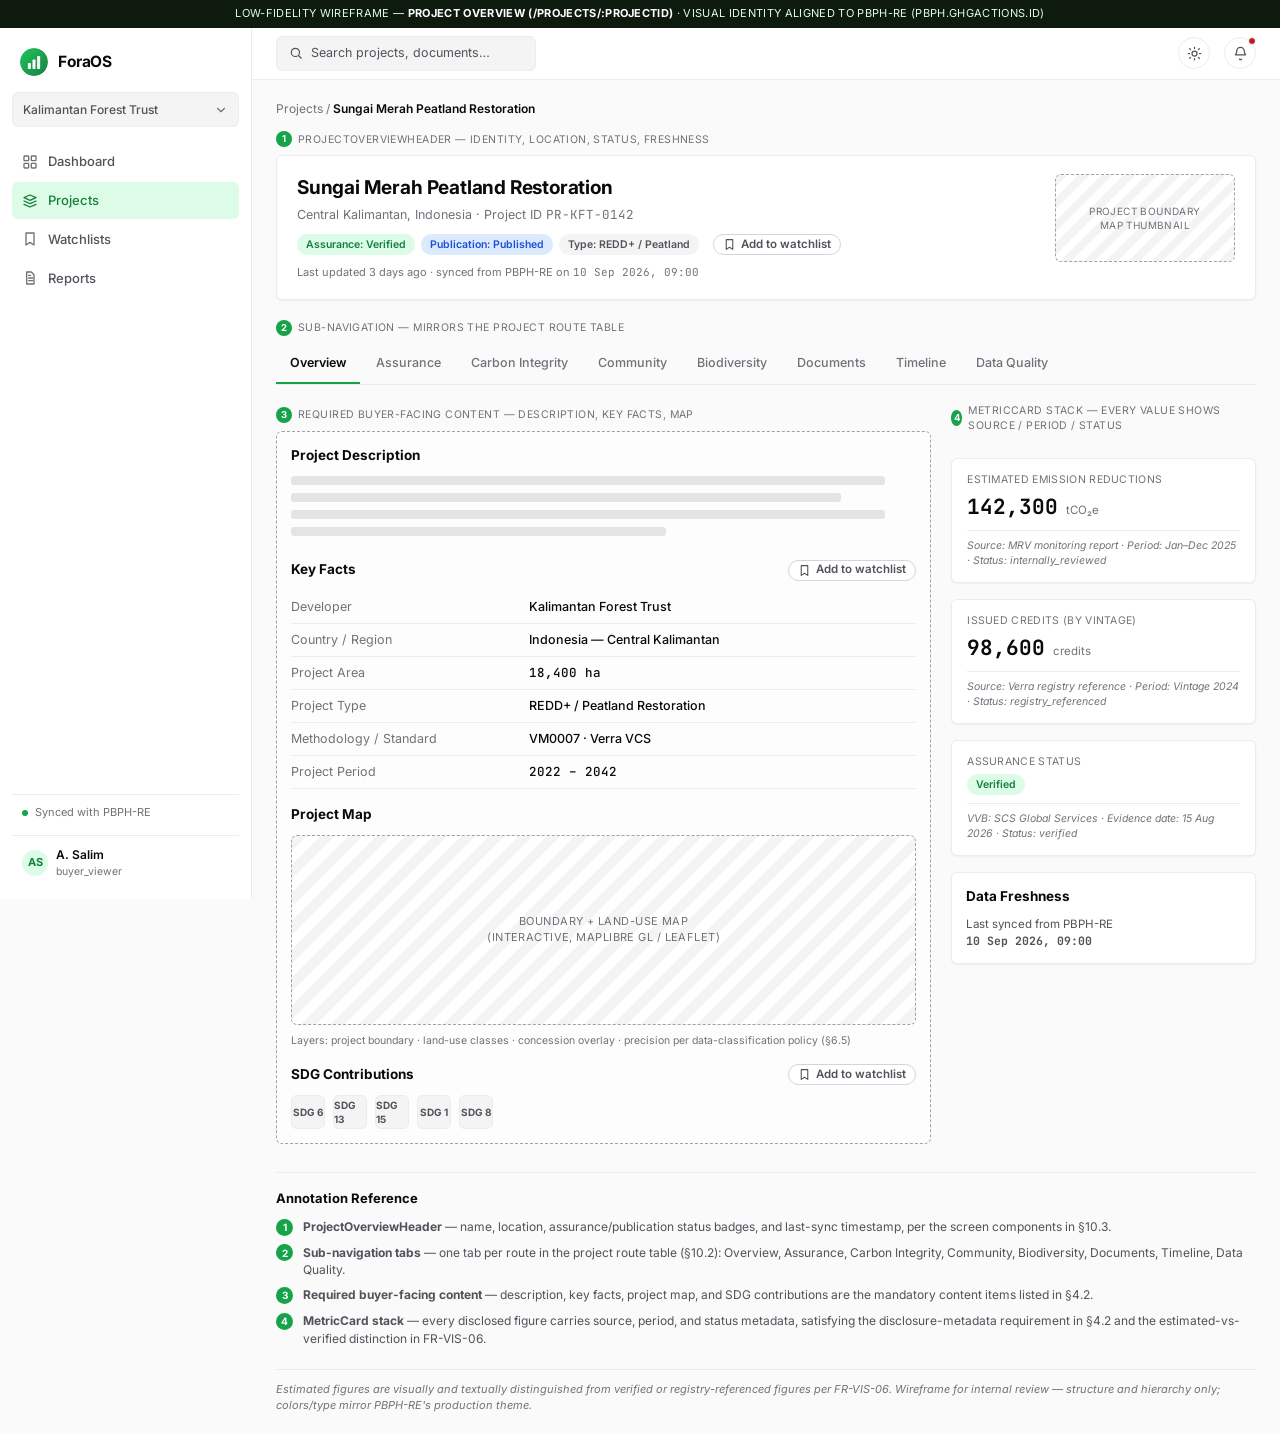
<file: project-overview.html>
<!DOCTYPE html>
<html lang="en">
<head>
<meta charset="UTF-8">
<meta name="viewport" content="width=device-width, initial-scale=1.0">
<title>Wireframe — Project Overview | ForaOS Buyer Platform</title>
<link rel="icon" type="image/svg+xml" href="data:image/svg+xml,%3Csvg%20xmlns%3D%22http%3A//www.w3.org/2000/svg%22%20viewBox%3D%220%200%2032%2032%22%3E%3Ccircle%20cx%3D%2216%22%20cy%3D%2216%22%20r%3D%2216%22%20fill%3D%22%2316a34a%22/%3E%3Crect%20x%3D%229%22%20y%3D%2217%22%20width%3D%223.4%22%20height%3D%227%22%20rx%3D%221%22%20fill%3D%22%23fff%22/%3E%3Crect%20x%3D%2214.3%22%20y%3D%2213%22%20width%3D%223.4%22%20height%3D%2211%22%20rx%3D%221%22%20fill%3D%22%23fff%22/%3E%3Crect%20x%3D%2219.6%22%20y%3D%229%22%20width%3D%223.4%22%20height%3D%2215%22%20rx%3D%221%22%20fill%3D%22%23fff%22/%3E%3C/svg%3E">
<link rel="preconnect" href="https://fonts.googleapis.com">
<link rel="preconnect" href="https://fonts.gstatic.com" crossorigin>
<link href="https://fonts.googleapis.com/css2?family=Inter:wght@400;500;600;700&family=JetBrains+Mono:wght@400;500;600&display=swap" rel="stylesheet">
<link rel="stylesheet" href="./style.css">
</head>
<body>

<div class="wf-chrome-note">Low-fidelity wireframe &mdash; <strong>Project Overview (/projects/:projectId)</strong> &middot; visual identity aligned to PBPH-RE (pbph.ghgactions.id)</div>

<div class="shell">
  <aside class="sidebar">
    <div class="sidebar-brand">
      <svg class="brand-mark" viewBox="0 0 32 32" aria-label="ForaOS">
        <defs>
          <linearGradient id="mark2" x1="0" y1="0" x2="1" y2="1">
            <stop offset="0" stop-color="#22c55e"/>
            <stop offset="1" stop-color="#15803d"/>
          </linearGradient>
        </defs>
        <circle cx="16" cy="16" r="16" fill="url(#mark2)"/>
        <rect x="9" y="17" width="3.4" height="7" rx="1" fill="#fff"/>
        <rect x="14.3" y="13" width="3.4" height="11" rx="1" fill="#fff"/>
        <rect x="19.6" y="9" width="3.4" height="15" rx="1" fill="#fff"/>
      </svg>
      <div class="wordmark">ForaOS</div>
    </div>

    <div class="org-switch">
      Kalimantan Forest Trust
      <svg viewBox="0 0 24 24" fill="none" stroke="currentColor" stroke-width="2" stroke-linecap="round" stroke-linejoin="round"><path d="M6 9l6 6 6-6"/></svg>
    </div>

    <nav class="sidebar-nav">
      <a href="index.html">
        <svg viewBox="0 0 24 24" fill="none" stroke="currentColor" stroke-width="2" stroke-linecap="round" stroke-linejoin="round"><rect x="3" y="3" width="7" height="7" rx="1"/><rect x="14" y="3" width="7" height="7" rx="1"/><rect x="3" y="14" width="7" height="7" rx="1"/><rect x="14" y="14" width="7" height="7" rx="1"/></svg>
        Dashboard
      </a>
      <a class="active" href="project-overview.html">
        <svg viewBox="0 0 24 24" fill="none" stroke="currentColor" stroke-width="2" stroke-linecap="round" stroke-linejoin="round"><path d="M3 7l9-4 9 4-9 4-9-4z"/><path d="M3 12l9 4 9-4"/><path d="M3 17l9 4 9-4"/></svg>
        Projects
      </a>
      <a href="watchlist.html">
        <svg viewBox="0 0 24 24" fill="none" stroke="currentColor" stroke-width="2" stroke-linecap="round" stroke-linejoin="round"><path d="M6 3h12v18l-6-4-6 4V3z"/></svg>
        Watchlists
      </a>
      <a href="#">
        <svg viewBox="0 0 24 24" fill="none" stroke="currentColor" stroke-width="2" stroke-linecap="round" stroke-linejoin="round"><path d="M7 3h7l4 4v14H7V3z"/><path d="M10 12h6M10 16h6M10 8h3"/></svg>
        Reports
      </a>
    </nav>

    <div class="sidebar-spacer"></div>

    <div class="sidebar-sync"><span class="pulse"></span> Synced with PBPH-RE</div>
    <div class="sidebar-user">
      <div class="avatar">AS</div>
      <div>
        <div class="who">A. Salim</div>
        <div class="role">buyer_viewer</div>
      </div>
    </div>
  </aside>

  <div class="main">
    <div class="topbar-slim">
      <div class="search-box">
        <svg viewBox="0 0 24 24" fill="none" stroke="currentColor" stroke-width="2" stroke-linecap="round" stroke-linejoin="round"><circle cx="11" cy="11" r="7"/><path d="M21 21l-4.3-4.3"/></svg>
        Search projects, documents…
      </div>
      <div class="topbar-right">
        <button class="icon-btn" id="theme-toggle" type="button" aria-label="Toggle dark mode" onclick="document.documentElement.classList.toggle('dark')" style="background:none;padding:0;font:inherit;">
          <svg viewBox="0 0 24 24" fill="none" stroke="currentColor" stroke-width="2" stroke-linecap="round" stroke-linejoin="round"><circle cx="12" cy="12" r="4"/><path d="M12 2v2M12 20v2M4.2 4.2l1.4 1.4M18.4 18.4l1.4 1.4M2 12h2M20 12h2M4.2 19.8l1.4-1.4M18.4 5.6l1.4-1.4"/></svg>
        </button>
        <div class="icon-btn">
          <svg viewBox="0 0 24 24" fill="none" stroke="currentColor" stroke-width="2" stroke-linecap="round" stroke-linejoin="round"><path d="M18 8a6 6 0 10-12 0c0 4-2 5-2 6h16c0-1-2-2-2-6z"/><path d="M10.3 21a2 2 0 003.4 0"/></svg>
          <span class="dot"></span>
        </div>
      </div>
    </div>

    <main class="page" data-project="PR-KFT-0142" data-project-name="Sungai Merah Peatland Restoration">

      <div class="breadcrumb">Projects / <span class="cur">Sungai Merah Peatland Restoration</span></div>

      <div class="wf-tag"><span class="badge">1</span> ProjectOverviewHeader — identity, location, status, freshness</div>
      <div class="ov-header">
        <div style="flex:1;">
          <div class="name">Sungai Merah Peatland Restoration</div>
          <div class="loc">Central Kalimantan, Indonesia &middot; Project ID <span class="mono">PR-KFT-0142</span></div>
          <div class="badge-row" data-follow-project="assurance-status" data-follow-label="Assurance status">
            <span class="chip good">Assurance: Verified</span>
            <span class="chip info">Publication: Published</span>
            <span class="chip neutral">Type: REDD+ / Peatland</span>
          </div>
          <div class="meta">Last updated 3 days ago &middot; synced from PBPH-RE on <span class="mono">10 Sep 2026, 09:00</span></div>
        </div>
        <div class="hero-thumb">Project boundary<br>map thumbnail</div>
      </div>

      <div class="wf-tag"><span class="badge">2</span> Sub-navigation — mirrors the project route table</div>
      <nav class="tabs">
        <a class="active" href="project-overview.html">Overview</a>
        <a href="assurance.html">Assurance</a>
        <a href="carbon-integrity.html">Carbon Integrity</a>
        <a href="community.html">Community</a>
        <a href="biodiversity.html">Biodiversity</a>
        <a href="documents.html">Documents</a>
        <a href="timeline.html">Timeline</a>
        <a href="data-quality.html">Data Quality</a>
      </nav>

      <div class="layout-2col">
        <!-- main column -->
        <div class="stack">
          <div>
            <div class="wf-tag"><span class="badge">3</span> Required buyer-facing content — description, key facts, map</div>
            <div class="frame stack">
              <div>
                <div class="section-title">Project Description</div>
                <div class="sk-line w-95"></div>
                <div class="sk-line w-88"></div>
                <div class="sk-line w-95"></div>
                <div class="sk-line w-60"></div>
              </div>

              <div data-follow="key-facts">
                <div class="section-title">Key Facts</div>
                <table class="facts-table">
                  <tr><td class="k">Developer</td><td class="v">Kalimantan Forest Trust</td></tr>
                  <tr><td class="k">Country / Region</td><td class="v">Indonesia — Central Kalimantan</td></tr>
                  <tr><td class="k">Project Area</td><td class="v mono">18,400 ha</td></tr>
                  <tr><td class="k">Project Type</td><td class="v">REDD+ / Peatland Restoration</td></tr>
                  <tr><td class="k">Methodology / Standard</td><td class="v">VM0007 &middot; Verra VCS</td></tr>
                  <tr><td class="k">Project Period</td><td class="v mono">2022 – 2042</td></tr>
                </table>
              </div>

              <div>
                <div class="section-title">Project Map</div>
                <div class="map-block">Boundary + land-use map<br>(interactive, MapLibre GL / Leaflet)</div>
                <div class="map-legend">Layers: project boundary &middot; land-use classes &middot; concession overlay &middot; precision per data-classification policy (§6.5)</div>
              </div>

              <div data-follow="sdg-contributions">
                <div class="section-title">SDG Contributions</div>
                <div class="sdg-row">
                  <span class="sdg-chip">SDG 6</span>
                  <span class="sdg-chip">SDG 13</span>
                  <span class="sdg-chip">SDG 15</span>
                  <span class="sdg-chip">SDG 1</span>
                  <span class="sdg-chip">SDG 8</span>
                </div>
              </div>
            </div>
          </div>
        </div>

        <!-- sidebar: MetricCard stack -->
        <div class="stack">
          <div class="wf-tag"><span class="badge">4</span> MetricCard stack — every value shows source / period / status</div>

          <div class="metric-card">
            <div class="label">Estimated Emission Reductions</div>
            <div class="value-row"><span class="value mono">142,300</span><span class="unit">tCO₂e</span></div>
            <div class="disclosure-line">Source: MRV monitoring report &middot; Period: Jan–Dec 2025 &middot; Status: internally_reviewed</div>
          </div>

          <div class="metric-card">
            <div class="label">Issued Credits (by vintage)</div>
            <div class="value-row"><span class="value mono">98,600</span><span class="unit">credits</span></div>
            <div class="disclosure-line">Source: Verra registry reference &middot; Period: Vintage 2024 &middot; Status: registry_referenced</div>
          </div>

          <div class="metric-card">
            <div class="label">Assurance Status</div>
            <div class="value-row"><span class="chip good">Verified</span></div>
            <div class="disclosure-line">VVB: SCS Global Services &middot; Evidence date: 15 Aug 2026 &middot; Status: verified</div>
          </div>

          <div class="panel">
            <div class="section-title">Data Freshness</div>
            <div style="font-size:11.5px;color:var(--gray-700);">Last synced from PBPH-RE<br><strong class="mono">10 Sep 2026, 09:00</strong></div>
          </div>
        </div>
      </div>

      <div class="legend">
        <h2>Annotation Reference</h2>
        <ol>
          <li><span class="badge">1</span><div><strong>ProjectOverviewHeader</strong> — name, location, assurance/publication status badges, and last-sync timestamp, per the screen components in §10.3.</div></li>
          <li><span class="badge">2</span><div><strong>Sub-navigation tabs</strong> — one tab per route in the project route table (§10.2): Overview, Assurance, Carbon Integrity, Community, Biodiversity, Documents, Timeline, Data Quality.</div></li>
          <li><span class="badge">3</span><div><strong>Required buyer-facing content</strong> — description, key facts, project map, and SDG contributions are the mandatory content items listed in §4.2.</div></li>
          <li><span class="badge">4</span><div><strong>MetricCard stack</strong> — every disclosed figure carries source, period, and status metadata, satisfying the disclosure-metadata requirement in §4.2 and the estimated-vs-verified distinction in FR-VIS-06.</div></li>
        </ol>
      </div>

      <div class="disclosure">Estimated figures are visually and textually distinguished from verified or registry-referenced figures per FR-VIS-06. Wireframe for internal review — structure and hierarchy only; colors/type mirror PBPH-RE's production theme.</div>
    </main>
  </div>
</div>

<script data-pplx-inline-edit>
(function () {
  if (window === window.top) return;

  const allowedParentOrigins = ["https://www.perplexity.ai","https://perplexity.ai","https://testing.perplexity.ai","https://staging.perplexity.ai","https://*.preview.i.perplexity.ai","http://perplexity.localhost","http://localhost:1420","http://127.0.0.1:1420","http://localhost:3000","http://127.0.0.1:3000","http://localhost:5173","http://127.0.0.1:5173"];
  const MAX_FONT_BYTES = 500 * 1024;
  const MAX_TOTAL_FONT_BYTES = 2 * 1024 * 1024;
  let scrollForwarding = false;
  let scrollRaf = 0;
  let trustedTopOrigin = null;

  // Allow entries like "https://*.preview.i.perplexity.ai" — the wildcard
  // matches a single DNS label (no dots), so "https://*.foo" cannot stretch
  // across multiple labels.
  function matchesAllowedOrigin(origin) {
    if (!origin) return false;
    for (const entry of allowedParentOrigins) {
      if (!entry.includes("*")) {
        if (entry === origin) return true;
        continue;
      }
      const pattern = new RegExp(
        "^" +
          entry.replace(/[.+?^${}()|[\]\\]/g, "\\$&").replace(/\*/g, "[^.]+") +
          "$",
      );
      if (pattern.test(origin)) return true;
    }
    return false;
  }

  // Trust decision: when the sender is same-origin-visible (event.origin is a
  // real origin like https://www.perplexity.ai) we trust event.origin directly.
  // When event.origin is "null" (opaque broker srcdoc), we fall back to the
  // broker's stamped `parentOrigin` to identify the top window. The fallback
  // is claim-only — we rely on the browser's native `targetOrigin` enforcement
  // on the response path (see postToTrustedTop) to ensure replies can't be
  // delivered to anyone but the actual top window of that claimed origin.
  function getTrustedParentOrigin(event) {
    const forwardedParentOrigin =
      typeof event.data.parentOrigin === "string" ? event.data.parentOrigin : null;
    const parentOrigin = event.origin === "null" ? forwardedParentOrigin : event.origin;
    return matchesAllowedOrigin(parentOrigin) ? parentOrigin : null;
  }

  // All responses go to window.top with targetOrigin = the allowlisted origin.
  // An attacker that iframes us inside their own null-origin broker can claim
  // any parentOrigin they like, but the browser will drop the reply whenever
  // the real top's origin doesn't match — so the screenshot never leaves.
  function postToTrustedTop(message) {
    if (!trustedTopOrigin) return;
    try {
      window.top.postMessage(message, trustedTopOrigin);
    } catch (_error) {}
  }

  function inlineAll(original, clone) {
    if (original.nodeType !== 1 || clone.nodeType !== 1) return;

    try {
      const computedStyle = getComputedStyle(original);
      // cssText on a computed style is the serialized declaration in modern
      // Chromium/Safari — a single read beats enumerating ~400 longhand
      // properties. Firefox returns "" here, so we fall back on empty.
      const serialized = computedStyle.cssText;
      if (serialized) {
        clone.style.cssText = serialized;
      } else {
        const parts = new Array(computedStyle.length);
        for (let index = 0; index < computedStyle.length; index += 1) {
          const property = computedStyle[index];
          parts[index] = `${property}:${computedStyle.getPropertyValue(property)};`;
        }
        clone.style.cssText = parts.join("");
      }
    } catch (_error) {}

    const originalChildren = original.children;
    const clonedChildren = clone.children;
    for (
      let index = 0;
      index < originalChildren.length && index < clonedChildren.length;
      index += 1
    ) {
      inlineAll(originalChildren[index], clonedChildren[index]);
    }
  }

  function extractFontUrl(srcValue) {
    const matches = [
      ...srcValue.matchAll(
        /url\(["']?([^"')]+)["']?\)(?:\s*format\(["']?([^"')]+)["']?\))?/gi,
      ),
    ];
    if (matches.length === 0) return null;
    const woff2 = matches.find((m) => m[2] && m[2].toLowerCase().includes("woff2"));
    if (woff2) return woff2[1];
    const woff = matches.find((m) => m[2] && m[2].toLowerCase().includes("woff"));
    if (woff) return woff[1];
    return matches[0][1];
  }

  // Cache resolved font URL -> data URI across captures. Fonts on a page
  // essentially never change, and a batch run emits multiple captures back to
  // back — without this we'd refetch + re-base64 every time.
  const fontDataUriCache = new Map();
  const SRC_DECLARATION_RE = /src\s*:\s*[^;}]+/i;

  async function fetchAsDataUri(url) {
    if (fontDataUriCache.has(url)) return fontDataUriCache.get(url);
    let dataUri = null;
    try {
      const response = await fetch(url, { mode: "cors", credentials: "omit" });
      if (response.ok) {
        const blob = await response.blob();
        if (blob.size <= MAX_FONT_BYTES) {
          dataUri = await new Promise((resolve) => {
            const reader = new FileReader();
            reader.onloadend = () =>
              resolve(typeof reader.result === "string" ? reader.result : null);
            reader.onerror = () => resolve(null);
            reader.readAsDataURL(blob);
          });
        }
      }
    } catch (_error) {
      dataUri = null;
    }
    fontDataUriCache.set(url, dataUri);
    return dataUri;
  }

  function collectFontFaceRuleTexts() {
    const rules = [];
    for (const sheet of document.styleSheets) {
      let cssRules;
      try {
        cssRules = sheet.cssRules;
      } catch (_error) {
        continue;
      }
      if (!cssRules) continue;
      for (const rule of cssRules) {
        const cssText = rule.cssText || "";
        if (cssText.startsWith("@font-face")) rules.push(cssText);
      }
    }
    return rules;
  }

  async function buildInlinedFontCss() {
    const ruleTexts = collectFontFaceRuleTexts();
    if (ruleTexts.length === 0) return null;

    const resolved = ruleTexts.map((cssText) => {
      if (!SRC_DECLARATION_RE.test(cssText)) return null;
      const srcMatch = cssText.match(/src\s*:\s*([^;}]+)[;}]/i);
      if (!srcMatch) return null;
      const url = extractFontUrl(srcMatch[1]);
      if (!url) return null;
      try {
        return { cssText, url: new URL(url, document.baseURI).href };
      } catch (_error) {
        return null;
      }
    });

    const dataUris = await Promise.all(
      resolved.map((entry) => (entry ? fetchAsDataUri(entry.url) : Promise.resolve(null))),
    );

    const inlined = [];
    let totalBytes = 0;
    for (let index = 0; index < resolved.length; index += 1) {
      const entry = resolved[index];
      const dataUri = dataUris[index];
      if (!entry || !dataUri) continue;
      const approxBytes = dataUri.length * 0.75;
      if (totalBytes + approxBytes > MAX_TOTAL_FONT_BYTES) break;
      totalBytes += approxBytes;
      inlined.push(entry.cssText.replace(SRC_DECLARATION_RE, `src: url("${dataUri}")`));
    }
    return inlined.length > 0 ? inlined.join("\n") : null;
  }

  function stripExternal(clone) {
    const images = clone.querySelectorAll("img");
    for (let index = 0; index < images.length; index += 1) {
      const src = images[index].getAttribute("src");
      if (src && !src.startsWith("data:")) images[index].removeAttribute("src");
    }

    const elements = clone.querySelectorAll("*");
    for (let index = 0; index < elements.length; index += 1) {
      const style = elements[index].style.cssText;
      if (style && style.includes("url(")) {
        elements[index].style.cssText = style.replace(
          /url\(["']?(?!data:)[^)"']*["']?\)/gi,
          "none",
        );
      }
    }
  }

  function emitScroll() {
    scrollRaf = 0;
    if (!scrollForwarding) return;
    postToTrustedTop({
      type: "INLINE_EDIT_SCROLL",
      scrollX: window.scrollX,
      scrollY: window.scrollY,
    });
  }

  window.addEventListener(
    "scroll",
    function () {
      if (!scrollForwarding || scrollRaf) return;
      scrollRaf = requestAnimationFrame(emitScroll);
    },
    { passive: true, capture: true },
  );

  async function handleCaptureRequest(event) {
    const requestId = event.data.requestId;
    const scrollX = window.scrollX;
    const scrollY = window.scrollY;
    const width = window.innerWidth;
    const height = window.innerHeight;

    function postResult(dataUrl) {
      postToTrustedTop({
        type: "INLINE_EDIT_SCREENSHOT_RESULT",
        requestId,
        dataUrl,
        scrollX,
        scrollY,
      });
    }

    try {
      // Wait for any pending web fonts to resolve so both inline metrics and
      // the @font-face inlining below see the same loaded faces.
      if (document.fonts && document.fonts.ready) {
        try {
          await document.fonts.ready;
        } catch (_error) {}
      }

      const clone = document.documentElement.cloneNode(true);
      inlineAll(document.documentElement, clone);

      const removedNodes = clone.querySelectorAll("script,link[rel=\"stylesheet\"],style");
      for (let index = 0; index < removedNodes.length; index += 1) {
        removedNodes[index].remove();
      }

      stripExternal(clone);

      // Re-embed web fonts as data-URI @font-face rules so the SVG rasterizer
      // can resolve them — external font URLs aren't fetched during
      // foreignObject rendering, which would otherwise force a fallback face
      // and change text metrics.
      const inlinedFontCss = await buildInlinedFontCss();
      if (inlinedFontCss) {
        const styleEl = document.createElement("style");
        styleEl.textContent = inlinedFontCss;
        const head = clone.querySelector("head");
        if (head) head.appendChild(styleEl);
        else clone.insertBefore(styleEl, clone.firstChild);
      }

      const html = new XMLSerializer().serializeToString(clone);
      const svg =
        `<svg xmlns="http://www.w3.org/2000/svg" width="${width}" height="${height}">` +
        '<foreignObject width="100%" height="100%">' +
        `<div xmlns="http://www.w3.org/1999/xhtml" style="width:${width}px;height:${height}px;overflow:hidden">` +
        `<div style="position:relative;left:-${scrollX}px;top:-${scrollY}px">` +
        html +
        "</div></div></foreignObject></svg>";
      const svgUrl = `data:image/svg+xml;charset=utf-8,${encodeURIComponent(svg)}`;
      const image = new Image();
      image.onload = function () {
        const canvas = document.createElement("canvas");
        canvas.width = width;
        canvas.height = height;
        canvas.getContext("2d").drawImage(image, 0, 0);
        postResult(canvas.toDataURL("image/png"));
      };
      image.onerror = function () {
        postResult(null);
      };
      image.src = svgUrl;
    } catch (_error) {
      postResult(null);
    }
  }

  window.addEventListener("message", function (event) {
    if (!event.data) return;
    // Only accept messages from the direct parent frame. Blocks sibling /
    // unrelated-window postMessage senders that could otherwise reach us.
    if (event.source !== window.parent) return;

    const trustedParentOrigin = getTrustedParentOrigin(event);
    if (!trustedParentOrigin) return;
    trustedTopOrigin = trustedParentOrigin;

    if (event.data.type === "INLINE_EDIT_SCROLL_START") {
      scrollForwarding = true;
      emitScroll();
      return;
    }

    if (event.data.type === "INLINE_EDIT_SCROLL_STOP") {
      scrollForwarding = false;
      if (scrollRaf) cancelAnimationFrame(scrollRaf);
      scrollRaf = 0;
      return;
    }

    if (event.data.type !== "INLINE_EDIT_CAPTURE_REQUEST") return;

    handleCaptureRequest(event);
  });
})();


</script><script src="./watchlist.js"></script>
</body>
</html>
</file>
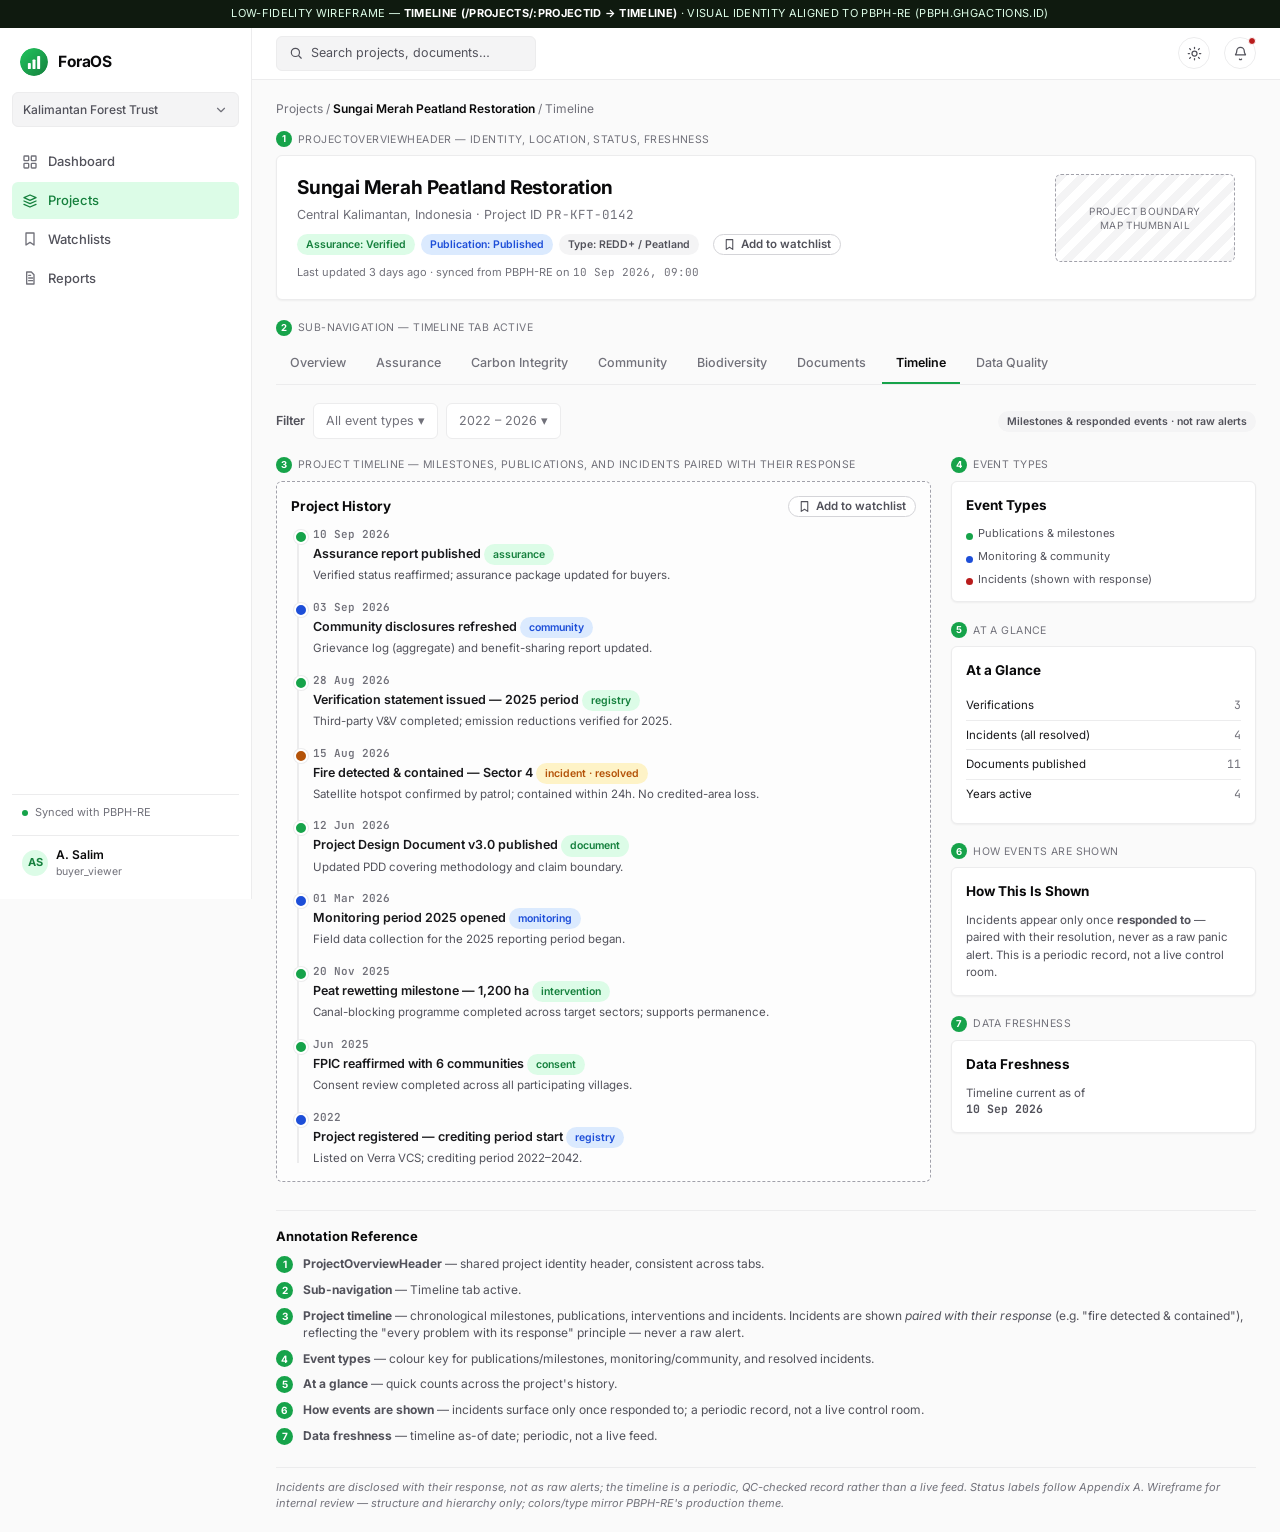
<file: timeline.html>
<!DOCTYPE html>
<html lang="en">
<head>
<meta charset="UTF-8">
<meta name="viewport" content="width=device-width, initial-scale=1.0">
<title>Wireframe — Timeline | ForaOS Buyer Platform</title>
<link rel="icon" type="image/svg+xml" href="data:image/svg+xml,%3Csvg%20xmlns%3D%22http%3A//www.w3.org/2000/svg%22%20viewBox%3D%220%200%2032%2032%22%3E%3Ccircle%20cx%3D%2216%22%20cy%3D%2216%22%20r%3D%2216%22%20fill%3D%22%2316a34a%22/%3E%3Crect%20x%3D%229%22%20y%3D%2217%22%20width%3D%223.4%22%20height%3D%227%22%20rx%3D%221%22%20fill%3D%22%23fff%22/%3E%3Crect%20x%3D%2214.3%22%20y%3D%2213%22%20width%3D%223.4%22%20height%3D%2211%22%20rx%3D%221%22%20fill%3D%22%23fff%22/%3E%3Crect%20x%3D%2219.6%22%20y%3D%229%22%20width%3D%223.4%22%20height%3D%2215%22%20rx%3D%221%22%20fill%3D%22%23fff%22/%3E%3C/svg%3E">
<link rel="preconnect" href="https://fonts.googleapis.com">
<link rel="preconnect" href="https://fonts.gstatic.com" crossorigin>
<link href="https://fonts.googleapis.com/css2?family=Inter:wght@400;500;600;700&family=JetBrains+Mono:wght@400;500;600&display=swap" rel="stylesheet">
<link rel="stylesheet" href="./style.css">
</head>
<body>

<div class="wf-chrome-note">Low-fidelity wireframe &mdash; <strong>Timeline (/projects/:projectId &rarr; Timeline)</strong> &middot; visual identity aligned to PBPH-RE (pbph.ghgactions.id)</div>

<div class="shell">
  <aside class="sidebar">
    <div class="sidebar-brand">
      <svg class="brand-mark" viewBox="0 0 32 32" aria-label="ForaOS">
        <defs>
          <linearGradient id="mark8" x1="0" y1="0" x2="1" y2="1">
            <stop offset="0" stop-color="#22c55e"/>
            <stop offset="1" stop-color="#15803d"/>
          </linearGradient>
        </defs>
        <circle cx="16" cy="16" r="16" fill="url(#mark8)"/>
        <rect x="9" y="17" width="3.4" height="7" rx="1" fill="#fff"/>
        <rect x="14.3" y="13" width="3.4" height="11" rx="1" fill="#fff"/>
        <rect x="19.6" y="9" width="3.4" height="15" rx="1" fill="#fff"/>
      </svg>
      <div class="wordmark">ForaOS</div>
    </div>

    <div class="org-switch">
      Kalimantan Forest Trust
      <svg viewBox="0 0 24 24" fill="none" stroke="currentColor" stroke-width="2" stroke-linecap="round" stroke-linejoin="round"><path d="M6 9l6 6 6-6"/></svg>
    </div>

    <nav class="sidebar-nav">
      <a href="index.html">
        <svg viewBox="0 0 24 24" fill="none" stroke="currentColor" stroke-width="2" stroke-linecap="round" stroke-linejoin="round"><rect x="3" y="3" width="7" height="7" rx="1"/><rect x="14" y="3" width="7" height="7" rx="1"/><rect x="3" y="14" width="7" height="7" rx="1"/><rect x="14" y="14" width="7" height="7" rx="1"/></svg>
        Dashboard
      </a>
      <a class="active" href="project-overview.html">
        <svg viewBox="0 0 24 24" fill="none" stroke="currentColor" stroke-width="2" stroke-linecap="round" stroke-linejoin="round"><path d="M3 7l9-4 9 4-9 4-9-4z"/><path d="M3 12l9 4 9-4"/><path d="M3 17l9 4 9-4"/></svg>
        Projects
      </a>
      <a href="watchlist.html">
        <svg viewBox="0 0 24 24" fill="none" stroke="currentColor" stroke-width="2" stroke-linecap="round" stroke-linejoin="round"><path d="M6 3h12v18l-6-4-6 4V3z"/></svg>
        Watchlists
      </a>
      <a href="#">
        <svg viewBox="0 0 24 24" fill="none" stroke="currentColor" stroke-width="2" stroke-linecap="round" stroke-linejoin="round"><path d="M7 3h7l4 4v14H7V3z"/><path d="M10 12h6M10 16h6M10 8h3"/></svg>
        Reports
      </a>
    </nav>

    <div class="sidebar-spacer"></div>

    <div class="sidebar-sync"><span class="pulse"></span> Synced with PBPH-RE</div>
    <div class="sidebar-user">
      <div class="avatar">AS</div>
      <div>
        <div class="who">A. Salim</div>
        <div class="role">buyer_viewer</div>
      </div>
    </div>
  </aside>

  <div class="main">
    <div class="topbar-slim">
      <div class="search-box">
        <svg viewBox="0 0 24 24" fill="none" stroke="currentColor" stroke-width="2" stroke-linecap="round" stroke-linejoin="round"><circle cx="11" cy="11" r="7"/><path d="M21 21l-4.3-4.3"/></svg>
        Search projects, documents…
      </div>
      <div class="topbar-right">
        <button class="icon-btn" id="theme-toggle" type="button" aria-label="Toggle dark mode" onclick="document.documentElement.classList.toggle('dark')" style="background:none;padding:0;font:inherit;">
          <svg viewBox="0 0 24 24" fill="none" stroke="currentColor" stroke-width="2" stroke-linecap="round" stroke-linejoin="round"><circle cx="12" cy="12" r="4"/><path d="M12 2v2M12 20v2M4.2 4.2l1.4 1.4M18.4 18.4l1.4 1.4M2 12h2M20 12h2M4.2 19.8l1.4-1.4M18.4 5.6l1.4-1.4"/></svg>
        </button>
        <div class="icon-btn">
          <svg viewBox="0 0 24 24" fill="none" stroke="currentColor" stroke-width="2" stroke-linecap="round" stroke-linejoin="round"><path d="M18 8a6 6 0 10-12 0c0 4-2 5-2 6h16c0-1-2-2-2-6z"/><path d="M10.3 21a2 2 0 003.4 0"/></svg>
          <span class="dot"></span>
        </div>
      </div>
    </div>

    <main class="page" data-project="PR-KFT-0142" data-project-name="Sungai Merah Peatland Restoration">

      <div class="breadcrumb">Projects / <span class="cur">Sungai Merah Peatland Restoration</span> / Timeline</div>

      <div class="wf-tag"><span class="badge">1</span> ProjectOverviewHeader — identity, location, status, freshness</div>
      <div class="ov-header">
        <div style="flex:1;">
          <div class="name">Sungai Merah Peatland Restoration</div>
          <div class="loc">Central Kalimantan, Indonesia &middot; Project ID <span class="mono">PR-KFT-0142</span></div>
          <div class="badge-row" data-follow-project="assurance-status" data-follow-label="Assurance status">
            <span class="chip good">Assurance: Verified</span>
            <span class="chip info">Publication: Published</span>
            <span class="chip neutral">Type: REDD+ / Peatland</span>
          </div>
          <div class="meta">Last updated 3 days ago &middot; synced from PBPH-RE on <span class="mono">10 Sep 2026, 09:00</span></div>
        </div>
        <div class="hero-thumb">Project boundary<br>map thumbnail</div>
      </div>

      <div class="wf-tag"><span class="badge">2</span> Sub-navigation — Timeline tab active</div>
      <nav class="tabs">
        <a href="project-overview.html">Overview</a>
        <a href="assurance.html">Assurance</a>
        <a href="carbon-integrity.html">Carbon Integrity</a>
        <a href="community.html">Community</a>
        <a href="biodiversity.html">Biodiversity</a>
        <a href="documents.html">Documents</a>
        <a class="active" href="timeline.html">Timeline</a>
        <a href="data-quality.html">Data Quality</a>
      </nav>

      <!-- filter context -->
      <div class="search-row" style="align-items:center;">
        <div style="font-size:12.5px;color:var(--gray-700);font-weight:600;">Filter</div>
        <div class="filter-chip">All event types ▾</div>
        <div class="filter-chip">2022 – 2026 ▾</div>
        <div style="flex:1;"></div>
        <span class="chip neutral">Milestones &amp; responded events · not raw alerts</span>
      </div>

      <div class="layout-2col">
        <!-- main column -->
        <div class="stack">

          <div>
            <div class="wf-tag"><span class="badge">3</span> Project timeline — milestones, publications, and incidents paired with their response</div>
            <div class="frame" data-follow="project-history">
              <div class="section-title">Project History</div>
              <div class="timeline">
                <div class="tl-item">
                  <div class="tl-date mono">10 Sep 2026</div>
                  <div class="tl-title">Assurance report published <span class="chip good">assurance</span></div>
                  <div class="tl-desc">Verified status reaffirmed; assurance package updated for buyers.</div>
                </div>
                <div class="tl-item info">
                  <div class="tl-date mono">03 Sep 2026</div>
                  <div class="tl-title">Community disclosures refreshed <span class="chip info">community</span></div>
                  <div class="tl-desc">Grievance log (aggregate) and benefit-sharing report updated.</div>
                </div>
                <div class="tl-item">
                  <div class="tl-date mono">28 Aug 2026</div>
                  <div class="tl-title">Verification statement issued — 2025 period <span class="chip good">registry</span></div>
                  <div class="tl-desc">Third-party V&amp;V completed; emission reductions verified for 2025.</div>
                </div>
                <div class="tl-item warn">
                  <div class="tl-date mono">15 Aug 2026</div>
                  <div class="tl-title">Fire detected &amp; contained — Sector 4 <span class="chip warn">incident · resolved</span></div>
                  <div class="tl-desc">Satellite hotspot confirmed by patrol; contained within 24h. No credited-area loss.</div>
                </div>
                <div class="tl-item">
                  <div class="tl-date mono">12 Jun 2026</div>
                  <div class="tl-title">Project Design Document v3.0 published <span class="chip good">document</span></div>
                  <div class="tl-desc">Updated PDD covering methodology and claim boundary.</div>
                </div>
                <div class="tl-item info">
                  <div class="tl-date mono">01 Mar 2026</div>
                  <div class="tl-title">Monitoring period 2025 opened <span class="chip info">monitoring</span></div>
                  <div class="tl-desc">Field data collection for the 2025 reporting period began.</div>
                </div>
                <div class="tl-item">
                  <div class="tl-date mono">20 Nov 2025</div>
                  <div class="tl-title">Peat rewetting milestone — 1,200 ha <span class="chip good">intervention</span></div>
                  <div class="tl-desc">Canal-blocking programme completed across target sectors; supports permanence.</div>
                </div>
                <div class="tl-item">
                  <div class="tl-date mono">Jun 2025</div>
                  <div class="tl-title">FPIC reaffirmed with 6 communities <span class="chip good">consent</span></div>
                  <div class="tl-desc">Consent review completed across all participating villages.</div>
                </div>
                <div class="tl-item info">
                  <div class="tl-date mono">2022</div>
                  <div class="tl-title">Project registered — crediting period start <span class="chip info">registry</span></div>
                  <div class="tl-desc">Listed on Verra VCS; crediting period 2022–2042.</div>
                </div>
              </div>
            </div>
          </div>

        </div>

        <!-- sidebar -->
        <div class="stack">

          <div>
            <div class="wf-tag"><span class="badge">4</span> Event types</div>
            <div class="panel">
              <div class="section-title">Event Types</div>
              <div class="legend-inline" style="flex-direction:column;gap:7px;">
                <span><span class="activity-dot accent"></span>Publications &amp; milestones</span>
                <span><span class="activity-dot" style="background:var(--info);"></span>Monitoring &amp; community</span>
                <span><span class="activity-dot warn"></span>Incidents (shown with response)</span>
              </div>
            </div>
          </div>

          <div>
            <div class="wf-tag"><span class="badge">5</span> At a glance</div>
            <div class="panel">
              <div class="section-title">At a Glance</div>
              <table class="fresh-table">
                <tr><td class="pkg">Verifications</td><td class="stamp mono">3</td></tr>
                <tr><td class="pkg">Incidents (all resolved)</td><td class="stamp mono">4</td></tr>
                <tr><td class="pkg">Documents published</td><td class="stamp mono">11</td></tr>
                <tr><td class="pkg">Years active</td><td class="stamp mono">4</td></tr>
              </table>
            </div>
          </div>

          <div>
            <div class="wf-tag"><span class="badge">6</span> How events are shown</div>
            <div class="panel">
              <div class="section-title">How This Is Shown</div>
              <div style="font-size:11.5px;color:var(--gray-700);line-height:1.5;">Incidents appear only once <strong>responded to</strong> — paired with their resolution, never as a raw panic alert. This is a periodic record, not a live control room.</div>
            </div>
          </div>

          <div>
            <div class="wf-tag"><span class="badge">7</span> Data freshness</div>
            <div class="panel">
              <div class="section-title">Data Freshness</div>
              <div style="font-size:11.5px;color:var(--gray-700);">Timeline current as of<br><strong class="mono">10 Sep 2026</strong></div>
            </div>
          </div>

        </div>
      </div>

      <div class="legend">
        <h2>Annotation Reference</h2>
        <ol>
          <li><span class="badge">1</span><div><strong>ProjectOverviewHeader</strong> — shared project identity header, consistent across tabs.</div></li>
          <li><span class="badge">2</span><div><strong>Sub-navigation</strong> — Timeline tab active.</div></li>
          <li><span class="badge">3</span><div><strong>Project timeline</strong> — chronological milestones, publications, interventions and incidents. Incidents are shown <em>paired with their response</em> (e.g. "fire detected &amp; contained"), reflecting the "every problem with its response" principle — never a raw alert.</div></li>
          <li><span class="badge">4</span><div><strong>Event types</strong> — colour key for publications/milestones, monitoring/community, and resolved incidents.</div></li>
          <li><span class="badge">5</span><div><strong>At a glance</strong> — quick counts across the project's history.</div></li>
          <li><span class="badge">6</span><div><strong>How events are shown</strong> — incidents surface only once responded to; a periodic record, not a live control room.</div></li>
          <li><span class="badge">7</span><div><strong>Data freshness</strong> — timeline as-of date; periodic, not a live feed.</div></li>
        </ol>
      </div>

      <div class="disclosure">Incidents are disclosed with their response, not as raw alerts; the timeline is a periodic, QC-checked record rather than a live feed. Status labels follow Appendix A. Wireframe for internal review — structure and hierarchy only; colors/type mirror PBPH-RE's production theme.</div>
    </main>
  </div>
</div>

<script src="./watchlist.js"></script>
</body>
</html>
</file>
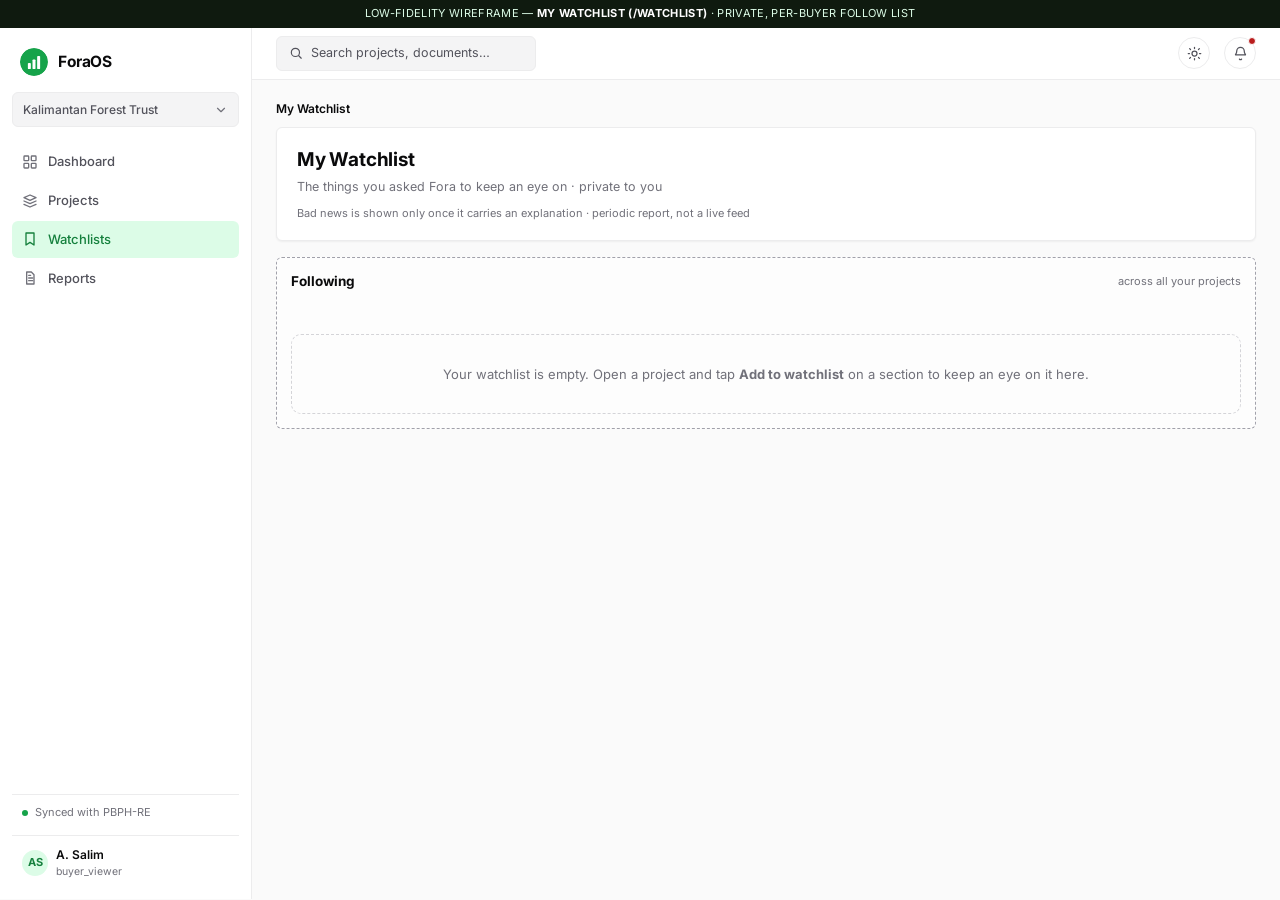
<file: watchlist.html>
<!DOCTYPE html>
<html lang="en">
<head>
<meta charset="UTF-8"><meta name="viewport" content="width=device-width, initial-scale=1.0">
<title>Wireframe — My Watchlist | ForaOS Buyer Platform</title>
<link rel="icon" type="image/svg+xml" href="data:image/svg+xml,%3Csvg%20xmlns%3D%22http%3A//www.w3.org/2000/svg%22%20viewBox%3D%220%200%2032%2032%22%3E%3Ccircle%20cx%3D%2216%22%20cy%3D%2216%22%20r%3D%2216%22%20fill%3D%22%2316a34a%22/%3E%3C/svg%3E">
<link href="https://fonts.googleapis.com/css2?family=Inter:wght@400;500;600;700&family=JetBrains+Mono:wght@400;500;600&display=swap" rel="stylesheet">
<link rel="stylesheet" href="./style.css">
</head>
<body>
<div class="wf-chrome-note">Low-fidelity wireframe &mdash; <strong>My Watchlist (/watchlist)</strong> &middot; private, per-buyer follow list</div>
<div class="shell">
  <aside class="sidebar">
    <div class="sidebar-brand">
      <svg class="brand-mark" viewBox="0 0 32 32" aria-label="ForaOS"><circle cx="16" cy="16" r="16" fill="#16a34a"/><rect x="9" y="17" width="3.4" height="7" rx="1" fill="#fff"/><rect x="14.3" y="13" width="3.4" height="11" rx="1" fill="#fff"/><rect x="19.6" y="9" width="3.4" height="15" rx="1" fill="#fff"/></svg>
      <div class="wordmark">ForaOS</div>
    </div>
    <div class="org-switch">Kalimantan Forest Trust
      <svg viewBox="0 0 24 24" fill="none" stroke="currentColor" stroke-width="2" stroke-linecap="round" stroke-linejoin="round"><path d="M6 9l6 6 6-6"/></svg>
    </div>
    <nav class="sidebar-nav">
      <a href="index.html"><svg viewBox="0 0 24 24" fill="none" stroke="currentColor" stroke-width="2" stroke-linecap="round" stroke-linejoin="round"><rect x="3" y="3" width="7" height="7" rx="1"/><rect x="14" y="3" width="7" height="7" rx="1"/><rect x="3" y="14" width="7" height="7" rx="1"/><rect x="14" y="14" width="7" height="7" rx="1"/></svg>Dashboard</a>
      <a href="project-overview.html"><svg viewBox="0 0 24 24" fill="none" stroke="currentColor" stroke-width="2" stroke-linecap="round" stroke-linejoin="round"><path d="M3 7l9-4 9 4-9 4-9-4z"/><path d="M3 12l9 4 9-4"/><path d="M3 17l9 4 9-4"/></svg>Projects</a>
      <a class="active" href="watchlist.html"><svg viewBox="0 0 24 24" fill="none" stroke="currentColor" stroke-width="2" stroke-linecap="round" stroke-linejoin="round"><path d="M6 3h12v18l-6-4-6 4V3z"/></svg>Watchlists</a>
      <a href="#"><svg viewBox="0 0 24 24" fill="none" stroke="currentColor" stroke-width="2" stroke-linecap="round" stroke-linejoin="round"><path d="M7 3h7l4 4v14H7V3z"/><path d="M10 12h6M10 16h6M10 8h3"/></svg>Reports</a>
    </nav>
    <div class="sidebar-spacer"></div>
    <div class="sidebar-sync"><span class="pulse"></span> Synced with PBPH-RE</div>
    <div class="sidebar-user"><div class="avatar">AS</div><div><div class="who">A. Salim</div><div class="role">buyer_viewer</div></div></div>
  </aside>
  <div class="main">
    <div class="topbar-slim">
      <div class="search-box"><svg viewBox="0 0 24 24" fill="none" stroke="currentColor" stroke-width="2" stroke-linecap="round" stroke-linejoin="round"><circle cx="11" cy="11" r="7"/><path d="M21 21l-4.3-4.3"/></svg>Search projects, documents…</div>
      <div class="topbar-right">
        <button class="icon-btn" type="button" aria-label="Toggle dark mode" onclick="document.documentElement.classList.toggle('dark')" style="background:none;padding:0;font:inherit;"><svg viewBox="0 0 24 24" fill="none" stroke="currentColor" stroke-width="2" stroke-linecap="round" stroke-linejoin="round"><circle cx="12" cy="12" r="4"/><path d="M12 2v2M12 20v2M4.2 4.2l1.4 1.4M18.4 18.4l1.4 1.4M2 12h2M20 12h2M4.2 19.8l1.4-1.4M18.4 5.6l1.4-1.4"/></svg></button>
        <div class="icon-btn"><svg viewBox="0 0 24 24" fill="none" stroke="currentColor" stroke-width="2" stroke-linecap="round" stroke-linejoin="round"><path d="M18 8a6 6 0 10-12 0c0 4-2 5-2 6h16c0-1-2-2-2-6z"/><path d="M10.3 21a2 2 0 003.4 0"/></svg><span class="dot"></span></div>
      </div>
    </div>
    <main class="page">
      <div class="breadcrumb"><span class="cur">My Watchlist</span></div>
      <div class="ov-header"><div style="flex:1;">
        <div class="name">My Watchlist</div>
        <div class="loc">The things you asked Fora to keep an eye on &middot; private to you</div>
        <div class="meta">Bad news is shown only once it carries an explanation &middot; periodic report, not a live feed</div>
      </div></div>
      <div class="frame stack">
        <div class="section-title">Following <span class="hint">across all your projects</span></div>
        <div id="wl-list" class="wl-list"></div>
        <div id="wl-empty" class="wl-empty" style="display:none;">
          Your watchlist is empty. Open a project and tap <strong>Add to watchlist</strong> on a section to keep an eye on it here.
        </div>
      </div>
    </main>
  </div>
</div>
<script src="./watchlist.js"></script>
<script>
(function () {
  var W = window.Watchlist, follows = W.getFollows();
  var list = document.getElementById('wl-list'), empty = document.getElementById('wl-empty');
  if (!follows.length) { empty.style.display = 'block'; return; }
  follows.forEach(function (f) {
    var update = W.getUpdate(f.project, f.signal), disclosed = W.shouldDisclose(update);
    var row = document.createElement('a'); row.className = 'wl-row'; row.href = f.href;
    var changeHtml;
    if (disclosed && update) {
      var glyph = update.direction === 'up' ? '↑' : (update.direction === 'down' ? '↓' : '=');
      var cls = update.direction === 'up' ? 'good' : (update.direction === 'down' ? 'warn' : 'neutral');
      changeHtml = '<div class="wl-change ' + cls + '"><span class="wl-dir">' + glyph + '</span> ' + update.summary + '</div>' +
        (update.note ? '<div class="wl-note">' + update.note + '</div>' : '');
    } else {
      changeHtml = '<div class="wl-change muted">Following · no visible change</div>';
    }
    row.innerHTML = '<div class="wl-meta"><span class="wl-project">' + f.projectName + '</span>' +
      '<span class="wl-label">' + f.label + '</span></div>' + changeHtml;
    list.appendChild(row);
  });
})();
</script>
</body>
</html>
</file>
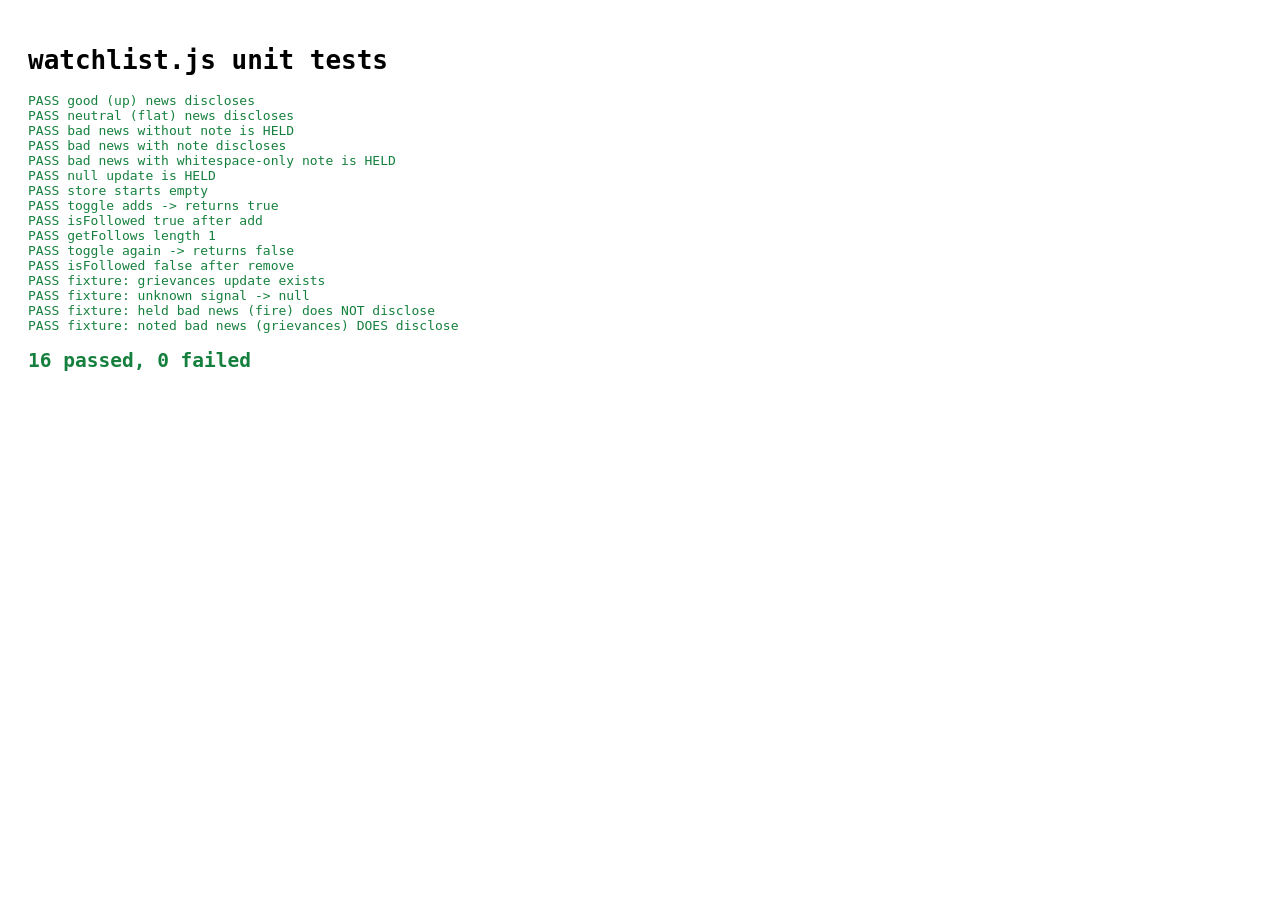
<file: watchlist.test.html>
<!DOCTYPE html>
<html lang="en"><head><meta charset="UTF-8"><title>watchlist.js tests</title>
<style>body{font-family:monospace;padding:20px}.pass{color:#15803d}.fail{color:#b91c1c;font-weight:700}h2.pass{color:#15803d}h2.fail{color:#b91c1c}</style>
<script>window.WATCHLIST_NO_AUTORUN = true;</script>
<script src="./watchlist.js"></script>
</head><body>
<h1>watchlist.js unit tests</h1><div id="out"></div>
<script>
var out = document.getElementById('out'), pass = 0, fail = 0, W = window.Watchlist;
function check(name, cond){var d=document.createElement('div');d.className=cond?'pass':'fail';
  d.textContent=(cond?'PASS  ':'FAIL  ')+name;out.appendChild(d);cond?pass++:fail++;}

check('good (up) news discloses', W.shouldDisclose({direction:'up',summary:'x'}) === true);
check('neutral (flat) news discloses', W.shouldDisclose({direction:'flat',summary:'x'}) === true);
check('bad news without note is HELD', W.shouldDisclose({direction:'down',summary:'x',note:''}) === false);
check('bad news with note discloses', W.shouldDisclose({direction:'down',summary:'x',note:'all fine'}) === true);
check('bad news with whitespace-only note is HELD', W.shouldDisclose({direction:'down',note:'   '}) === false);
check('null update is HELD', W.shouldDisclose(null) === false);

localStorage.removeItem(W.STORE_KEY);
check('store starts empty', W.getFollows().length === 0);
var rec = {signal:'grievances',project:'P1',projectName:'Proj One',label:'Grievance Mechanism',href:'community.html#follow-grievances'};
check('toggle adds -> returns true', W.toggleFollow(rec) === true);
check('isFollowed true after add', W.isFollowed('P1','grievances') === true);
check('getFollows length 1', W.getFollows().length === 1);
check('toggle again -> returns false', W.toggleFollow(rec) === false);
check('isFollowed false after remove', W.isFollowed('P1','grievances') === false);
localStorage.removeItem(W.STORE_KEY);

check('fixture: grievances update exists', W.getUpdate('PR-KFT-0142','grievances') !== null);
check('fixture: unknown signal -> null', W.getUpdate('PR-KFT-0142','nope') === null);
check('fixture: held bad news (fire) does NOT disclose', W.shouldDisclose(W.getUpdate('PR-KFT-0142','fire-disturbance')) === false);
check('fixture: noted bad news (grievances) DOES disclose', W.shouldDisclose(W.getUpdate('PR-KFT-0142','grievances')) === true);

var s=document.createElement('h2');s.textContent=pass+' passed, '+fail+' failed';s.className=fail?'fail':'pass';out.appendChild(s);
</script></body></html>
</file>
<file: style.css>
/* ForaOS Buyer Platform -- wireframe stylesheet
   Visual identity aligned to the PBPH-RE platform (pbph.ghgactions.id):
   shadcn/ui token system, Inter + JetBrains Mono, green primary, 6px radius.
   Structure/placeholders stay low-fi (dashed boxes, skeleton lines) since
   this is still a wireframe, not final production styling. */

:root {
  /* neutrals -- zinc scale, matches PBPH-RE's --background/--foreground/--muted */
  --bg: #fafafa;
  --surface: #ffffff;
  --ink: #0a0a0b;
  --gray-900: #18181b;
  --gray-700: #52525b;
  --gray-500: #71717a;   /* == PBPH-RE --muted-foreground */
  --gray-400: #a1a1aa;
  --gray-300: #d4d4d8;
  --gray-200: #e4e4e7;
  --gray-100: #f4f4f5;   /* == PBPH-RE --muted / --secondary */
  --border-c: #ececed;   /* == PBPH-RE --border (0 0% 94%) */
  --line: #a1a1aa;       /* dashed wireframe-placeholder stroke, needs more contrast than --border-c */

  /* brand -- PBPH-RE primary is HSL(142 76% 36%) = Tailwind green-600 */
  --accent: #16a34a;
  --accent-hover: #15803d;
  --accent-soft: #dcfce7;
  --accent-text: #15803d;

  /* semantic status, matching PBPH-RE's warning / destructive / info tokens.
     Text shades darkened one step from the raw PBPH-RE hue to clear WCAG AA
     (4.5:1) on their soft backgrounds -- the soft bg tones are unchanged. */
  --warn: #b45309;
  --warn-soft: #fef3c7;
  --danger: #b91c1c;
  --danger-soft: #fee2e2;
  --info: #1d4ed8;
  --info-soft: #dbeafe;

  --radius: 6px; /* == PBPH-RE --radius: .375rem */
  --font: "Inter", -apple-system, "Segoe UI", sans-serif;
  --font-mono: "JetBrains Mono", "Fira Code", monospace; /* PBPH-RE --font-mono, used for data readouts */
  --shadow-sm: 0 1px 2px 0 rgb(0 0 0 / 0.05);

  color-scheme: light;
}
body { transition: background-color .15s ease, color .15s ease; }

/* Dark theme -- PBPH-RE ships a shadcn .dark{} token block; mirrored here as
   html.dark so the toggle matches the reference app's own strategy.
   Text shades on soft badges are one step lighter than light-mode so they still
   clear 4.5:1 against the dark surfaces (see contrast notes in PR). */
html.dark {
  color-scheme: dark;
  --bg: #0a0a0b;
  --surface: #121214;
  --ink: #f4f4f5;
  --gray-900: #f4f4f5;
  --gray-700: #d4d4d8;
  --gray-500: #a1a1aa;
  --gray-400: #71717a;
  --gray-300: #3f3f46;
  --gray-200: #27272a;
  --gray-100: #18181b;
  --border-c: #27272a;
  --line: #52525b;

  --accent: #22c55e;
  --accent-hover: #4ade80;
  --accent-soft: rgba(34, 197, 94, 0.16);
  --accent-text: #4ade80;

  --warn: #fbbf24;
  --warn-soft: rgba(245, 158, 11, 0.16);
  --danger: #f87171;
  --danger-soft: rgba(239, 68, 68, 0.16);
  --info: #60a5fa;
  --info-soft: rgba(59, 130, 246, 0.16);

  --shadow-sm: 0 1px 2px 0 rgb(0 0 0 / 0.4);
}
html.dark body { background: var(--bg); }
html.dark .map-thumb, html.dark .map-block, html.dark .hero-thumb, html.dark .watch-thumb, html.dark .chart-block {
  background: repeating-linear-gradient(135deg, var(--gray-100), var(--gray-100) 8px, var(--surface) 8px, var(--surface) 16px);
}
html.dark .wf-chrome-note { background: #06120a; color: #86efac; }

* { box-sizing: border-box; }
html, body { margin: 0; padding: 0; }
body {
  font-family: var(--font);
  background: var(--bg);
  color: var(--ink);
  font-size: 14px;
  line-height: 1.45;
  -webkit-font-smoothing: antialiased;
}

a { color: inherit; text-decoration: none; }
.mono { font-family: var(--font-mono); font-variant-numeric: tabular-nums; }

/* ---------- shell chrome ---------- */
.wf-chrome-note {
  background: #0f1a0f;
  color: #dcfce7;
  font-size: 11px;
  letter-spacing: .03em;
  text-transform: uppercase;
  text-align: center;
  padding: 6px 12px;
}
.wf-chrome-note strong { color: #fff; }

.shell { display: flex; min-height: calc(100vh - 29px); }

/* ---------- sidebar (mirrors PBPH-RE's shadcn sidebar tokens) ---------- */
.sidebar {
  width: 252px;
  flex-shrink: 0;
  background: var(--surface);
  border-right: 1px solid var(--border-c);
  display: flex;
  flex-direction: column;
  padding: 16px 12px;
  position: sticky;
  top: 0;
  height: calc(100vh - 29px);
}
.sidebar-brand { display: flex; align-items: center; gap: 10px; padding: 4px 8px 16px; }
.brand-mark { width: 28px; height: 28px; border-radius: 50%; flex-shrink: 0; }
.wordmark { font-weight: 700; font-size: 15.5px; letter-spacing: -0.01em; }

.org-switch {
  display: flex; align-items: center; justify-content: space-between; gap: 6px;
  font-size: 12px; color: var(--gray-700); font-weight: 500;
  border: 1px solid var(--border-c); border-radius: var(--radius);
  padding: 8px 10px; background: var(--gray-100); margin-bottom: 16px;
  cursor: pointer; transition: border-color .12s ease;
}
.org-switch:hover { border-color: var(--gray-300); }
.org-switch svg { width: 14px; height: 14px; color: var(--gray-500); flex-shrink: 0; }

.sidebar-nav { display: flex; flex-direction: column; gap: 2px; }
.sidebar-nav a {
  display: flex; align-items: center; gap: 10px; font-size: 13px; font-weight: 500;
  color: var(--gray-700); padding: 9px 10px; border-radius: var(--radius);
  cursor: pointer; transition: background-color .12s ease, color .12s ease;
}
.sidebar-nav a svg { width: 16px; height: 16px; color: var(--gray-500); flex-shrink: 0; transition: color .12s ease; }
.sidebar-nav a:hover:not(.active) { background: var(--gray-100); color: var(--ink); }
.sidebar-nav a.active { background: var(--accent-soft); color: var(--accent-text); }
.sidebar-nav a.active svg { color: var(--accent-text); }

.sidebar-spacer { flex: 1; }
.sidebar-sync {
  display: flex; align-items: center; gap: 7px; font-size: 11px; color: var(--gray-500);
  padding: 10px 10px; border-top: 1px solid var(--border-c);
}
.sidebar-sync .pulse { width: 6px; height: 6px; border-radius: 50%; background: var(--accent); flex-shrink: 0; }
.sidebar-user {
  display: flex; align-items: center; gap: 8px; padding: 10px 10px 4px; border-top: 1px solid var(--border-c); margin-top: 4px;
}
.sidebar-user .avatar { width: 26px; height: 26px; }
.sidebar-user .who { font-size: 12px; font-weight: 600; }
.sidebar-user .role { font-size: 10.5px; color: var(--gray-500); }

/* ---------- main column ---------- */
.main { flex: 1; min-width: 0; }
.topbar-slim {
  display: flex; align-items: center; justify-content: space-between; gap: 16px;
  height: 52px; padding: 0 24px; border-bottom: 1px solid var(--border-c);
  background: var(--surface);
}
.search-box {
  display: flex; align-items: center; gap: 8px; color: var(--gray-700); font-size: 12.5px;
  border: 1px solid var(--border-c); border-radius: var(--radius); padding: 7px 12px;
  width: 260px; background: var(--gray-100);
}
.search-box svg { width: 14px; height: 14px; flex-shrink: 0; }
.topbar-right { display: flex; align-items: center; gap: 14px; }
.icon-btn {
  width: 32px; height: 32px; border-radius: 50%;
  border: 1px solid var(--border-c); display: flex; align-items: center;
  justify-content: center; color: var(--gray-700); position: relative;
  cursor: pointer; transition: background-color .12s ease, border-color .12s ease;
}
.icon-btn:hover { background: var(--gray-100); border-color: var(--gray-300); }
.icon-btn svg { width: 15px; height: 15px; }
.icon-btn .dot {
  position: absolute; top: -1px; right: -1px; width: 8px; height: 8px;
  border-radius: 50%; background: var(--danger); border: 1.5px solid var(--surface);
}
.avatar {
  width: 30px; height: 30px; border-radius: 50%; background: var(--accent-soft); color: var(--accent-text);
  display: flex; align-items: center; justify-content: center;
  font-size: 11px; font-weight: 700;
}

/* ---------- annotation frames ---------- */
.wf-tag {
  display: inline-flex; align-items: center; gap: 6px;
  font-size: 10.5px; text-transform: uppercase; letter-spacing: .04em;
  color: var(--gray-500); margin-bottom: 8px;
}
.wf-tag .badge {
  width: 16px; height: 16px; border-radius: 50%; background: var(--accent);
  color: #fff; font-size: 9.5px; font-weight: 700; display: flex;
  align-items: center; justify-content: center; letter-spacing: 0;
}

.frame {
  border: 1px dashed var(--line);
  border-radius: var(--radius);
  padding: 14px;
  background: rgba(255,255,255,.5);
}

/* ---------- page shell ---------- */
.page { max-width: 1180px; margin: 0 auto; padding: 20px 24px; }
.page-head {
  display: flex; align-items: baseline; justify-content: space-between;
  margin-bottom: 16px; flex-wrap: wrap; gap: 8px;
}
.page-head h1 { font-size: 21px; margin: 0 0 2px; font-weight: 700; letter-spacing: -0.01em; }
.page-head .sub { font-size: 12.5px; color: var(--gray-500); margin: 0; }
.freshness {
  font-size: 11.5px; color: var(--gray-700); display: flex; align-items: center; gap: 6px;
  border: 1px solid var(--border-c); border-radius: 20px; padding: 5px 12px; background: var(--surface);
}
.freshness .pulse { width: 6px; height: 6px; border-radius: 50%; background: var(--accent); }

.breadcrumb { font-size: 12px; color: var(--gray-500); margin-bottom: 10px; }
.breadcrumb .cur { color: var(--ink); font-weight: 600; }

/* ---------- KPI row ---------- */
.kpi-row { display: grid; grid-template-columns: repeat(4, 1fr); gap: 12px; margin-bottom: 22px; }
.kpi-card {
  background: var(--surface); border: 1px solid var(--border-c); border-radius: var(--radius);
  padding: 14px 16px; box-shadow: var(--shadow-sm);
}
.kpi-label { font-size: 11px; color: var(--gray-500); text-transform: uppercase; letter-spacing: .03em; margin-bottom: 6px; }
.kpi-value { font-size: 24px; font-weight: 700; letter-spacing: -0.01em; }
.kpi-delta { font-size: 11.5px; margin-top: 4px; color: var(--gray-500); }
.kpi-delta.warn { color: var(--warn); }
.kpi-delta.good { color: var(--accent-text); }

/* ---------- layout grid ---------- */
.layout-2col { display: grid; grid-template-columns: 2.15fr 1fr; gap: 20px; align-items: start; }
.stack { display: flex; flex-direction: column; gap: 16px; }

.section-title {
  font-size: 13.5px; font-weight: 700; margin: 0 0 10px;
  display: flex; align-items: center; justify-content: space-between;
}
.section-title .hint { font-size: 11px; color: var(--gray-500); font-weight: 400; }

/* ---------- project cards ---------- */
.search-row { display: flex; gap: 8px; margin-bottom: 14px; }
.search-input, .filter-chip {
  border: 1px solid var(--border-c); border-radius: var(--radius); background: var(--surface);
  font-size: 12.5px; color: var(--gray-500); padding: 8px 12px;
}
.search-input { flex: 1; }

.project-grid { display: grid; grid-template-columns: repeat(3, 1fr); gap: 12px; }
.project-card {
  background: var(--surface); border: 1px solid var(--border-c); border-radius: var(--radius);
  overflow: hidden; display: flex; flex-direction: column; box-shadow: var(--shadow-sm);
  cursor: pointer; transition: border-color .12s ease, box-shadow .12s ease;
}
.project-card:hover { border-color: var(--gray-300); box-shadow: 0 4px 10px 0 rgb(0 0 0 / 0.06); }
html.dark .project-card:hover { box-shadow: 0 4px 14px 0 rgb(0 0 0 / 0.5); }
.map-thumb {
  height: 84px; border-bottom: 1px dashed var(--line); background:
    repeating-linear-gradient(135deg, var(--gray-100), var(--gray-100) 8px, #fff 8px, #fff 16px);
  display: flex; align-items: center; justify-content: center;
  font-size: 10.5px; color: var(--gray-500); text-transform: uppercase; letter-spacing: .04em;
}
.project-card .body { padding: 12px 14px; display: flex; flex-direction: column; gap: 8px; flex: 1; }
.project-card .name { font-size: 13.5px; font-weight: 700; }
.project-card .loc { font-size: 11.5px; color: var(--gray-500); }
.badge-row { display: flex; gap: 6px; flex-wrap: wrap; }
.chip {
  font-size: 10.5px; font-weight: 600; border-radius: 20px; padding: 3px 9px;
  display: inline-flex; align-items: center; gap: 4px;
}
.chip.good { background: var(--accent-soft); color: var(--accent-text); }
.chip.info { background: var(--info-soft); color: var(--info); }
.chip.neutral { background: var(--gray-100); color: var(--gray-700); }
.chip.warn { background: var(--warn-soft); color: var(--warn); }
.chip.danger { background: var(--danger-soft); color: var(--danger); }
.card-foot {
  margin-top: auto; display: flex; align-items: center; justify-content: space-between;
  font-size: 11px; color: var(--gray-500); border-top: 1px solid var(--border-c); padding-top: 8px;
}
.card-foot .link { color: var(--accent-text); font-weight: 600; cursor: pointer; }
.card-foot .link:hover { text-decoration: underline; }

/* ---------- sidebar panels (right-hand info panels, not primary nav) ---------- */
.panel { background: var(--surface); border: 1px solid var(--border-c); border-radius: var(--radius); padding: 14px; box-shadow: var(--shadow-sm); }
.activity-row { display: flex; gap: 10px; padding: 8px 0; border-bottom: 1px solid var(--border-c); }
.activity-row:last-child { border-bottom: none; }
.activity-dot { width: 7px; height: 7px; border-radius: 50%; background: var(--gray-400); margin-top: 5px; flex-shrink: 0; }
.activity-dot.accent { background: var(--accent); }
.activity-dot.warn { background: var(--danger); }
.activity-text { font-size: 12px; color: var(--gray-900); }
.activity-time { font-size: 10.5px; color: var(--gray-500); margin-top: 2px; }

.fresh-table { width: 100%; border-collapse: collapse; font-size: 11.5px; }
.fresh-table td { padding: 6px 0; border-bottom: 1px solid var(--border-c); }
.fresh-table tr:last-child td { border-bottom: none; }
.fresh-table .pkg { color: var(--gray-900); }
.fresh-table .stamp { color: var(--gray-500); text-align: right; }
.status-dot { width: 7px; height: 7px; border-radius: 50%; display: inline-block; margin-right: 5px; }
.status-dot.good { background: var(--accent); }
.status-dot.warn { background: var(--warn); }

.watch-row { display: flex; align-items: center; gap: 8px; padding: 7px 0; border-bottom: 1px solid var(--border-c); font-size: 12px; }
.watch-row:last-child { border-bottom: none; }
.watch-thumb { width: 26px; height: 26px; border-radius: 4px; background: var(--gray-100); border: 1px dashed var(--line); flex-shrink: 0; }

/* ---------- skeleton text (placeholder body copy) ---------- */
.sk-line { height: 9px; border-radius: 3px; background: var(--gray-200); margin-bottom: 8px; }
.sk-line.w-95 { width: 95%; }
.sk-line.w-88 { width: 88%; }
.sk-line.w-70 { width: 70%; }
.sk-line.w-60 { width: 60%; }

/* ---------- footer note ---------- */
.disclosure {
  font-size: 11px; color: var(--gray-500); border-top: 1px solid var(--border-c);
  padding-top: 12px; margin-top: 22px; font-style: italic;
}

/* ---------- legend block ---------- */
.legend {
  margin-top: 28px; border-top: 1px solid var(--border-c); padding-top: 16px;
}
.legend h2 { font-size: 13px; margin: 0 0 10px; }
.legend ol { margin: 0; padding-left: 0; list-style: none; display: grid; gap: 8px; }
.legend li { display: flex; gap: 10px; font-size: 12px; color: var(--gray-700); align-items: baseline; }
.legend .badge {
  width: 17px; height: 17px; border-radius: 50%; background: var(--accent); color: #fff;
  font-size: 10px; font-weight: 700; display: flex; align-items: center; justify-content: center;
  flex-shrink: 0;
}

/* ---------- project overview specific ---------- */
.ov-header {
  background: var(--surface); border: 1px solid var(--border-c); border-radius: var(--radius);
  padding: 18px 20px; display: flex; justify-content: space-between; gap: 20px; margin-bottom: 16px;
  box-shadow: var(--shadow-sm);
}
.ov-header .name { font-size: 19px; font-weight: 700; letter-spacing: -0.01em; }
.ov-header .loc { font-size: 12.5px; color: var(--gray-500); margin: 4px 0 10px; }
.ov-header .hero-thumb {
  width: 180px; height: 88px; flex-shrink: 0; border-radius: var(--radius);
  border: 1px dashed var(--line);
  background: repeating-linear-gradient(135deg, var(--gray-100), var(--gray-100) 8px, #fff 8px, #fff 16px);
  display: flex; align-items: center; justify-content: center;
  font-size: 10px; color: var(--gray-500); text-transform: uppercase; letter-spacing: .04em; text-align: center;
}
.ov-header .meta { font-size: 11px; color: var(--gray-500); margin-top: 10px; }

.tabs { display: flex; gap: 2px; border-bottom: 1px solid var(--border-c); margin-bottom: 18px; overflow-x: auto; }
.tabs a {
  font-size: 12.5px; color: var(--gray-500); font-weight: 500; padding: 10px 14px; border-bottom: 2px solid transparent;
  white-space: nowrap; cursor: pointer; transition: color .12s ease, border-color .12s ease;
}
.tabs a:hover:not(.active) { color: var(--gray-900); }
.tabs a.active { color: var(--ink); font-weight: 600; border-bottom-color: var(--accent); }

.facts-table { width: 100%; border-collapse: collapse; font-size: 12.5px; margin-top: 4px; }
.facts-table td { padding: 7px 0; border-bottom: 1px solid var(--border-c); vertical-align: top; }
.facts-table td.k { color: var(--gray-500); width: 38%; }
.facts-table td.v { color: var(--ink); font-weight: 500; }

.map-block {
  height: 190px; border: 1px dashed var(--line); border-radius: var(--radius);
  background: repeating-linear-gradient(135deg, var(--gray-100), var(--gray-100) 10px, #fff 10px, #fff 20px);
  display: flex; align-items: center; justify-content: center; flex-direction: column; gap: 4px;
  font-size: 11px; color: var(--gray-500); text-transform: uppercase; letter-spacing: .04em; text-align: center;
}
.map-legend { font-size: 10.5px; color: var(--gray-500); margin-top: 8px; }

.sdg-row { display: flex; gap: 8px; margin-top: 10px; flex-wrap: wrap; }
.sdg-chip {
  width: 34px; height: 34px; border-radius: 6px; background: var(--gray-100);
  border: 1px solid var(--border-c); display: flex; align-items: center; justify-content: center;
  font-size: 10px; font-weight: 700; color: var(--gray-700);
}

.metric-card { background: var(--surface); border: 1px solid var(--border-c); border-radius: var(--radius); padding: 13px 15px; box-shadow: var(--shadow-sm); }
.metric-card .label { font-size: 10.5px; text-transform: uppercase; letter-spacing: .03em; color: var(--gray-500); margin-bottom: 5px; }
.metric-card .value-row { display: flex; align-items: baseline; gap: 8px; }
.metric-card .value { font-size: 21px; font-weight: 700; }
.metric-card .unit { font-size: 11.5px; color: var(--gray-500); }
.metric-card .disclosure-line {
  font-size: 10.5px; color: var(--gray-500); font-style: italic; margin-top: 8px;
  border-top: 1px solid var(--border-c); padding-top: 7px;
}

/* ---------- assurance page ---------- */
.src-line {
  font-size: 10.5px; color: var(--gray-500); font-style: italic;
  margin-top: 8px; border-top: 1px solid var(--border-c); padding-top: 7px;
}
.assr-grid { display: grid; grid-template-columns: 1fr 1fr; gap: 12px; }
.assr-card {
  background: var(--surface); border: 1px solid var(--border-c); border-radius: var(--radius);
  padding: 14px 15px; box-shadow: var(--shadow-sm); display: flex; flex-direction: column; gap: 6px;
}
.assr-card .assr-label { font-size: 10.5px; text-transform: uppercase; letter-spacing: .03em; color: var(--gray-500); }
.assr-card .assr-value { font-size: 15px; font-weight: 700; display: flex; align-items: center; gap: 8px; }
.assr-card .assr-sub { font-size: 11.5px; color: var(--gray-700); }

/* generic data table (credits by vintage) */
.data-table { width: 100%; border-collapse: collapse; font-size: 12px; }
.data-table th {
  text-align: left; font-size: 10px; text-transform: uppercase; letter-spacing: .03em;
  color: var(--gray-500); font-weight: 600; padding: 7px 8px; border-bottom: 1px solid var(--border-c);
}
.data-table td { padding: 8px; border-bottom: 1px solid var(--border-c); }
.data-table tr:last-child td { border-bottom: none; }
.data-table .mono { color: var(--gray-700); }

/* assurance process stepper */
.proc { margin-top: 2px; }
.proc-step { display: flex; gap: 12px; }
.proc-rail { display: flex; flex-direction: column; align-items: center; }
.proc-dot {
  width: 13px; height: 13px; border-radius: 50%; border: 2px solid var(--accent);
  background: var(--accent); flex-shrink: 0; margin-top: 2px; z-index: 1;
}
.proc-dot.active { background: var(--surface); box-shadow: 0 0 0 3px var(--accent-soft); }
.proc-dot.pending { background: var(--surface); border-color: var(--gray-300); }
.proc-line { width: 2px; flex: 1; background: var(--border-c); margin: 2px 0; min-height: 14px; }
.proc-step:last-child .proc-line { display: none; }
.proc-body { padding-bottom: 14px; }
.proc-step:last-child .proc-body { padding-bottom: 0; }
.proc-title { font-size: 12.5px; font-weight: 600; }
.proc-meta { font-size: 11px; color: var(--gray-500); margin-top: 2px; }

/* disclosure-completeness meter */
.meter { display: flex; flex-direction: column; gap: 8px; }
.meter-head { display: flex; justify-content: space-between; align-items: baseline; font-size: 11.5px; }
.meter-head .count { font-weight: 700; font-size: 13px; }
.meter-track { height: 8px; border-radius: 20px; background: var(--gray-200); overflow: hidden; }
.meter-fill { height: 100%; background: var(--accent); border-radius: 20px; }
.meter-note { font-size: 11px; color: var(--gray-500); }
.meter-pending { display: flex; align-items: center; gap: 6px; font-size: 11.5px; color: var(--warn); margin-top: 2px; }

/* ---------- community page ---------- */
.redaction-note {
  display: flex; align-items: flex-start; gap: 8px;
  font-size: 11.5px; line-height: 1.45; color: var(--gray-700);
  background: var(--gray-100); border: 1px solid var(--border-c);
  border-radius: var(--radius); padding: 10px 12px; margin-top: 2px;
}
.redaction-note svg { flex-shrink: 0; margin-top: 1px; color: var(--gray-500); }
.redaction-note strong { color: var(--gray-900); }

/* ---------- carbon integrity page ---------- */
.grid-3 { display: grid; grid-template-columns: repeat(3, 1fr); gap: 12px; }
.chart-block {
  height: 150px; border: 1px dashed var(--line); border-radius: var(--radius);
  background: repeating-linear-gradient(135deg, var(--gray-100), var(--gray-100) 10px, #fff 10px, #fff 20px);
  display: flex; align-items: center; justify-content: center; flex-direction: column; gap: 4px;
  font-size: 11px; color: var(--gray-500); text-transform: uppercase; letter-spacing: .04em; text-align: center;
}
.chart-block.sm { height: 110px; }
.legend-inline { display: flex; gap: 14px; flex-wrap: wrap; font-size: 11px; color: var(--gray-700); margin-top: 8px; }
.legend-inline span { display: inline-flex; align-items: center; gap: 5px; }
.swatch { width: 10px; height: 10px; border-radius: 2px; display: inline-block; }

/* ---------- documents page ---------- */
.toolbar { display: flex; gap: 8px; align-items: center; margin-bottom: 14px; flex-wrap: wrap; }
.btn {
  font-size: 12px; font-weight: 600; border-radius: var(--radius); padding: 8px 12px;
  border: 1px solid var(--border-c); background: var(--surface); color: var(--ink);
  cursor: pointer; display: inline-flex; align-items: center; gap: 6px; white-space: nowrap;
}
.btn.primary { background: var(--accent); border-color: var(--accent); color: #fff; }
.btn svg { width: 14px; height: 14px; }
.doc-row { display: flex; align-items: center; gap: 12px; padding: 11px 0; border-bottom: 1px solid var(--border-c); }
.doc-row:last-child { border-bottom: none; }
.doc-ico { width: 30px; height: 30px; border-radius: 6px; background: var(--gray-100); color: var(--gray-500); display: flex; align-items: center; justify-content: center; flex-shrink: 0; }
.doc-main { flex: 1; min-width: 0; }
.doc-name { font-size: 12.5px; font-weight: 600; color: var(--gray-900); }
.doc-meta { font-size: 11px; color: var(--gray-500); margin-top: 2px; }
.doc-actions { display: flex; align-items: center; gap: 10px; flex-shrink: 0; }

/* ---------- timeline page ---------- */
.timeline { position: relative; padding-left: 22px; }
.timeline::before { content: ""; position: absolute; left: 6px; top: 4px; bottom: 4px; width: 2px; background: var(--border-c); }
.tl-item { position: relative; padding: 0 0 16px 0; }
.tl-item:last-child { padding-bottom: 0; }
.tl-item::before { content: ""; position: absolute; left: -19px; top: 3px; width: 10px; height: 10px; border-radius: 50%; background: var(--accent); border: 2px solid var(--surface); box-shadow: 0 0 0 1px var(--border-c); }
.tl-item.warn::before { background: var(--warn); }
.tl-item.danger::before { background: var(--danger); }
.tl-item.info::before { background: var(--info); }
.tl-date { font-size: 11px; color: var(--gray-500); font-weight: 600; }
.tl-title { font-size: 12.5px; font-weight: 600; color: var(--gray-900); margin: 1px 0 2px; }
.tl-desc { font-size: 11.5px; color: var(--gray-700); }

@media (max-width: 900px) {
  .assr-grid { grid-template-columns: 1fr; }
  .grid-3 { grid-template-columns: 1fr; }
  .shell { flex-direction: column; }
  .sidebar { width: 100%; height: auto; position: static; flex-direction: row; align-items: center; flex-wrap: wrap; }
  .sidebar-brand { padding: 4px 10px; }
  .org-switch { margin-bottom: 0; }
  .sidebar-nav { flex-direction: row; }
  .sidebar-spacer { display: none; }
  .sidebar-sync, .sidebar-user { display: none; }
  .kpi-row { grid-template-columns: repeat(2, 1fr); }
  .layout-2col { grid-template-columns: 1fr; }
  .project-grid { grid-template-columns: 1fr; }
  .search-box { display: none; }
  .ov-header { flex-direction: column; }
  .ov-header .hero-thumb { width: 100%; }
}

/* ===== Watchlist follow button ===== */
.section-title--followable { display:flex; align-items:center; gap:8px; }
.follow-btn {
  margin-left:auto; display:inline-flex; align-items:center; gap:5px;
  padding:3px 9px; border:1px solid var(--gray-300, #d1d5db); border-radius:999px;
  background:var(--white, #fff); font:inherit; font-size:11.5px; font-weight:600;
  color:var(--gray-700, #374151); cursor:pointer; line-height:1; white-space:nowrap;
}
.follow-btn:hover { border-color:var(--accent, #16a34a); color:var(--accent-text, #15803d); }
.follow-btn[aria-pressed="true"] {
  border-color:var(--accent, #16a34a); color:var(--accent-text, #15803d);
  background:var(--accent-weak, #f0fdf4);
}
.follow-btn .follow-ico { width:13px; height:13px; flex:none; }
.follow-btn--chip { margin-left:8px; }

/* ===== My Watchlist page ===== */
.wl-list { display:block; }
.wl-row { display:block; text-decoration:none; color:inherit; padding:14px 16px;
  border:1px solid var(--gray-200, #e5e7eb); border-radius:10px; margin-bottom:10px;
  background:var(--white, #fff); }
.wl-row:hover { border-color:var(--accent, #16a34a); }
.wl-meta { display:flex; align-items:baseline; gap:10px; margin-bottom:5px; }
.wl-project { font-size:11px; color:var(--gray-500, #6b7280); text-transform:uppercase; letter-spacing:.04em; }
.wl-label { font-size:13.5px; font-weight:600; color:var(--gray-900, #111827); }
.wl-change { font-size:12.5px; }
.wl-change .wl-dir { font-weight:700; }
.wl-change.good { color:var(--accent-text, #15803d); }
.wl-change.warn { color:var(--warn, #d97706); }
.wl-change.neutral, .wl-change.muted { color:var(--gray-500, #6b7280); }
.wl-note { font-size:11.5px; color:var(--gray-700, #374151); margin-top:4px;
  padding-left:16px; border-left:2px solid var(--accent-weak, #bbf7d0); }
.wl-empty { font-size:13px; color:var(--gray-500, #6b7280); padding:30px; text-align:center;
  border:1px dashed var(--gray-300, #d1d5db); border-radius:10px; }
</file>
